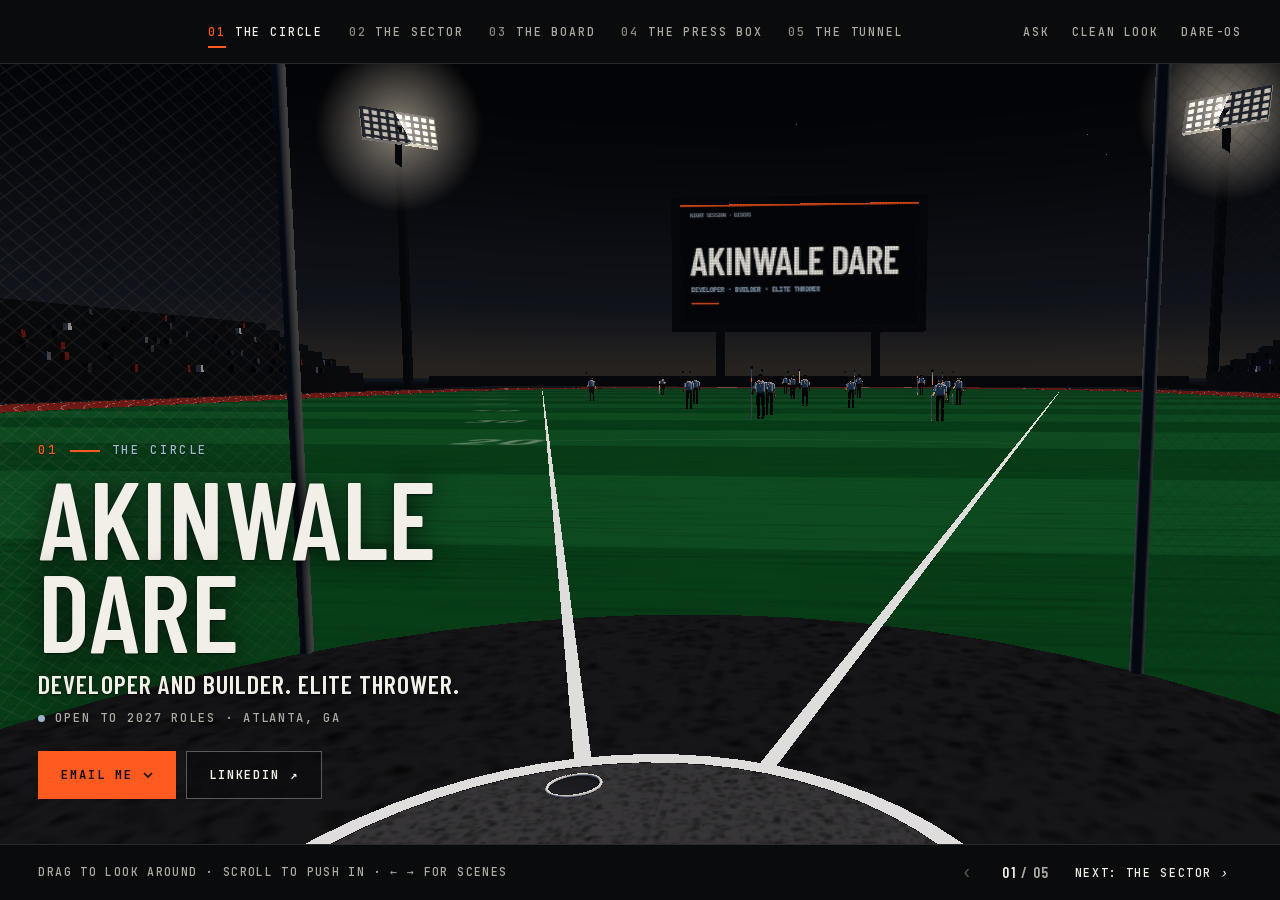
<file: index.html>
<!doctype html>
<html lang="en" data-theme="throws" data-chrome="mac" data-view="stage" data-shot="0">
<head>
<meta charset="utf-8">
<meta name="viewport" content="width=device-width, initial-scale=1, viewport-fit=cover">
<title>Akinwale Dare | Developer and Builder, Elite Thrower</title>
<meta name="description" content="Akinwale Dare: developer and builder in Atlanta, and an elite thrower (discus and hammer). Five scenes at a night meet: his work as measured marks in the sector, live numbers on the board, a short bio and how to reach him.">
<link rel="canonical" href="https://dare-os.vercel.app/">
<meta name="author" content="Akinwale Dare">
<link rel="icon" href="favicon.ico" sizes="any">
<link rel="icon" href="img/favicon-32.png" type="image/png" sizes="32x32">
<link rel="icon" href="img/logo.svg" type="image/svg+xml">
<link rel="apple-touch-icon" href="img/apple-touch-icon.png">
<meta property="og:type" content="profile">
<meta property="og:site_name" content="Akinwale Dare">
<meta property="og:title" content="Akinwale Dare | Developer and Builder, Elite Thrower">
<meta property="og:description" content="Five scenes at a night meet: every project is a measured mark in the sector, the live numbers are on the board, and the tunnel is how to reach him.">
<meta property="og:image" content="https://dare-os.vercel.app/img/og.jpg">
<meta property="og:image:alt" content="Akinwale Dare: the view from the discus circle at a night meet">
<meta property="og:url" content="https://dare-os.vercel.app/">
<meta property="profile:first_name" content="Akinwale">
<meta property="profile:last_name" content="Dare">
<meta name="twitter:card" content="summary_large_image">
<meta name="twitter:title" content="Akinwale Dare | Developer and Builder, Elite Thrower">
<meta name="twitter:description" content="Developer and builder. Elite thrower. Every project is a measured mark in the sector.">
<meta name="twitter:image" content="https://dare-os.vercel.app/img/og.jpg">
<meta name="theme-color" content="#0a0b0d">
<script type="application/ld+json">
{"@context":"https://schema.org","@type":"Person","name":"Akinwale Dare","url":"https://dare-os.vercel.app/","image":"https://dare-os.vercel.app/img/og.jpg","jobTitle":"Software Engineer","description":"Developer and builder. Elite thrower: discus and hammer.","worksFor":{"@type":"Organization","name":"Medland Engineers"},"affiliation":{"@type":"CollegeOrUniversity","name":"Life University"},"address":{"@type":"PostalAddress","addressLocality":"Atlanta","addressRegion":"GA","addressCountry":"US"},"knowsAbout":["TypeScript","React","Next.js","Node.js","Swift","Python","Three.js","Computer vision"],"sameAs":["https://www.linkedin.com/in/akinwaledare","https://github.com/Waleee7","https://worldathletics.org/athletes/united-states/joshua-dare-14939088"]}
</script>
<script>
// Before first paint: the view, the scene and the look. The view is the film (default), the
// desktop (?view=os, a ?theme= link, a #app/ deep link, or already entered this visit) or the
// plain résumé (?view=clean). A scene link (#the-board) always opens the film at that scene.
// The film and the résumé always wear Cinema; the desktop wears the visitor's saved look.
(function (d) {
  var T = { throws: 'mac', retro98: 'win', mac: 'mac', win11: 'win' }, S = ['the-circle', 'the-sector', 'the-board', 'the-press-box', 'the-tunnel'];
  var own = Object.prototype.hasOwnProperty, q = null, t = null, v = 'stage', w = null, s = S.indexOf(location.hash.slice(1));
  d.classList.add('js');
  try { q = new URLSearchParams(location.search); t = q.get('theme'); w = q.get('view'); } catch (e) { q = null; }
  if (w === 'clean' || w === 'stage') v = w;
  else if (s >= 0) v = 'stage';
  else if (w === 'os' || own.call(T, t) || /^#(app|work)\//.test(location.hash)) v = 'os';
  else { try { if (sessionStorage.getItem('jd-view') === 'os') v = 'os'; } catch (e) { /* storage blocked */ } }
  if (!own.call(T, t)) { try { t = localStorage.getItem('jd-theme'); } catch (e) { t = null; } }
  if (!own.call(T, t) || v !== 'os') t = 'throws';
  d.setAttribute('data-theme', t);
  d.setAttribute('data-chrome', T[t]);
  d.setAttribute('data-view', v);
  d.setAttribute('data-shot', String(s < 0 ? 0 : s));
})(document.documentElement);
</script>
<link rel="preload" href="fonts/barlow-condensed-600.woff2" as="font" type="font/woff2" crossorigin>
<link rel="preload" href="fonts/jetbrains-mono.woff2" as="font" type="font/woff2" crossorigin>
<link rel="preload" as="image" href="img/poster.webp" type="image/webp" fetchpriority="high" media="(min-width: 760px) and (min-aspect-ratio: 4/5)">
<link rel="preload" as="image" href="img/poster-tall.webp" type="image/webp" fetchpriority="high" media="(max-width: 759px), (max-aspect-ratio: 4/5)">
<link rel="stylesheet" href="cinema.css">
<link rel="stylesheet" href="style.css">
<script src="js/board.js" defer></script>
<script src="js/throw.js" defer></script>
<script src="js/kb.js" defer></script>
<script src="js/ask.js" defer></script>
<script src="js/wm.js" defer></script>
<script src="js/shell.js" defer></script>
<script src="js/main.js" defer></script>
<script src="js/chat.js" defer></script>
<script src="js/discus.js" defer></script>
<script src="js/term.js" defer></script>
<script src="js/live.js" defer></script>
<script src="js/news.js" defer></script>
<script src="js/scenes.js" defer></script>
</head>
<body>
<a class="skip" href="#desk">Skip to the content</a>

<!-- One icon set for every theme. The shell clones these; each theme colours and frames them. -->
<template id="ic-doc"><svg class="ic" viewBox="0 0 32 32" aria-hidden="true" focusable="false"><path class="a" d="M7 3h12l6 6v20H7z"/><path class="b" d="M19 3v6h6z"/><path class="c" d="M11 14h10M11 18h10M11 22h7"/></svg></template>
<template id="ic-news"><svg class="ic" viewBox="0 0 32 32" aria-hidden="true" focusable="false"><path class="a" d="M16 3l3.6 8.4 9.1.8-6.9 6 2.1 8.9L16 22.4l-7.9 4.7 2.1-8.9-6.9-6 9.1-.8z"/></svg></template>
<template id="ic-folder"><svg class="ic" viewBox="0 0 32 32" aria-hidden="true" focusable="false"><path class="b" d="M3 6h9l3 3h14v18H3z"/><path class="a" d="M3 12h26v15H3z"/></svg></template>
<template id="ic-discus"><svg class="ic" viewBox="0 0 32 32" aria-hidden="true" focusable="false"><path class="c" d="M12.5 19.5L28.5 6M13.6 23.4l16.4-3.6"/><circle class="a" cx="9" cy="23" r="5.5"/><circle class="d" cx="9" cy="23" r="2"/></svg></template>
<template id="ic-chat"><svg class="ic" viewBox="0 0 32 32" aria-hidden="true" focusable="false"><path class="a" d="M4 6h24v15H15l-7 6v-6H4z"/><path class="c" style="stroke-width:3.2" d="M10.5 13.5h0M16 13.5h0M21.5 13.5h0"/></svg></template>
<template id="ic-medal"><svg class="ic" viewBox="0 0 32 32" aria-hidden="true" focusable="false"><path class="b" d="M9 3h6l3 8h-6zM23 3h-6l-3 8h6z"/><circle class="a" cx="16" cy="20" r="8"/><path class="d" d="M16 15.6L17.12 18.46L20.18 18.64L17.81 20.59L18.59 23.56L16 21.9L13.41 23.56L14.19 20.59L11.82 18.64L14.88 18.46Z"/></svg></template>
<template id="ic-mail"><svg class="ic" viewBox="0 0 32 32" aria-hidden="true" focusable="false"><path class="a" d="M3 8h26v17H3z"/><path class="c" d="M3.5 8.5L16 18l12.5-9.5"/></svg></template>
<template id="ic-term"><svg class="ic" viewBox="0 0 32 32" aria-hidden="true" focusable="false"><path class="b" d="M3 5h26v22H3z"/><path class="a" d="M3 5h26v4H3z"/><path class="c" d="M8 14l4 3-4 3M14.5 21h8"/></svg></template>
<template id="ic-gear"><svg class="ic" viewBox="0 0 32 32" aria-hidden="true" focusable="false"><path class="a" d="M25.37 13.92L29.06 14.05L29.06 17.95L25.37 18.08L24.10 21.16L26.61 23.85L23.85 26.61L21.16 24.10L18.08 25.37L17.95 29.06L14.05 29.06L13.92 25.37L10.84 24.10L8.15 26.61L5.39 23.85L7.90 21.16L6.63 18.08L2.94 17.95L2.94 14.05L6.63 13.92L7.90 10.84L5.39 8.15L8.15 5.39L10.84 7.90L13.92 6.63L14.05 2.94L17.95 2.94L18.08 6.63L21.16 7.90L23.85 5.39L26.61 8.15L24.10 10.84Z"/><circle class="e" cx="16" cy="16" r="4.6"/></svg></template>
<template id="ic-bin"><svg class="ic" viewBox="0 0 32 32" aria-hidden="true" focusable="false"><path class="a" d="M8 10h16l-1.6 18H9.6z"/><path class="b" d="M5.5 7h21v3h-21zM13 4h6v3h-6z"/><path class="c" d="M13 14v10M16 14v10M19 14v10"/></svg></template>
<template id="ic-app"><svg class="ic" viewBox="0 0 32 32" aria-hidden="true" focusable="false"><path class="e" d="M3 6h26v21H3z"/><path class="a" d="M3 6h26v5H3z"/><path class="c" d="M8 16h9M8 20h13"/></svg></template>
<template id="ic-cam"><svg class="ic" viewBox="0 0 32 32" aria-hidden="true" focusable="false"><path class="c" d="M4 11V4h7M21 4h7v7M28 21v7h-7M11 28H4v-7"/><circle class="a" cx="16" cy="16" r="6.5"/><circle class="e" cx="16" cy="16" r="2.6"/></svg></template>
<template id="ic-stick"><svg class="ic" viewBox="0 0 32 32" aria-hidden="true" focusable="false"><path class="c" d="M16 11v9M16 14l-6.5 4.5M16 14l7-3.5M16 20l-5 8M16 20l5.5 8"/><circle class="a" cx="16" cy="7" r="3.8"/></svg></template>
<template id="ic-bag"><svg class="ic" viewBox="0 0 32 32" aria-hidden="true" focusable="false"><path class="a" d="M6 11h20l-1.5 17h-17z"/><path class="c" d="M11.5 14V9a4.5 4.5 0 0 1 9 0v5"/></svg></template>

<!-- Mac-style themes: the menu bar -->
<header class="menubar" aria-label="Menu bar">
  <button class="mb-logo" type="button" data-launch="readme" aria-label="About Akinwale Dare"><span data-icon="discus"></span></button>
  <b class="mb-name">Akinwale Dare</b>
  <nav class="mb-menu" aria-label="Menu">
    <button type="button" class="to-stage" data-view-go="stage"><span class="to-ring" aria-hidden="true"></span>Scenes</button>
    <button type="button" data-launch="projects">Projects</button>
    <button type="button" data-launch="circle">DISCUS DISASTER</button>
    <button type="button" data-launch="ask">Ask</button>
    <button type="button" data-launch="contact">Contact</button>
  </nav>
  <div class="mb-right">
    <button class="news-btn" type="button" data-launch="news"><span aria-hidden="true">★</span> What's New</button>
    <span class="live-pill" title="Products answering right now, probed from your browser"><span class="ldot" aria-hidden="true"></span><span><span data-count="sites">11</span>/11 live</span></span>
    <button class="mb-search" type="button" data-launch="ask" aria-label="Search: ask the portfolio"><svg viewBox="0 0 20 20" aria-hidden="true" focusable="false"><circle cx="8.5" cy="8.5" r="5.5"/><path d="M12.6 12.6L17 17"/></svg></button>
    <span class="clock" data-clock="mac"></span>
  </div>
</header>

<main class="desk" id="desk" tabindex="-1">
  <h1 class="sr desk-h">Akinwale Dare: developer and builder, elite thrower. Atlanta.</h1>

  <!-- ============ CINEMA: five scenes at a night meet. The 3D (js/cinema3d.js) plays behind the words ============ -->
  <section class="cine" id="stage" aria-label="Akinwale Dare, in five scenes">
    <div class="cine-frame">
      <picture class="cine-poster">
        <source media="(max-width: 759px), (max-aspect-ratio: 4/5)" srcset="img/poster-tall.webp" type="image/webp" width="780" height="744">
        <img src="img/poster.webp" alt="" width="1600" height="867" fetchpriority="high">
      </picture>
      <canvas class="cine-canvas" aria-hidden="true"></canvas>
    </div>

    <header class="cine-top">
      <a class="cine-mark" href="#the-circle" data-go="0">Akinwale Dare</a>
      <nav class="cine-shots" aria-label="Scenes">
        <ol>
          <li><a href="#the-circle" data-go="0" aria-current="step"><i>01</i><span class="l-long">The Circle</span><span class="l-short">Circle</span></a></li>
          <li><a href="#the-sector" data-go="1"><i>02</i><span class="l-long">The Sector</span><span class="l-short">Sector</span></a></li>
          <li><a href="#the-board" data-go="2"><i>03</i><span class="l-long">The Board</span><span class="l-short">Board</span></a></li>
          <li><a href="#the-press-box" data-go="3"><i>04</i><span class="l-long">The Press Box</span><span class="l-short">Press</span></a></li>
          <li><a href="#the-tunnel" data-go="4"><i>05</i><span class="l-long">The Tunnel</span><span class="l-short">Tunnel</span></a></li>
        </ol>
      </nav>
      <nav class="cine-quiet" aria-label="Other ways in">
        <button type="button" data-ask>Ask</button>
        <a href="?view=clean" data-view-go="clean">Clean look</a>
        <a class="cine-os" href="?view=os" data-view-go="os">DARE-OS</a>
      </nav>
    </header>

    <div class="cine-panels">
      <section class="scene" id="the-circle" data-n="0" aria-labelledby="sc-0">
        <p class="slate"><i>01</i>The Circle</p>
        <h1 class="sc-name" id="sc-0">Akinwale Dare</h1>
        <p class="sc-line">Developer and builder. Elite thrower.</p>
        <p class="sc-meta"><span class="cdot" aria-hidden="true"></span>Open to 2027 roles · Atlanta, GA</p>
        <div class="sc-cta">
          <div class="mail">
            <button class="cbtn main" type="button" aria-expanded="false" aria-controls="mail-0" data-mail-btn>Email me <svg viewBox="0 0 10 6" aria-hidden="true" focusable="false"><path d="M1 1l4 4 4-4"/></svg></button>
            <ul class="mail-menu" id="mail-0" hidden>
              <li><a href="#the-circle" data-mail="work"><b>Work</b><span>A role on your team</span></a></li>
              <li><a href="#the-circle" data-mail="contract"><b>Contract</b><span>A build for your business</span></a></li>
              <li><a href="#the-circle" data-mail="question"><b>Question</b><span>Anything else</span></a></li>
            </ul>
          </div>
          <a class="cbtn" href="https://www.linkedin.com/in/akinwaledare" target="_blank" rel="noopener">LinkedIn <span aria-hidden="true">↗</span></a>
        </div>
      </section>

      <section class="scene" id="the-sector" data-n="1" aria-labelledby="sc-1">
        <p class="slate"><i>02</i>The Sector</p>
        <h2 class="sr" id="sc-1">The work: every project is a mark in the sector, measured</h2>
        <p class="pl-cat" data-p="cat">Mark 01 of 16 · Sports tech</p>
        <p class="pl-name" data-p="name">SECTOR</p>
        <p class="pl-num"><b data-p="big">3.9</b><span data-p="unit">cm</span></p>
        <p class="pl-what" data-p="what">off on a 68 m reference throw</p>
        <p class="pl-how" data-p="how">SECTOR's accuracy harness renders a 68.14 m throw with a known answer, then measures it back from the pixels alone: 68.10 m. 58 tests pass.</p>
        <p class="pl-stamp"><span data-p="when">Re-run 15 Nov 2026</span><span class="pl-live" data-p="live" hidden></span></p>
        <div class="pl-go">
          <button class="cbtn" type="button" data-open-case>Open the case study</button>
          <span class="pl-step"><button type="button" data-step="-1" aria-label="Previous mark">‹</button><button type="button" data-step="1" aria-label="Next mark">›</button></span>
          <button class="pl-all" type="button" aria-expanded="false" aria-controls="marks" data-all-marks>All 16 marks</button>
          <ol class="marks" id="marks" data-marks aria-label="All 16 marks" hidden></ol>
        </div>
      </section>

      <section class="scene" id="the-board" data-n="2" aria-labelledby="sc-2">
        <p class="slate"><i>03</i>The Board</p>
        <h2 class="sc-h" id="sc-2">The proof</h2>
        <ol class="rows" data-rows aria-label="The board">
          <li><button type="button" data-row="0" aria-pressed="true"><span class="b-l">Live now</span><span class="b-v"><b>11/11</b></span><span class="b-w">products answering your browser</span><span class="b-s">Probed from your browser as the page loads</span></button></li>
          <li><button type="button" data-row="1" aria-pressed="false"><span class="b-l">Tests</span><span class="b-v"><b>918</b></span><span class="b-w">passing across 8 projects</span><span class="b-s">Re-run from each public repo · 15 Nov 2026</span></button></li>
          <li><button type="button" data-row="2" aria-pressed="false"><span class="b-l">Precision</span><span class="b-v"><b>3.9</b> <small>cm</small></span><span class="b-w">off on a 68 m reference throw</span><span class="b-s">SECTOR accuracy harness · 15 Nov 2026</span></button></li>
          <li><button type="button" data-row="3" aria-pressed="false"><span class="b-l">Frame time</span><span class="b-v"><b>8.3</b> <small>ms</small></span><span class="b-w">with 12 ragdolls on screen</span><span class="b-s">RAGDOLL RIOT, M3 Pro, 475 frames · 15 Nov 2026</span></button></li>
          <li><button type="button" data-row="4" aria-pressed="false"><span class="b-l">Clients</span><span class="b-v"><b>2</b> <small>live</small></span><span class="b-w">one taking cards on live Stripe</span><span class="b-s">D'extensionz · CleanBins Tuscaloosa</span></button></li>
          <li><button type="button" data-row="5" aria-pressed="false"><span class="b-l">Open source</span><span class="b-v"><b>17</b> <small>repos</small></span><span class="b-w">public on GitHub</span><span class="b-s">GitHub · snapshot 15 Nov 2026</span></button></li>
          <li><button type="button" data-row="6" aria-pressed="false"><span class="b-l">Last push</span><span class="b-v"><b>15</b> <small>Nov</small></span><span class="b-w">peach-dash</span><span class="b-s">GitHub · snapshot 15 Nov 2026</span></button></li>
        </ol>
        <p class="b-cap"><span data-cap-what>products answering your browser</span><span data-cap-src>Probed from your browser as the page loads</span></p>
      </section>

      <section class="scene" id="the-press-box" data-n="3" aria-labelledby="sc-3">
        <p class="slate"><i>04</i>The Press Box</p>
        <h2 class="sc-h" id="sc-3">About</h2>
        <p class="sc-body">Akinwale Dare is a developer and builder in Atlanta. He is a software engineer at Medland Engineers (remote, since December 2025) and ships his own products: computer vision that measures a throw from one phone video, two live client builds, browser games and developer tools. 918 tests pass across eight of them.</p>
        <p class="sc-body">He is also an elite thrower: discus and hammer at Life University, and a conference champion in discus.</p>
        <dl class="facts">
          <div><dt>Degree</dt><dd>B.S. Computer Information Systems, Life University, March 2027</dd></div>
          <div><dt>Honors</dt><dd>President's List, Winter 2026 · Conference champion, discus</dd></div>
          <div><dt>Certified</dt><dd>CompTIA A+, November 2024</dd></div>
          <div><dt>Stack</dt><dd>TypeScript · React and Next.js · Node · Swift · Python · Three.js</dd></div>
        </dl>
        <p class="sc-more"><a href="https://worldathletics.org/athletes/united-states/joshua-dare-14939088" target="_blank" rel="noopener">His results on World Athletics <span aria-hidden="true">↗</span></a></p>
      </section>

      <section class="scene" id="the-tunnel" data-n="4" aria-labelledby="sc-4">
        <p class="slate"><i>05</i>The Tunnel</p>
        <h2 class="sc-h" id="sc-4">Get in touch</h2>
        <p class="sc-body">Open to software engineering roles for 2027, after graduating in March, and taking client builds now. Email reaches him directly: <a data-email data-email-text href="#the-tunnel">his email address</a>.</p>
        <div class="sc-cta">
          <div class="mail">
            <button class="cbtn main" type="button" aria-expanded="false" aria-controls="mail-4" data-mail-btn>Email <svg viewBox="0 0 10 6" aria-hidden="true" focusable="false"><path d="M1 1l4 4 4-4"/></svg></button>
            <ul class="mail-menu" id="mail-4" hidden>
              <li><a href="#the-tunnel" data-mail="work"><b>Work</b><span>A role on your team</span></a></li>
              <li><a href="#the-tunnel" data-mail="contract"><b>Contract</b><span>A build for your business</span></a></li>
              <li><a href="#the-tunnel" data-mail="question"><b>Question</b><span>Anything else</span></a></li>
            </ul>
          </div>
          <a class="cbtn" href="https://www.linkedin.com/in/akinwaledare" target="_blank" rel="noopener">LinkedIn <span aria-hidden="true">↗</span></a>
          <a class="cbtn" href="https://github.com/Waleee7" target="_blank" rel="noopener">GitHub <span aria-hidden="true">↗</span></a>
          <a class="cbtn" href="?view=clean" data-view-go="clean">Résumé</a>
        </div>
      </section>
    </div>

    <footer class="cine-foot">
      <p class="cine-hint"><span class="h-desk">Drag to look around · Scroll to push in · ← → for scenes</span><span class="h-touch">Drag to look around · Swipe for scenes</span></p>
      <div class="cine-step">
        <button type="button" data-prev aria-label="Previous scene">‹</button>
        <p class="cine-count" aria-hidden="true"><b data-count-now>01</b> / 05</p>
        <button type="button" data-next>Next: <span>The Sector</span> <i aria-hidden="true">›</i></button>
      </div>
    </footer>
    <p class="sr" role="status" data-say></p>
  </section>
  <!-- ============ CLEAN LOOK: a plain, printable one-page résumé (?view=clean) ============ -->
  <article class="clean" id="clean" aria-labelledby="cl-h">
    <header class="cl-head">
      <div>
        <h2 class="cl-name" id="cl-h">Akinwale Dare</h2>
        <p class="cl-role">Software Engineer · Builder · Elite Thrower (discus, hammer) · Atlanta, GA</p>
      </div>
      <ul class="cl-contact">
        <li><a data-email data-email-text href="#clean">Email</a></li>
        <li><a href="https://www.linkedin.com/in/akinwaledare">linkedin.com/in/akinwaledare</a></li>
        <li><a href="https://github.com/Waleee7">github.com/Waleee7</a></li>
        <li><a href="https://dare-os.vercel.app">dare-os.vercel.app</a></li>
      </ul>
    </header>
    <p class="cl-sum">Developer and builder who ships things you can open, and proves them with tests and measurements. Open to software engineering roles for 2027, after graduating in March, and taking client builds now.</p>
    <section class="cl-sec" aria-labelledby="cl-exp">
      <h3 id="cl-exp">Experience</h3>
      <div class="cl-row"><p><b>Software Engineer</b>, Medland Engineers (remote)</p><p class="cl-when">Dec 2025 – present</p></div>
      <div class="cl-row"><p><b>Front-end Developer</b>, DailyIFA</p></div>
      <div class="cl-row"><p><b>Client builds</b>: D'extensionz, a storefront taking real cards on live Stripe, and CleanBins Tuscaloosa. Both live.</p></div>
    </section>
    <section class="cl-sec" aria-labelledby="cl-work">
      <h3 id="cl-work">Selected work <small>Counts re-run 15 Nov 2026 unless dated</small></h3>
      <table class="cl-t">
        <thead><tr><th scope="col">Project</th><th scope="col">What it is</th><th scope="col">Measured</th></tr></thead>
        <tbody>
          <tr><th scope="row">SECTOR</th><td>Measures a throw's release speed, angle and height from one phone video, in the browser</td><td>3.9 cm off on a 68 m reference throw · 58 tests</td></tr>
          <tr><th scope="row">DARE Desk</th><td>Rules-based options decision engine, paper-first</td><td>129 tests</td></tr>
          <tr><th scope="row">TELLS</th><td>In-browser scam checker that marks the words that give a message away</td><td>95.2% precision, 83.3% recall on a 45-message holdout · 228 tests</td></tr>
          <tr><th scope="row">Hushprint</th><td>Shows what a file leaks (GPS, authors) and strips it in the browser</td><td>117 tests · 10 file types · 0 uploads</td></tr>
          <tr><th scope="row">DARE CHECK</th><td>Free website safety grade for small businesses</td><td>115 tests · 14 checks · 0 dependencies</td></tr>
          <tr><th scope="row">RAGDOLL RIOT</th><td>Browser brawler with Verlet ragdolls and no engine</td><td>8.3 ms frames with 12 ragdolls · 369 browser checks</td></tr>
          <tr><th scope="row">PEACH DASH</th><td>3D endless runner through Atlanta in Three.js</td><td>51 tests · a 6,000 m autopilot run</td></tr>
          <tr><th scope="row">Options Lab</th><td>Free options course with a pricing engine</td><td>113 tests · 1,720 browser checks (5 Nov)</td></tr>
          <tr><th scope="row">ThrowingTracker</th><td>Offline-first training log for throwers</td><td>107 tests</td></tr>
          <tr><th scope="row">trackside</th><td>Track and field measurement from one camera, in Python</td><td>Error bar on every number</td></tr>
          <tr><th scope="row">echo</th><td>MCP server that gives AI assistants a lasting memory</td><td>5 MCP tools · MIT</td></tr>
          <tr><th scope="row">GROUND STOP</th><td>Airport sim on the live FAA feed</td><td>In progress</td></tr>
        </tbody>
      </table>
    </section>
    <div class="cl-two">
      <section class="cl-sec" aria-labelledby="cl-edu">
        <h3 id="cl-edu">Education</h3>
        <p><b>B.S. Computer Information Systems</b>, Life University, March 2027</p>
        <p>President's List, Winter 2026 · CompTIA A+, Nov 2024</p>
      </section>
      <section class="cl-sec" aria-labelledby="cl-ath">
        <h3 id="cl-ath">Athletics</h3>
        <p>Elite thrower at Life University: discus and hammer. Conference champion in discus.</p>
        <p>Discus 51.92 m (1.5 kg, 2021) · 48.06 m (1.75 kg, 2022) · 45.30 m (2 kg, 2023)</p>
      </section>
    </div>
    <section class="cl-sec" aria-labelledby="cl-stack">
      <h3 id="cl-stack">Stack</h3>
      <p>TypeScript · React and Next.js · Node · Tailwind · Swift and SwiftUI · Python (OpenCV, NumPy, SciPy) · Three.js · Vitest · Playwright · Vercel</p>
    </section>
    <footer class="cl-foot">
      <p>Test counts were re-run on 15 Nov 2026 from each project's public repo. Live sites are probed from your browser on the main page.</p>
      <p class="cl-act"><button type="button" data-print>Print or save as PDF</button><a href="?view=stage" data-view-go="stage">Back to the scenes</a><a href="?view=os" data-view-go="os">Open DARE-OS</a></p>
    </footer>
  </article>

  <div class="wall" aria-hidden="true">
    <!-- Throws Night: the throwing sector, chalked on the desktop -->
    <svg class="wall-sector" viewBox="0 0 1000 620" preserveAspectRatio="xMaxYMax slice">
      <g fill="none" stroke="rgba(238,241,246,.11)" stroke-width="1.2">
        <circle cx="120" cy="560" r="16" stroke="rgba(255,90,31,.7)" stroke-width="2"/>
        <path d="M120 560 L980 30"/><path d="M120 560 L995 300"/>
        <path d="M332 429 A 250 250 0 0 1 359 487"/><path d="M459 351 A 400 400 0 0 1 503 444"/>
        <path d="M587 272 A 550 550 0 0 1 648 401"/><path d="M714 194 A 700 700 0 0 1 792 357"/><path d="M842 115 A 850 850 0 0 1 937 314"/>
      </g>
      <g fill="rgba(238,241,246,.2)" font-family="JetBrains Mono, monospace" font-size="12" letter-spacing="2">
        <text x="300" y="420">20M</text><text x="428" y="342">30M</text><text x="556" y="263">40M</text><text x="684" y="186">50M</text><text x="812" y="107">60M</text>
      </g>
    </svg>
    <!-- Windows 11: a bloom of soft blue petals -->
    <svg class="wall-bloom" viewBox="0 0 1600 1000" preserveAspectRatio="xMidYMid slice">
      <defs>
        <radialGradient id="bl-bg" cx="50%" cy="62%" r="75%"><stop offset="0" stop-color="#2f7de1"/><stop offset=".45" stop-color="#0d3f9e"/><stop offset="1" stop-color="#061a4a"/></radialGradient>
        <linearGradient id="bl-p" x1="0" y1="0" x2="0" y2="1"><stop offset="0" stop-color="#bfe3ff"/><stop offset=".55" stop-color="#4aa3ff"/><stop offset="1" stop-color="#1757d6"/></linearGradient>
        <filter id="bl-soft"><feGaussianBlur stdDeviation="6"/></filter>
      </defs>
      <rect width="1600" height="1000" fill="url(#bl-bg)"/>
      <g transform="translate(800 640)" filter="url(#bl-soft)" opacity=".9">
        <path d="M0 0 C -120 -160 -90 -360 0 -470 C 90 -360 120 -160 0 0Z" fill="url(#bl-p)" transform="rotate(-62)" opacity=".55"/>
        <path d="M0 0 C -120 -160 -90 -360 0 -470 C 90 -360 120 -160 0 0Z" fill="url(#bl-p)" transform="rotate(-31)" opacity=".7"/>
        <path d="M0 0 C -130 -170 -100 -390 0 -520 C 100 -390 130 -170 0 0Z" fill="url(#bl-p)" opacity=".85"/>
        <path d="M0 0 C -120 -160 -90 -360 0 -470 C 90 -360 120 -160 0 0Z" fill="url(#bl-p)" transform="rotate(31)" opacity=".7"/>
        <path d="M0 0 C -120 -160 -90 -360 0 -470 C 90 -360 120 -160 0 0Z" fill="url(#bl-p)" transform="rotate(62)" opacity=".55"/>
      </g>
    </svg>
  </div>

  <nav class="icons" aria-label="Desktop" data-launchers="desktop"></nav>

  <!-- Phones: a home screen instead of a desktop -->
  <div class="home">
    <div class="sbar"><span class="clock" data-clock="phone"></span><span class="live-pill"><span class="ldot" aria-hidden="true"></span><span><span data-count="sites">11</span>/11 live</span></span></div>
    <section class="widget" aria-label="Akinwale Dare at a glance">
      <p class="w-kick">DEVELOPER · BUILDER · ELITE THROWER</p>
      <p class="w-name">Akinwale Dare</p>
      <p class="w-line">Software engineer, Medland Engineers. Elite thrower: discus and hammer, Life University.</p>
      <p class="w-line">B.S. Computer Information Systems, March 2027.</p>
      <p class="w-stats"><span><b data-count="sites">11</b> live</span><span><b>918</b> tests</span><span><b>2</b> clients</span></p>
      <form class="w-ask" data-nudge>
        <label class="sr" for="w-q">Ask Akinwale a question</label>
        <input id="w-q" name="q" maxlength="240" autocomplete="off" placeholder="Ask me anything…" enterkeyhint="send">
        <button type="submit">Ask</button>
      </form>
    </section>
    <nav class="grid" aria-label="Home screen" data-launchers="grid"></nav>
    <section class="hfeed" aria-labelledby="hf-h">
      <header><h2 id="hf-h">Shipped this week</h2><span data-feed-stamp>Snapshot · 15 Nov</span></header>
      <ol class="f-list" data-feed>
        <li><time datetime="2026-11-15T20:00:13Z">15 Nov</time><a href="https://github.com/Waleee7/peach-dash/commit/3645750" target="_blank" rel="noopener">peach-dash</a><span>Lighter on phones</span></li>
        <li><time datetime="2026-11-07T19:22:18Z">7 Nov</time><a href="https://github.com/Waleee7/ragdoll-riot" target="_blank" rel="noopener">ragdoll-riot</a><span>Pushed to main</span></li>
        <li><time datetime="2026-11-06T16:13:28Z">6 Nov</time><a href="https://github.com/Waleee7/GlobalLingo" target="_blank" rel="noopener">GlobalLingo</a><span>Pushed to main</span></li>
      </ol>
      <button class="hf-stage" type="button" data-view-go="stage"><span class="to-ring" aria-hidden="true"></span>Back to the scenes</button>
    </section>
    <nav class="pdock" aria-label="Home dock" data-launchers="pdock"></nav>
  </div>

  <!-- ============ README ============ -->
  <section class="win" id="w-readme" data-app="readme" data-icon="doc" data-size="700x640" data-pos="left" role="dialog" aria-labelledby="t-readme">
    <header class="wt"><h2 class="wt-t" id="t-readme">README</h2></header>
    <div class="wb readme">
      <div class="doc">
        <p class="kick">DEVELOPER · BUILDER · ELITE THROWER · ATLANTA</p>
        <p class="name">Akinwale Dare</p>
        <p class="motto">If it isn't measured, it didn't count.</p>
        <ul class="ident">
          <li><b>B.S. Computer Information Systems</b>, Life University, March 2027</li>
          <li><b>Software Engineer</b>, Medland Engineers (remote), since Dec 2025</li>
          <li><b>Elite thrower</b>: discus and hammer, conference champion in discus</li>
          <li><b><span data-count="sites">11</span> products live</b>, 2 client builds and 918 passing tests</li>
          <li><b>CompTIA A+</b> certified · President's List, Winter 2026</li>
        </ul>
        <div class="cta">
          <button class="btn main" type="button" data-ask>Ask me</button>
          <button class="btn" type="button" data-launch="projects">See projects</button>
          <button class="btn" type="button" data-launch="circle">Take a throw</button>
          <a class="btn" data-email href="#w-contact">Email me</a>
        </div>
      </div>
      <section class="score" data-scorecard aria-labelledby="score-h">
        <header><h3 id="score-h">Scorecard</h3><span data-stamp>UPDATED 15·11·26</span></header>
        <dl>
          <div data-live="sites" title="Each product's live URL, probed from your browser when this page loaded"><dt><span class="dot" aria-hidden="true"></span>LIVE</dt><dd><b>11</b><span data-v> products answering</span></dd></div>
          <div title="Re-run 15 Nov 2026 from each public repo: SECTOR 58 · ThrowingTracker 107 · DARE Desk 129 · PEACH DASH 51 · TELLS 228 · Hushprint 117 · Options Lab 113 · DARE CHECK 115"><dt>TESTED</dt><dd><b>918</b> passing · 8 projects</dd></div>
          <div title="SECTOR's accuracy harness: a rendered 68.14 m throw, measured back from the pixels as 68.10 m. Re-run 15 Nov 2026"><dt>PRECISE</dt><dd><b>3.9 cm</b> off on a 68 m throw</dd></div>
          <div title="475 frames at 1440×900 and 2× pixel ratio, headless Chrome on an M3 Pro. Re-measured 15 Nov 2026"><dt>FAST</dt><dd><b>8.3 ms</b> frames · 12 ragdolls</dd></div>
          <div title="D'extensionz and CleanBins Tuscaloosa"><dt>CLIENTS</dt><dd><b>2</b> live · 1 on live Stripe</dd></div>
          <div data-live="repos" title="Public repos on github.com/Waleee7, from the GitHub API"><dt><span class="dot" aria-hidden="true"></span>OPEN SOURCE</dt><dd><b>17</b> <span data-v>public repos</span></dd></div>
          <div data-live="push" title="Latest public push, from the GitHub API"><dt><span class="dot" aria-hidden="true"></span>LAST PUSH</dt><dd><b>15 Nov</b> <span data-v>· peach-dash</span></dd></div>
        </dl>
        <p class="how">Green dot: fetched live in your browser. Hover a row to see how it's counted.</p>
      </section>
      <p class="status"><span>Open to 2027 roles · taking client builds</span><span data-pagestats>Every mark on this page was measured</span></p>
    </div>
  </section>

  <!-- ============ PROJECTS ============ -->
  <section class="win" id="w-projects" data-app="projects" data-icon="folder" data-size="940x640" role="dialog" aria-labelledby="t-projects">
    <header class="wt"><h2 class="wt-t" id="t-projects">Projects</h2></header>
    <div class="wb explorer">
      <div class="ex-bar"><span class="ex-label" aria-hidden="true">Address</span><span class="ex-addr" data-addr>C:\Akinwale\Projects</span><span class="ex-count">16 projects</span></div>
      <div class="ex-main">
        <nav class="ex-side" aria-label="Project groups">
          <a href="#g-sports">Sports tech</a><a href="#g-clients">Client builds</a><a href="#g-games">Games &amp; media</a><a href="#g-tools">AI &amp; dev tools</a><a href="#g-learn">Learning apps</a>
        </nav>
        <div class="ex-list" tabindex="0" aria-label="Projects">
          <section class="ex-group" id="g-sports" aria-labelledby="gh-sports">
            <h3 id="gh-sports">Sports tech</h3>
            <ul>
              <li><button type="button" class="ex-item" data-project="sector"><span class="thumb"><img src="img/sector.jpg" alt="" loading="lazy" width="1200" height="750"></span><span class="ex-name">SECTOR</span><span class="ex-tag">01 · Computer vision</span></button></li>
              <li><button type="button" class="ex-item" data-project="trackside"><span class="thumb th-diagram" aria-hidden="true"><svg viewBox="0 0 160 100"><path d="M8 88H152" stroke="#9aa3b5" fill="none"/><path d="M22 74 Q 74 4 140 88" fill="none" stroke="#ff5a1f" stroke-width="3" stroke-dasharray="6 5"/><circle cx="22" cy="74" r="4" fill="#eef1f6"/></svg></span><span class="ex-name">trackside</span><span class="ex-tag">08 · Measurement, Python</span></button></li>
              <li><button type="button" class="ex-item" data-project="throwingtracker"><span class="thumb"><img src="img/throwingtracker.jpg" alt="" loading="lazy" width="1200" height="750"></span><span class="ex-name">ThrowingTracker</span><span class="ex-tag">Training log · 107 tests</span></button></li>
            </ul>
          </section>
          <section class="ex-group" id="g-clients" aria-labelledby="gh-clients">
            <h3 id="gh-clients">Client builds</h3>
            <ul>
              <li><button type="button" class="ex-item" data-project="dextensionz"><span class="thumb"><img src="img/dextensionz.jpg" alt="" loading="lazy" width="1200" height="750"></span><span class="ex-name">D'extensionz</span><span class="ex-tag">02 · Live Stripe storefront</span></button></li>
              <li><button type="button" class="ex-item" data-project="cleanbins"><span class="thumb"><img src="img/cleanbins.jpg" alt="" loading="lazy" width="1200" height="750"></span><span class="ex-name">CleanBins Tuscaloosa</span><span class="ex-tag">Client site · live</span></button></li>
            </ul>
          </section>
          <section class="ex-group" id="g-games" aria-labelledby="gh-games">
            <h3 id="gh-games">Games &amp; media</h3>
            <ul>
              <li><button type="button" class="ex-item" data-project="peachdash"><span class="thumb"><img src="img/peachdash.jpg" alt="" loading="lazy" width="1200" height="750"></span><span class="ex-name">PEACH DASH</span><span class="ex-tag">Phone update · 3D Atlanta runner</span></button></li>
              <li><button type="button" class="ex-item" data-project="ragdoll"><span class="thumb"><img src="img/ragdoll.jpg" alt="" loading="lazy" width="1200" height="750"></span><span class="ex-name">RAGDOLL RIOT</span><span class="ex-tag">03 · Browser game</span></button></li>
              <li><button type="button" class="ex-item" data-project="blox"><span class="thumb"><img src="img/blox.jpg" alt="" loading="lazy" width="1080" height="1920"></span><span class="ex-name">BLOX LIFE</span><span class="ex-tag">Shipping soon · 3D video engine</span></button></li>
              <li><button type="button" class="ex-item" data-project="groundstop"><span class="thumb th-gs" aria-hidden="true"><svg viewBox="0 0 160 100"><rect width="160" height="100" fill="#05070b"/><path d="M14 78 L146 52" stroke="rgba(238,241,246,.28)" stroke-width="14"/><path d="M14 78 L146 52" stroke="#eef1f6" stroke-width="1.4" stroke-dasharray="7 6"/><circle cx="96" cy="34" r="16" fill="none" stroke="#ff5a1f" stroke-width="1.6" stroke-dasharray="4 4"/><path d="M90 34h12M96 28v12" stroke="#ff5a1f" stroke-width="1.6"/></svg></span><span class="ex-name">GROUND STOP</span><span class="ex-tag">In progress · FAA-fed sim</span></button></li>
              <li><button type="button" class="ex-item" data-project="infinite"><span class="thumb th-race" aria-hidden="true"><svg viewBox="0 0 160 100"><rect width="160" height="100" fill="#05070b"/><path d="M10 90 C 70 90, 80 20, 152 16" fill="none" stroke="rgba(238,241,246,.3)" stroke-width="12"/><path d="M10 90 C 70 90, 80 20, 152 16" fill="none" stroke="#ff5a1f" stroke-width="2" stroke-dasharray="8 7"/></svg></span><span class="ex-name">Infinite Edition</span><span class="ex-tag">Racing game · in progress</span></button></li>
            </ul>
          </section>
          <section class="ex-group" id="g-tools" aria-labelledby="gh-tools">
            <h3 id="gh-tools">AI &amp; dev tools</h3>
            <ul>
              <li><button type="button" class="ex-item" data-project="tells"><span class="thumb"><img src="img/tells.jpg" alt="" loading="lazy" width="1200" height="750"></span><span class="ex-name">TELLS</span><span class="ex-tag">New · scam checker</span></button></li>
              <li><button type="button" class="ex-item" data-project="hushprint"><span class="thumb"><img src="img/hushprint.jpg" alt="" loading="lazy" width="1200" height="750"></span><span class="ex-name">Hushprint</span><span class="ex-tag">New · file privacy tool</span></button></li>
              <li><button type="button" class="ex-item" data-project="darecheck"><span class="thumb"><img src="img/darecheck.jpg" alt="" loading="lazy" width="1200" height="750"></span><span class="ex-name">DARE CHECK</span><span class="ex-tag">Live · website safety grade</span></button></li>
              <li><button type="button" class="ex-item" data-project="echo"><span class="thumb"><img src="img/echo.jpg" alt="" loading="lazy" width="1200" height="750"></span><span class="ex-name">echo</span><span class="ex-tag">04 · MCP memory server</span></button></li>
              <li><button type="button" class="ex-item" data-project="daredesk"><span class="thumb th-term" aria-hidden="true"><span>$ vitest run<br>✓ 106 passed</span></span><span class="ex-name">DARE Desk</span><span class="ex-tag">06 · Tested options engine</span></button></li>
              <li><button type="button" class="ex-item" data-project="notch"><span class="thumb"><img src="img/notch.jpg" alt="" loading="lazy" width="1200" height="480"></span><span class="ex-name">Claude Notch</span><span class="ex-tag">07 · macOS dev tool</span></button></li>
              <li><button type="button" class="ex-item" data-project="sandy"><span class="thumb"><img src="img/sandy.jpg" alt="" loading="lazy" width="1200" height="750"></span><span class="ex-name">Sandy</span><span class="ex-tag">Hackathon · team build</span></button></li>
            </ul>
          </section>
          <section class="ex-group" id="g-learn" aria-labelledby="gh-learn">
            <h3 id="gh-learn">Learning apps</h3>
            <ul>
              <li><button type="button" class="ex-item" data-project="lingo"><span class="thumb"><img src="img/globallingo.jpg" alt="" loading="lazy" width="1200" height="750"></span><span class="ex-name">GlobalLingo</span><span class="ex-tag">3D translation app</span></button></li>
              <li><button type="button" class="ex-item" data-project="course"><span class="thumb"><img src="img/course.jpg" alt="" loading="lazy" width="1200" height="750"></span><span class="ex-name">Options Lab</span><span class="ex-tag">Honest options course · live</span></button></li>
            </ul>
          </section>
        </div>
      </div>
      <p class="status"><span>16 projects · 8 on the main board</span><span>Open one for the full write-up</span></p>
    </div>
  </section>

  <!-- ============ WHAT'S NEW ============ -->
  <section class="win" id="w-news" data-app="news" data-icon="news" data-size="560x560" data-min="320x360" role="dialog" aria-labelledby="t-news">
    <header class="wt"><h2 class="wt-t" id="t-news">What's New</h2></header>
    <div class="wb news">
      <p class="news-kick">Recent ships. Open one to see it.</p>
      <ol class="news-list">
        <li><time datetime="2026-11-15">15 NOV</time><button type="button" data-project="peachdash"><b>PEACH DASH got lighter on phones</b><span>Half-size building atlases and phone-sized skies, with no allocations in the frame loop.</span></button></li>
        <li><time datetime="2026-11-07">7 NOV</time><button type="button" data-project="ragdoll"><b>RAGDOLL RIOT got big</b><span>Three locations, an endless mode that crashes through them, a slide and a GIANT power-up.</span></button></li>
        <li><time datetime="2026-11-05">5 NOV</time><button type="button" data-project="peachdash"><b>PEACH DASH got a neon city</b><span>Every box building replaced with illustrated Atlanta art.</span></button></li>
        <li><time datetime="2026-11-05">5 NOV</time><button type="button" data-project="course"><b>Options Lab passed 1,720 browser checks</b><span>On the live site in three browsers, and a DARE CHECK grade of A 96.</span></button></li>
        <li><time datetime="2026-11-05">5 NOV</time><button type="button" data-project="darecheck"><b>DARE CHECK went live</b><span>A free safety grade for small-business websites, with the source public.</span></button></li>
        <li><time datetime="2026-11-05">5 NOV</time><button type="button" data-launch="circle"><b>DISCUS DISASTER got its art pass</b><span>Illustrated crowds, props and scenery in the stadium.</span></button></li>
      </ol>
    </div>
  </section>

  <!-- ============ DISCUS DISASTER (app id: circle) ============ -->
  <section class="win" id="w-circle" data-app="circle" data-icon="discus" data-size="1100x700" data-min="420x420" data-pos="center" role="dialog" aria-labelledby="t-circle">
    <header class="wt"><h2 class="wt-t" id="t-circle">DISCUS DISASTER</h2></header>
    <div class="wb dd-app">
      <div class="dd-frame">
        <iframe title="DISCUS DISASTER, a 3D discus game" data-src="https://discus-disaster.vercel.app/?from=dare-os" allow="fullscreen; gamepad; autoplay" loading="lazy" referrerpolicy="no-referrer"></iframe>
        <p class="dd-wait" aria-hidden="true">LOADING THE STADIUM…</p>
      </div>
      <p class="dd-bar"><span class="ship ship-soon">CINEMATIC UPGRADE IN PROGRESS · SAME LINK</span><span>3D discus throw with real aerodynamics. Hold to spin, let go in the green.</span><a href="https://discus-disaster.vercel.app" target="_blank" rel="noopener">OPEN FULL SCREEN ↗</a></p>
    </div>
  </section>

  <!-- ============ ASK AKINWALE ============ -->
  <section class="win" id="w-ask" data-app="ask" data-icon="chat" data-size="460x660" data-min="320x380" data-pos="right" role="dialog" aria-labelledby="t-ask">
    <header class="wt"><h2 class="wt-t" id="t-ask">Ask Akinwale</h2></header>
    <div class="wb chat" id="chat">
      <div class="chat-head"><span class="label">ASK THE PORTFOLIO</span><span class="stamp">NO GUESSING · RUNS IN YOUR BROWSER</span></div>
      <div class="chat-thread" role="log" aria-live="polite" aria-label="Conversation" tabindex="0"></div>
      <div class="chat-chips" role="group" aria-label="Suggested questions"></div>
      <form class="chat-form" autocomplete="off">
        <label class="sr" for="chat-in">Ask a question</label>
        <input id="chat-in" name="q" maxlength="240" placeholder="Ask about a project, the stack, the throws…" enterkeyhint="send">
        <button type="submit">Send</button>
      </form>
      <p class="chat-note">Answers come from Akinwale's fact file and are matched to your question inside this tab. Nothing you type leaves your browser. Type <kbd>/help</kbd> for commands.</p>
    </div>
  </section>

  <!-- ============ ATHLETE ============ -->
  <section class="win" id="w-athlete" data-app="athlete" data-icon="medal" data-size="760x620" role="dialog" aria-labelledby="t-athlete">
    <header class="wt"><h2 class="wt-t" id="t-athlete">Athlete</h2></header>
    <div class="wb athlete">
      <div class="ath-text">
        <p class="kick">THE ATHLETE</p>
        <h3 class="big">Discus. Hammer.</h3>
        <p>I'm a college thrower at Life University. A throw only counts if it lands inside the sector and someone measures it. I hold my software to the same rule: it's live, it's tested, or it isn't on this page.</p>
        <p>Training and shipping both reward the same thing: small, measured improvements, every day.</p>
      </div>
      <div class="onfile">
        <table class="marks-t">
          <caption>Marks on file</caption>
          <thead><tr><th scope="col">Mark</th><th scope="col">Event</th><th scope="col">Implement</th><th scope="col">Where</th><th scope="col">Year</th></tr></thead>
          <tbody>
            <tr><td><b>51.92 m</b></td><td>Discus</td><td>1.5 kg</td><td>Marietta</td><td>2021</td></tr>
            <tr><td><b>48.06 m</b></td><td>Discus</td><td>1.75 kg</td><td>Hayward Field, Eugene</td><td>2022</td></tr>
            <tr><td><b>45.30 m</b></td><td>Discus</td><td>2 kg</td><td>Atlanta</td><td>2023</td></tr>
            <tr><td><b>16.31 m</b></td><td>Shot put</td><td>6 kg</td><td>Hayward Field, Eugene</td><td>2022</td></tr>
          </tbody>
        </table>
        <a class="wa" href="https://worldathletics.org/athletes/united-states/joshua-dare-14939088" target="_blank" rel="noopener">Every result: World Athletics ↗</a>
      </div>
      <ul class="facts">
        <li><span>EVENTS</span><span>Discus · Hammer</span></li>
        <li><span>SCHOOL</span><span>Life University, Marietta, GA</span></li>
        <li><span>DEGREE</span><span>B.S. Computer Information Systems, March 2027</span></li>
        <li><span>EXPERIENCE</span><span>Software Engineer, Medland Engineers (remote, Dec 2025–now) · Front-end developer, DailyIFA</span></li>
        <li><span>HONORS</span><span>Conference champion, discus · President's List, Winter 2026</span></li>
        <li><span>CERTIFIED</span><span>CompTIA A+ (Nov 2024)</span></li>
        <li><span>HACKATHON</span><span>SF Anthropic Hackathon, May 2026</span></li>
        <li><span>BASE</span><span>Atlanta, GA</span></li>
        <li><span>STACK</span><span>TypeScript · React/Next.js · Swift · Python · Three.js</span></li>
      </ul>
    </div>
  </section>

  <!-- ============ CONTACT ============ -->
  <section class="win" id="w-contact" data-app="contact" data-icon="mail" data-size="600x440" role="dialog" aria-labelledby="t-contact">
    <header class="wt"><h2 class="wt-t" id="t-contact">Contact</h2></header>
    <div class="wb contact">
      <p class="kick">OPEN TO 2027 ROLES · TAKING CLIENT BUILDS</p>
      <h3 class="big">Let's put something on the board.</h3>
      <div class="row">
        <a class="btn main" data-email href="#w-contact">Email me</a>
        <button class="btn" type="button" data-ask>Ask the portfolio</button>
        <a class="btn" href="https://github.com/Waleee7" target="_blank" rel="noopener">GitHub ↗</a>
        <a class="btn" href="https://www.linkedin.com/in/akinwaledare" target="_blank" rel="noopener">LinkedIn ↗</a>
      </div>
      <p class="note">One-page résumé: the <a href="?view=clean" data-view-go="clean">Clean look</a>, printable. Based in Atlanta, GA.</p>
    </div>
  </section>

  <!-- ============ TERMINAL ============ -->
  <section class="win" id="w-terminal" data-app="terminal" data-icon="term" data-size="720x460" data-min="340x240" role="dialog" aria-labelledby="t-terminal">
    <header class="wt"><h2 class="wt-t" id="t-terminal">Terminal</h2></header>
    <div class="wb term-app" id="term">
      <div class="t-out" role="log" aria-live="polite" aria-label="Terminal output" tabindex="0"></div>
      <form class="t-line" autocomplete="off">
        <span class="t-ps" data-ps aria-hidden="true">C:\AKINWALE&gt;</span>
        <label class="sr" for="t-in">Terminal command</label>
        <input id="t-in" maxlength="240" spellcheck="false" autocapitalize="off" autocomplete="off" enterkeyhint="go">
      </form>
    </div>
  </section>

  <!-- ============ SETTINGS ============ -->
  <section class="win" id="w-settings" data-app="settings" data-icon="gear" data-size="680x600" data-pos="center" role="dialog" aria-labelledby="t-settings">
    <header class="wt"><h2 class="wt-t" id="t-settings">Settings</h2></header>
    <div class="wb settings">
      <fieldset class="themes">
        <legend>Theme</legend>
        <label class="th-card" data-pick="throws"><input type="radio" name="theme" value="throws"><span class="mini" aria-hidden="true"><i class="m-win"><i class="m-tb"></i></i><i class="m-bar"></i></span><span class="th-name">Cinema</span><span class="th-sub">Near-black, Laser orange, Floodlight steel. The default</span></label>
        <label class="th-card" data-pick="retro98"><input type="radio" name="theme" value="retro98"><span class="mini" aria-hidden="true"><i class="m-win"><i class="m-tb"></i></i><i class="m-bar"></i></span><span class="th-name">Retro 98</span><span class="th-sub">Teal desktop, gray bevels, Start menu</span></label>
        <label class="th-card" data-pick="mac"><input type="radio" name="theme" value="mac"><span class="mini" aria-hidden="true"><i class="m-win"><i class="m-tb"></i></i><i class="m-bar"></i></span><span class="th-name">Mac Light</span><span class="th-sub">Glass windows, dock, system font</span></label>
        <label class="th-card" data-pick="win11"><input type="radio" name="theme" value="win11"><span class="mini" aria-hidden="true"><i class="m-win"><i class="m-tb"></i></i><i class="m-bar"></i></span><span class="th-name">Windows 11</span><span class="th-sub">Centered taskbar, search, frosted windows</span></label>
      </fieldset>
      <section class="about-site" aria-labelledby="about-h">
        <h3 id="about-h">About this desktop</h3>
        <p>Plain HTML, CSS and JavaScript: no framework and no build step. The film is three.js, loaded only after the page is up. Your theme stays in this browser. Add <code>?theme=mac</code> to a link to share a look.</p>
        <p class="stats" data-pagestats>Every mark on this page was measured</p>
      </section>
    </div>
  </section>

  <!-- ============ RECYCLE BIN ============ -->
  <section class="win" id="w-bin" data-app="bin" data-icon="bin" data-size="540x360" role="dialog" aria-labelledby="t-bin">
    <header class="wt"><h2 class="wt-t" id="t-bin">Recycle Bin</h2></header>
    <div class="wb bin">
      <p>Old portfolios. Retired, not deleted: both still work.</p>
      <ul class="files">
        <li><a href="v1.html"><span class="f-ic" data-icon="doc"></span><span class="f-name">portfolio-v1.html</span><span class="f-sub">The first throws portfolio</span></a></li>
        <li><a href="v2/"><span class="f-ic" data-icon="folder"></span><span class="f-name">portfolio-v2</span><span class="f-sub">The scrolling version with the chat drawer</span></a></li>
      </ul>
    </div>
  </section>

  <!-- ============ PROJECT WINDOWS: the eight attempts ============ -->
  <section class="win proj" id="w-p-sector" data-app="p-sector" data-icon="cam" data-size="980x660" role="dialog" aria-labelledby="t-p-sector">
    <header class="wt"><h2 class="wt-t" id="t-p-sector">SECTOR</h2></header>
    <div class="wb case">
      <div class="case-text">
        <p class="lab">ATTEMPT 01 · FAIR <i>· SPORTS TECH · COMPUTER VISION</i></p>
        <p class="case-name" aria-hidden="true">SECTOR</p>
        <p class="what">Point a phone at the ring, click four points on the rim, and SECTOR recovers a throw's release speed, angle and height and its official distance. All of it runs in the browser. Nothing is uploaded.</p>
        <div class="release"><h3>The release</h3><p>The demo footage and your own video go through the same <code>analyze()</code>. No demo-only code path can drift from the real one, which is the only reason the error numbers mean anything.</p></div>
        <div class="marks"><div><b>3.9 cm</b><span>OFF ON A 68 M THROW</span></div><div><b>58</b><span>TESTS PASSING</span></div><div><b>3</b><span>RUNTIME DEPENDENCIES</span></div></div>
        <p class="note">Validated against rendered footage with known answers. Surveyed real throws are next.</p>
        <div class="go"><a class="btn main" href="https://sector-ochre.vercel.app" target="_blank" rel="noopener">Run the tracker ↗</a><a class="btn" href="https://github.com/Waleee7/sector" target="_blank" rel="noopener">Source ↗</a><span class="stack">NEXT.JS 16 · TYPESCRIPT · WEB WORKERS · RANSAC · RK4</span></div>
      </div>
      <figure class="shot" data-embed="sector" data-src="https://sector-ochre.vercel.app" data-title="SECTOR, running live">
        <img src="img/sector.jpg" alt="SECTOR tracking a reconstruction of Mykolas Alekna's 75.56 m discus world record" loading="lazy" width="1200" height="750">
        <button type="button" class="play-here" data-embed-btn>▶ RUN IT HERE</button>
      </figure>
    </div>
  </section>

  <section class="win proj" id="w-p-dextensionz" data-app="p-dextensionz" data-icon="bag" data-size="980x620" role="dialog" aria-labelledby="t-p-dextensionz">
    <header class="wt"><h2 class="wt-t" id="t-p-dextensionz">D'extensionz</h2></header>
    <div class="wb case">
      <div class="case-text">
        <p class="lab">ATTEMPT 02 · FAIR <i>· CLIENT BUILD</i></p>
        <p class="case-name" aria-hidden="true">D'extensionz</p>
        <p class="what">A luxury hair brand's storefront, built for a paying client, taking real cards.</p>
        <div class="release"><h3>The release</h3><p>Stripe Checkout in live mode, so card data never touches my code.</p></div>
        <div class="marks"><div><b>LIVE</b><span>STRIPE LIVE MODE</span></div><div><b>1</b><span>PAYING CLIENT</span></div><div><b>0</b><span>CARD NUMBERS ON MY SERVER</span></div></div>
        <div class="go"><span class="ship ship-client">CLIENT BUILD · LIVE · PRIVATE REPO</span><a class="btn main" href="https://dextensionz-site.vercel.app" target="_blank" rel="noopener">See it live ↗</a><span class="stack">NEXT.JS 16 · REACT 19 · TAILWIND 4 · GSAP · STRIPE</span></div>
      </div>
      <figure class="shot"><img src="img/dextensionz.jpg" alt="The D'extensionz storefront homepage" loading="lazy" width="1200" height="750"></figure>
    </div>
  </section>

  <section class="win proj" id="w-p-ragdoll" data-app="p-ragdoll" data-icon="stick" data-size="980x660" role="dialog" aria-labelledby="t-p-ragdoll">
    <header class="wt"><h2 class="wt-t" id="t-p-ragdoll">RAGDOLL RIOT</h2></header>
    <div class="wb case">
      <div class="case-text">
        <p class="lab">ATTEMPT 03 · FAIR <i>· BROWSER GAME</i></p>
        <p class="case-name" aria-hidden="true">Ragdoll Riot</p>
        <p class="what">A stickman ragdoll brawler with three locations, an endless mode that crashes through them, a slide, a GIANT power-up and a boss for each stage. Runs on any phone, and right here.</p>
        <div class="release"><h3>The release</h3><p>One rig, two modes: fighters are posed with two-bone IK, and a hit hands the same eleven points to a Verlet integrator, so launching a body is just "stop posing it". No engine, no dependencies, and 369 headless checks run with real keys and real touches.</p></div>
        <div class="marks"><div><b>8.3 ms</b><span>AVG FRAME</span></div><div><b>12</b><span>RAGDOLLS ON SCREEN</span></div><div><b>369</b><span>BROWSER CHECKS</span></div></div>
        <div class="go"><a class="btn main" href="https://ragdoll-riot.vercel.app" target="_blank" rel="noopener">Play full screen ↗</a><a class="btn" href="https://github.com/Waleee7/ragdoll-riot" target="_blank" rel="noopener">Source ↗</a><span class="stack">CANVAS · WEB AUDIO · PLAYWRIGHT</span></div>
      </div>
      <figure class="shot" data-embed="ragdoll" data-src="https://ragdoll-riot.vercel.app" data-title="RAGDOLL RIOT, playable">
        <img src="img/ragdoll.jpg" alt="RAGDOLL RIOT mid-fight in The Pit, a kick landing between burning braziers and hooded statues" loading="lazy" width="1200" height="750">
        <button type="button" class="play-here" data-embed-btn>▶ PLAY IT HERE</button>
      </figure>
    </div>
  </section>

  <section class="win proj" id="w-p-echo" data-app="p-echo" data-icon="app" data-size="980x620" role="dialog" aria-labelledby="t-p-echo">
    <header class="wt"><h2 class="wt-t" id="t-p-echo">echo</h2></header>
    <div class="wb case">
      <div class="case-text">
        <p class="lab">ATTEMPT 04 · FAIR <i>· AI TOOLING · MCP SERVER</i></p>
        <p class="case-name" aria-hidden="true">echo</p>
        <p class="what">An open-source MCP server that gives AI assistants a memory that lasts between sessions, with a 3D brain dashboard of everything it remembers.</p>
        <div class="release"><h3>The release</h3><p>Every memory is a plain JSON file with its provenance and a freshness score that halves every 30 days. No database to host or migrate, and you can read exactly what your AI knows in a text editor.</p></div>
        <div class="marks"><div><b>5</b><span>MCP TOOLS</span></div><div><b>7</b><span>BRAIN REGIONS</span></div><div><b>MIT</b><span>OPEN SOURCE</span></div></div>
        <div class="go"><a class="btn main" href="https://echo-ruby-omega.vercel.app" target="_blank" rel="noopener">See the demo ↗</a><a class="btn" href="https://github.com/Waleee7/echo" target="_blank" rel="noopener">Source ↗</a><span class="stack">TYPESCRIPT · NEXT.JS 15 · REACT THREE FIBER · MCP</span></div>
      </div>
      <figure class="shot"><img src="img/echo.jpg" alt="The echo dashboard: a 3D memory brain waiting for its first memory" loading="lazy" width="1200" height="750"></figure>
    </div>
  </section>

  <section class="win proj" id="w-p-blox" data-app="p-blox" data-icon="app" data-size="900x680" role="dialog" aria-labelledby="t-p-blox">
    <header class="wt"><h2 class="wt-t" id="t-p-blox">BLOX LIFE</h2></header>
    <div class="wb case">
      <div class="case-text">
        <p class="lab">ATTEMPT 05 · FAIR <i>· MEDIA ENGINE</i></p>
        <p class="case-name" aria-hidden="true">Blox Life</p>
        <p class="what">A 3D engine that turns written skits into vertical videos: blocky characters, voices, beats and captions.</p>
        <div class="release"><h3>The release</h3><p>Every frame is a pure function of time, so frames render in any order. Headless Chrome draws them on the laptop's GPU through Metal, about ten times faster than software rendering.</p></div>
        <div class="marks"><div><b>50 s</b><span>FOR 10 VIDEOS</span></div><div><b>1080×1920</b><span>EVERY FRAME</span></div><div><b>−14</b><span>LUFS, PLATFORM LOUDNESS</span></div></div>
        <div class="go"><span class="ship ship-soon">SHIPPING SOON · REPO GOING PUBLIC</span><span class="stack">THREE.JS · WEB AUDIO · PLAYWRIGHT · FFMPEG</span></div>
      </div>
      <figure class="shot phone">
        <video src="media/blox-noob-pro.mp4" poster="img/blox.jpg" muted loop playsinline preload="none" aria-label="A BLOX LIFE skit: the noob wins the sword fight" width="1080" height="1920"></video>
        <button type="button" class="sound" data-sound aria-pressed="false">SOUND OFF</button>
      </figure>
    </div>
  </section>

  <section class="win proj" id="w-p-daredesk" data-app="p-daredesk" data-icon="term" data-size="940x600" role="dialog" aria-labelledby="t-p-daredesk">
    <header class="wt"><h2 class="wt-t" id="t-p-daredesk">DARE Desk</h2></header>
    <div class="wb case">
      <div class="case-text">
        <p class="lab">ATTEMPT 06 · FAIR <i>· TRADING ENGINE</i></p>
        <p class="case-name" aria-hidden="true">DARE Desk</p>
        <p class="what">A rules-based options decision engine with an active scanner. Paper-first: it trades on paper until the rules prove out, because wrong numbers cost money.</p>
        <div class="release"><h3>The release</h3><p>Zod schemas at every edge and a Vitest suite for the rules. Credentials stay out of the repo.</p></div>
        <div class="marks"><div><b>129</b><span>TESTS PASSING</span></div><div><b>15</b><span>TEST FILES</span></div><div><b>8.9 s</b><span>FULL SUITE</span></div></div>
        <div class="go"><a class="btn main" href="https://github.com/Waleee7/dare-desk" target="_blank" rel="noopener">Read the source ↗</a><span class="stack">TYPESCRIPT · ZOD · VITEST</span></div>
      </div>
      <figure class="shot"><pre class="term"><span class="dim">$ npx vitest run</span>

 <span class="ok">✓</span> 15 test files

 Test Files  <span class="ok">15 passed</span> (15)
      Tests  <span class="ok">129 passed</span> (129)
   Duration  8.91s

<span class="dim">run 15 Nov 2026, fresh clone</span></pre></figure>
    </div>
  </section>

  <section class="win proj" id="w-p-peachdash" data-app="p-peachdash" data-icon="stick" data-size="980x660" role="dialog" aria-labelledby="t-p-peachdash">
    <header class="wt"><h2 class="wt-t" id="t-p-peachdash">PEACH DASH</h2></header>
    <div class="wb case">
      <div class="case-text">
        <p class="lab">NEW · FAIR <i>· BROWSER GAME</i></p>
        <p class="case-name" aria-hidden="true">PEACH DASH</p>
        <p class="what">A 3D endless runner through Atlanta that runs in the browser: dodge, jump and slide past the Capitol dome and down the BeltLine, with a goose flock on your heels.</p>
        <p class="note">Phone update, 15 Nov 2026 (commit 3645750): building atlases at half the size and phone-sized skies, so phones hold far less in GPU memory, and no allocations inside the frame loop.</p>
        <div class="release"><h3>The release</h3><p>Game logic is plain TypeScript with no renderer, so it runs under test. An autopilot has to survive 6,000 m on several seeds to prove the obstacle patterns are fair. The neon city is art he directed and cut into flat cards, and every sound is generated in code.</p></div>
        <div class="marks"><div><b>51</b><span>TESTS</span></div><div><b>7</b><span>PICKUPS</span></div><div><b>6</b><span>RUNNERS</span></div></div>
        <div class="go"><a class="btn main" href="https://peach-dash.vercel.app" target="_blank" rel="noopener">Play it ↗</a><a class="btn" href="https://github.com/Waleee7/peach-dash" target="_blank" rel="noopener">Source ↗</a><span class="stack">TYPESCRIPT · THREE.JS · WEB AUDIO</span></div>
      </div>
      <figure class="shot"><img src="img/peachdash.jpg" alt="PEACH DASH: a runner on a neon Atlanta street, with a goose flock on their heels" loading="lazy" width="1200" height="750"></figure>
    </div>
  </section>
  <section class="win proj" id="w-p-tells" data-app="p-tells" data-icon="app" data-size="980x660" role="dialog" aria-labelledby="t-p-tells">
    <header class="wt"><h2 class="wt-t" id="t-p-tells">TELLS</h2></header>
    <div class="wb case">
      <div class="case-text">
        <p class="lab">NEW · FAIR <i>· SECURITY TOOL</i></p>
        <p class="case-name" aria-hidden="true">TELLS</p>
        <p class="what">Paste a suspicious text, email or job offer and TELLS shows exactly why it looks like a scam, marks the words that give it away, and says what to do next. Nothing leaves the browser.</p>
        <div class="release"><h3>The release</h3><p>A rule engine, not a model, so every flag can point to its evidence. A content security policy blocks all network traffic, and the regexes are fuzzed for slowdowns. Accuracy comes from 45 hand-written messages kept out until the rules were frozen, and the misses are published.</p></div>
        <div class="marks"><div><b>228</b><span>TESTS</span></div><div><b>95.2%</b><span>PRECISION, HOLDOUT</span></div><div><b>83.3%</b><span>RECALL, HOLDOUT</span></div></div>
        <div class="go"><a class="btn main" href="https://github.com/Waleee7/TELLS" target="_blank" rel="noopener">Read the source ↗</a><span class="stack">TYPESCRIPT · CSP · TRUSTED TYPES</span></div>
      </div>
      <figure class="shot"><img src="img/tells.jpg" alt="TELLS call sheet stamping a fake delivery text as likely a scam" loading="lazy" width="1200" height="750"></figure>
    </div>
  </section>
  <section class="win proj" id="w-p-hushprint" data-app="p-hushprint" data-icon="app" data-size="980x660" role="dialog" aria-labelledby="t-p-hushprint">
    <header class="wt"><h2 class="wt-t" id="t-p-hushprint">Hushprint</h2></header>
    <div class="wb case">
      <div class="case-text">
        <p class="lab">NEW · FAIR <i>· PRIVACY TOOL</i></p>
        <p class="case-name" aria-hidden="true">Hushprint</p>
        <p class="what">Drop in a photo, PDF, Office file or video and Hushprint shows what it leaks, like the GPS spot where it was taken, then strips it in the browser. Files never leave the device.</p>
        <div class="release"><h3>The release</h3><p>Hand-written parsers with bounded allocations, fuzzed against hostile files. Each clean copy is re-parsed to prove the metadata is gone, a checksum confirms photos lost no quality, and a copy that fails that check is never saved.</p></div>
        <div class="marks"><div><b>117</b><span>TESTS</span></div><div><b>10</b><span>FILE TYPES</span></div><div><b>0</b><span>UPLOADS</span></div></div>
        <div class="go"><a class="btn main" href="https://github.com/Waleee7/hushprint" target="_blank" rel="noopener">Read the source ↗</a><span class="stack">TYPESCRIPT · REACT · CSP</span></div>
      </div>
      <figure class="shot"><img src="img/hushprint.jpg" alt="Hushprint light table with a photo’s GPS location circled in red" loading="lazy" width="1200" height="750"></figure>
    </div>
  </section>
  <section class="win proj" id="w-p-notch" data-app="p-notch" data-icon="app" data-size="940x600" role="dialog" aria-labelledby="t-p-notch">
    <header class="wt"><h2 class="wt-t" id="t-p-notch">Claude Notch</h2></header>
    <div class="wb case">
      <div class="case-text">
        <p class="lab">ATTEMPT 07 · FAIR <i>· macOS DEV TOOL</i></p>
        <p class="case-name" aria-hidden="true">Claude Notch</p>
        <p class="what">A Dynamic Island for AI coding sessions: a pixel Claude lives in the MacBook notch and drops down when a task finishes or needs you.</p>
        <div class="release"><h3>The release</h3><p>Native Swift with SwiftUI on an AppKit panel, fed by the coding agent's own hooks. A usage bar reads the local transcripts to estimate the 5-hour window. Everything stays on the Mac.</p></div>
        <div class="marks"><div><b>MIT</b><span>OPEN SOURCE</span></div><div><b>0</b><span>SERVERS</span></div><div><b>3</b><span>SESSION STATES</span></div></div>
        <div class="go"><a class="btn main" href="https://github.com/Waleee7/claude-notch" target="_blank" rel="noopener">Read the source ↗</a><span class="stack">SWIFT · SWIFTUI · APPKIT</span></div>
      </div>
      <figure class="shot"><img src="img/notch.jpg" alt="Claude Notch showing three coding sessions in the notch" loading="lazy" width="1200" height="480"></figure>
    </div>
  </section>

  <section class="win proj" id="w-p-trackside" data-app="p-trackside" data-icon="cam" data-size="940x620" role="dialog" aria-labelledby="t-p-trackside">
    <header class="wt"><h2 class="wt-t" id="t-p-trackside">trackside</h2></header>
    <div class="wb case">
      <div class="case-text">
        <p class="lab">ATTEMPT 08 · FAIR <i>· MEASUREMENT · PYTHON</i></p>
        <p class="case-name" aria-hidden="true">trackside</p>
        <p class="what">Track and field measurement from one ordinary camera: sprint finish timing, and the flight of a thrown implement.</p>
        <div class="release"><h3>The release</h3><p>Every number comes back with its uncertainty. A mark without an error bar isn't a measurement.</p></div>
        <div class="marks"><div><b>0.58 ms</b><span>WORST FINISH-TIMING ERROR</span></div><div><b>29×</b><span>FINER THAN THE FRAME RATE</span></div><div><b>±σ</b><span>ON EVERY NUMBER</span></div></div>
        <p class="note">Measured on synthetic scenes with known answers, with sub-pixel motion, motion blur and sensor noise.</p>
        <div class="go"><a class="btn main" href="https://github.com/Waleee7/trackside" target="_blank" rel="noopener">Read the source ↗</a><span class="stack">PYTHON · OPENCV · NUMPY · SCIPY</span></div>
      </div>
      <figure class="shot diagram">
        <svg viewBox="0 0 560 340" role="img" aria-label="Diagram: an implement's flight path with release speed, angle and height marked">
          <g fill="none" stroke="rgba(238,241,246,.25)"><path d="M20 300 H540"/></g>
          <path d="M70 250 Q 260 20 500 300" fill="none" stroke="#ff5a1f" stroke-width="3" stroke-dasharray="7 6"/>
          <circle cx="70" cy="250" r="7" fill="#eef1f6"/>
          <path d="M70 250 L150 170" stroke="#eef1f6" stroke-width="2"/><path d="M70 250 H160" stroke="rgba(238,241,246,.4)"/>
          <path d="M70 300 V250" stroke="rgba(238,241,246,.4)" stroke-dasharray="3 4"/>
          <g fill="#eef1f6" font-family="JetBrains Mono, monospace" font-size="13">
            <text x="160" y="160">release speed ± σ</text><text x="168" y="238">angle ± σ</text><text x="80" y="290">height ± σ</text>
            <text x="350" y="330">predicted distance ± σ</text>
          </g>
        </svg>
      </figure>
    </div>
  </section>

  <!-- ============ PROJECT WINDOWS: also shipped ============ -->
  <section class="win proj small" id="w-p-darecheck" data-app="p-darecheck" data-icon="app" data-size="900x600" role="dialog" aria-labelledby="t-p-darecheck">
    <header class="wt"><h2 class="wt-t" id="t-p-darecheck">DARE CHECK</h2></header>
    <div class="wb case">
      <div class="case-text">
        <p class="lab">NEW · BUILT OCT 2026 <i>· LIVE</i></p>
        <p class="case-name" aria-hidden="true">DARE CHECK</p>
        <p class="what">A free 10-second safety grade for small-business websites. Fourteen checks (HTTPS, security headers, cookies and the records that stop email spoofing), each explained in plain English, with copy-paste fixes written for the host the site actually runs on.</p>
        <div class="release"><h3>The release</h3><p>It fetches whatever address a stranger types, so it's built like a security product first. Every resolved address is checked again at connect time, so it can't be aimed at a private network, and a server that drips one byte at a time can't hold a scan open.</p></div>
        <div class="marks"><div><b>14</b><span>CHECKS, GRADED A–F</span></div><div><b>115</b><span>TESTS PASSING</span></div><div><b>0</b><span>DEPENDENCIES</span></div></div>
        <p class="note">Real scans: github.com A (99), wordpress.org B (88), neverssl.com F (19).</p>
        <div class="go"><a class="btn main" href="https://dare-check.vercel.app" target="_blank" rel="noopener">Grade a site ↗</a><a class="btn" href="https://github.com/Waleee7/dare-check" target="_blank" rel="noopener">Source ↗</a><span class="stack">NODE · VANILLA JS · VERCEL FUNCTIONS</span></div>
      </div>
      <figure class="shot"><img src="img/darecheck.jpg" alt="DARE CHECK home page asking: Is your website safe?" loading="lazy" width="1200" height="750"></figure>
    </div>
  </section>
  <section class="win proj small" id="w-p-cleanbins" data-app="p-cleanbins" data-icon="app" data-size="860x540" role="dialog" aria-labelledby="t-p-cleanbins">
    <header class="wt"><h2 class="wt-t" id="t-p-cleanbins">CleanBins Tuscaloosa</h2></header>
    <div class="wb case">
      <div class="case-text">
        <p class="lab">CLIENT BUILD · LIVE</p>
        <p class="case-name" aria-hidden="true">CleanBins</p>
        <p class="what">Site for a trash-bin cleaning service, approved by the owner and live.</p>
        <div class="go"><span class="ship ship-client">CLIENT BUILD · LIVE · PRIVATE REPO</span><a class="btn main" href="https://cleanbins-tuscaloosa.vercel.app" target="_blank" rel="noopener">Visit ↗</a></div>
      </div>
      <figure class="shot"><img src="img/cleanbins.jpg" alt="CleanBins Tuscaloosa homepage" loading="lazy" width="1200" height="750"></figure>
    </div>
  </section>

  <section class="win proj small" id="w-p-throwingtracker" data-app="p-throwingtracker" data-icon="app" data-size="860x540" role="dialog" aria-labelledby="t-p-throwingtracker">
    <header class="wt"><h2 class="wt-t" id="t-p-throwingtracker">ThrowingTracker</h2></header>
    <div class="wb case">
      <div class="case-text">
        <p class="lab">SPORTS TECH · LIVE</p>
        <p class="case-name" aria-hidden="true">ThrowingTracker</p>
        <p class="what">Offline-first training log for throwers: marks, Meet Day mode, landing-zone scatter and frame-by-frame video review. 107 tests.</p>
        <div class="go"><a class="btn main" href="https://throwing-tracker.vercel.app" target="_blank" rel="noopener">Visit ↗</a><a class="btn" href="https://github.com/Waleee7/ThrowingTracker" target="_blank" rel="noopener">Source ↗</a></div>
      </div>
      <figure class="shot"><img src="img/throwingtracker.jpg" alt="ThrowingTracker start screen" loading="lazy" width="1200" height="750"></figure>
    </div>
  </section>

  <section class="win proj small" id="w-p-sandy" data-app="p-sandy" data-icon="app" data-size="860x540" role="dialog" aria-labelledby="t-p-sandy">
    <header class="wt"><h2 class="wt-t" id="t-p-sandy">Sandy</h2></header>
    <div class="wb case">
      <div class="case-text">
        <p class="lab">HACKATHON · TEAM BUILD</p>
        <p class="case-name" aria-hidden="true">Sandy</p>
        <p class="what">SF Anthropic Hackathon, May 2026, with James Olusoga. Claude reads a guest's history across a hotel chain and briefs staff the moment they walk in.</p>
        <div class="go"><a class="btn main" href="https://chain-recall.vercel.app" target="_blank" rel="noopener">Demo ↗</a><a class="btn" href="https://github.com/Waleee7/chain-recall" target="_blank" rel="noopener">Source ↗</a></div>
      </div>
      <figure class="shot"><img src="img/sandy.jpg" alt="Sandy's title card: I am Sandy, the institutional memory of Rosewood" loading="lazy" width="1200" height="750"></figure>
    </div>
  </section>

  <section class="win proj small" id="w-p-lingo" data-app="p-lingo" data-icon="app" data-size="860x540" role="dialog" aria-labelledby="t-p-lingo">
    <header class="wt"><h2 class="wt-t" id="t-p-lingo">GlobalLingo</h2></header>
    <div class="wb case">
      <div class="case-text">
        <p class="lab">3D · TRANSLATION</p>
        <p class="case-name" aria-hidden="true">GlobalLingo</p>
        <p class="what">Translation app with an interactive Three.js globe: click a country to pick its language. Streaks, rewards and haptics on mobile.</p>
        <div class="go"><a class="btn main" href="https://global-lingo.vercel.app" target="_blank" rel="noopener">Visit ↗</a><a class="btn" href="https://github.com/Waleee7/GlobalLingo" target="_blank" rel="noopener">Source ↗</a></div>
      </div>
      <figure class="shot"><img src="img/globallingo.jpg" alt="GlobalLingo start screen" loading="lazy" width="1200" height="750"></figure>
    </div>
  </section>

  <section class="win proj small" id="w-p-course" data-app="p-course" data-icon="app" data-size="860x540" role="dialog" aria-labelledby="t-p-course">
    <header class="wt"><h2 class="wt-t" id="t-p-course">Options Lab</h2></header>
    <div class="wb case">
      <div class="case-text">
        <p class="lab">EDTECH · LIVE</p>
        <p class="case-name" aria-hidden="true">Options Lab</p>
        <p class="what">A free options course that opens with the truth: most people who trade options lose money. Sixteen short modules, ten payoff charts you can drag and break, and a challenge mode scored by the pricing engine. No sign-up.</p>
        <div class="marks"><div><b>1,720</b><span>BROWSER CHECKS</span></div><div><b>113</b><span>UNIT TESTS</span></div><div><b>16</b><span>MODULES</span></div></div>
        <div class="go"><a class="btn main" href="https://optionstradingcourse.vercel.app" target="_blank" rel="noopener">Visit ↗</a><a class="btn" href="https://github.com/Waleee7/options-trading-course" target="_blank" rel="noopener">Source ↗</a></div>
      </div>
      <figure class="shot"><img src="img/course.jpg" alt="Options Lab home page: most people lose money trading options" loading="lazy" width="1200" height="750"></figure>
    </div>
  </section>

  <section class="win proj small" id="w-p-groundstop" data-app="p-groundstop" data-icon="app" data-size="820x500" role="dialog" aria-labelledby="t-p-groundstop">
    <header class="wt"><h2 class="wt-t" id="t-p-groundstop">GROUND STOP</h2></header>
    <div class="wb case">
      <div class="case-text">
        <p class="lab">GAME · IN PROGRESS</p>
        <p class="case-name" aria-hidden="true">GROUND STOP</p>
        <p class="what">A real-life travel sim: you're flying out today, and the live FAA status feed decides how your day goes. Real ground stops, delay programs and the reasons behind them, with a real past event to replay when the skies are quiet.</p>
        <div class="go"><span class="ship ship-wip">IN PROGRESS · NO PUBLIC LINK YET</span></div>
      </div>
      <figure class="shot"><svg class="ph" viewBox="0 0 320 180" aria-hidden="true"><rect width="320" height="180" fill="#05070b"/><path d="M24 150 L296 96" stroke="rgba(238,241,246,.25)" stroke-width="24"/><path d="M24 150 L296 96" stroke="#eef1f6" stroke-width="2" stroke-dasharray="12 10"/><circle cx="200" cy="58" r="30" fill="none" stroke="#ff5a1f" stroke-width="2" stroke-dasharray="6 6"/><path d="M188 58h24M200 46v24" stroke="#ff5a1f" stroke-width="2"/></svg></figure>
    </div>
  </section>
  <section class="win proj small" id="w-p-infinite" data-app="p-infinite" data-icon="app" data-size="820x500" role="dialog" aria-labelledby="t-p-infinite">
    <header class="wt"><h2 class="wt-t" id="t-p-infinite">Infinite Edition</h2></header>
    <div class="wb case">
      <div class="case-text">
        <p class="lab">GAME · IN PROGRESS</p>
        <p class="case-name" aria-hidden="true">Infinite Edition</p>
        <p class="what">An arcade racing game with drift physics, built in Three.js. Private while the assets get cleared.</p><div class="go"><span class="ship ship-wip">IN PROGRESS · PRIVATE REPO</span></div>
      </div>
      <figure class="shot"><svg class="ph" viewBox="0 0 320 180" aria-hidden="true"><rect width="320" height="180" fill="#05070b"/><path d="M20 160 C 120 160, 140 40, 300 30" fill="none" stroke="rgba(238,241,246,.3)" stroke-width="18"/><path d="M20 160 C 120 160, 140 40, 300 30" fill="none" stroke="#ff5a1f" stroke-width="2" stroke-dasharray="10 9"/><path d="M60 150 C 130 150, 150 70, 230 52" fill="none" stroke="rgba(255,90,31,.35)" stroke-width="4"/></svg></figure>
    </div>
  </section>
</main>

<!-- Windows-style themes: the taskbar -->
<footer class="taskbar" aria-label="Taskbar">
  <div class="tb-mid">
    <button class="start-btn" type="button" aria-expanded="false" aria-controls="startmenu"><span data-icon="discus"></span><b>Start</b></button>
    <form class="tb-search" role="search" data-search>
      <label class="sr" for="tb-q">Search: ask the portfolio</label>
      <svg viewBox="0 0 20 20" aria-hidden="true" focusable="false"><circle cx="8.5" cy="8.5" r="5.5"/><path d="M12.6 12.6L17 17"/></svg>
      <input id="tb-q" name="q" placeholder="Search" maxlength="240" autocomplete="off" enterkeyhint="search">
    </form>
    <div class="tasks" role="group" aria-label="Open windows"></div>
  </div>
  <div class="tray">
    <button class="to-stage" type="button" data-view-go="stage"><span class="to-ring" aria-hidden="true"></span>Scenes</button>
    <button class="news-btn" type="button" data-launch="news"><span aria-hidden="true">★</span> What's New</button>
    <span class="live-pill" title="Products answering right now, probed from your browser"><span class="ldot" aria-hidden="true"></span><span><span data-count="sites">11</span>/11 live</span></span>
    <span class="clock" data-clock="win"></span>
  </div>
</footer>

<div class="startmenu" id="startmenu" hidden>
  <div class="sm-side" aria-hidden="true"><span><b>Akinwale</b>Dare<i>98</i></span></div>
  <div class="sm-main">
    <form class="sm-search" role="search" data-search>
      <label class="sr" for="sm-q">Search: ask the portfolio</label>
      <input id="sm-q" name="q" placeholder="Ask anything about Akinwale's work" maxlength="240" autocomplete="off" enterkeyhint="search">
    </form>
    <p class="sm-h">Pinned</p>
    <ul class="sm-apps" data-launchers="start"></ul>
    <p class="sm-h sm-rec-h">Recommended</p>
    <ul class="sm-rec">
      <li><button type="button" data-project="sector"><span data-icon="cam"></span><span><b>SECTOR</b><small>Throw analytics from one camera</small></span></button></li>
      <li><button type="button" data-project="ragdoll"><span data-icon="stick"></span><span><b>RAGDOLL RIOT</b><small>Playable right here</small></span></button></li>
      <li><button type="button" data-project="dextensionz"><span data-icon="bag"></span><span><b>D'extensionz</b><small>Client storefront on live Stripe</small></span></button></li>
    </ul>
    <div class="sm-foot"><span class="sm-av" aria-hidden="true">AD</span><span>Akinwale Dare</span></div>
  </div>
</div>

<!-- The chatbot says hello: a tray balloon in the Windows themes, a notification in the Mac ones -->
<aside class="nudge" id="nudge" aria-labelledby="nudge-t" hidden>
  <button class="nudge-x" type="button" aria-label="Dismiss the Ask Akinwale greeting">×</button>
  <p class="nudge-t" id="nudge-t"><span data-icon="chat"></span><b>Ask Akinwale is online</b></p>
  <p class="nudge-b">Ask about my projects, my throws or hiring. Every answer shows its source.</p>
  <form class="nudge-f" data-nudge>
    <label class="sr" for="nudge-q">Ask Akinwale a question</label>
    <input id="nudge-q" name="q" maxlength="240" autocomplete="off" placeholder="What's your best project?" enterkeyhint="send">
    <button type="submit">Ask</button>
  </form>
  <div class="nudge-c">
    <button type="button" data-q="What's your best project?">Best project</button>
    <button type="button" data-q="Why should we hire you?">Why hire Akinwale</button>
    <button type="button" data-q="What are your marks?">Throws</button>
  </div>
</aside>

<!-- Mac-style themes: the dock -->
<nav class="dock" aria-label="Dock">
  <div class="dock-apps" data-launchers="dock"></div>
  <div class="dock-min" role="group" aria-label="Minimized windows"></div>
</nav>
</body>
</html>
</file>
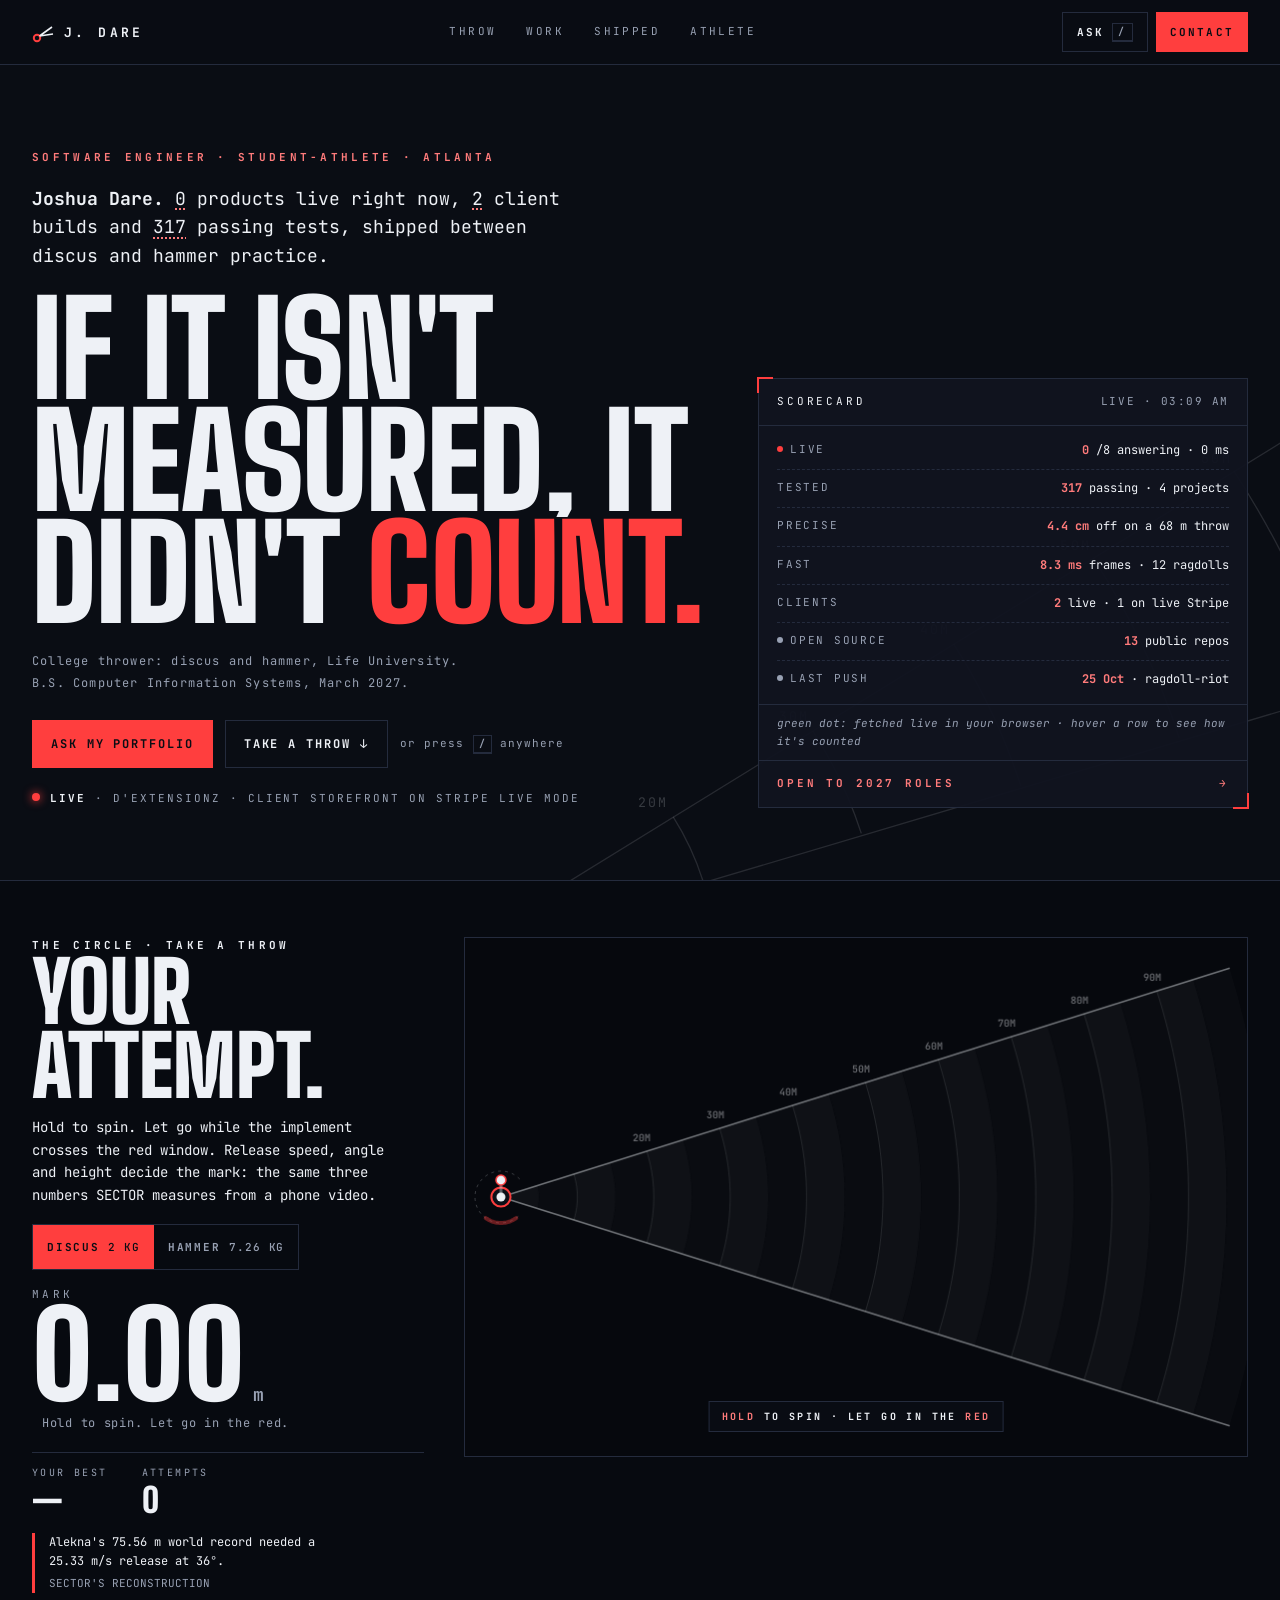
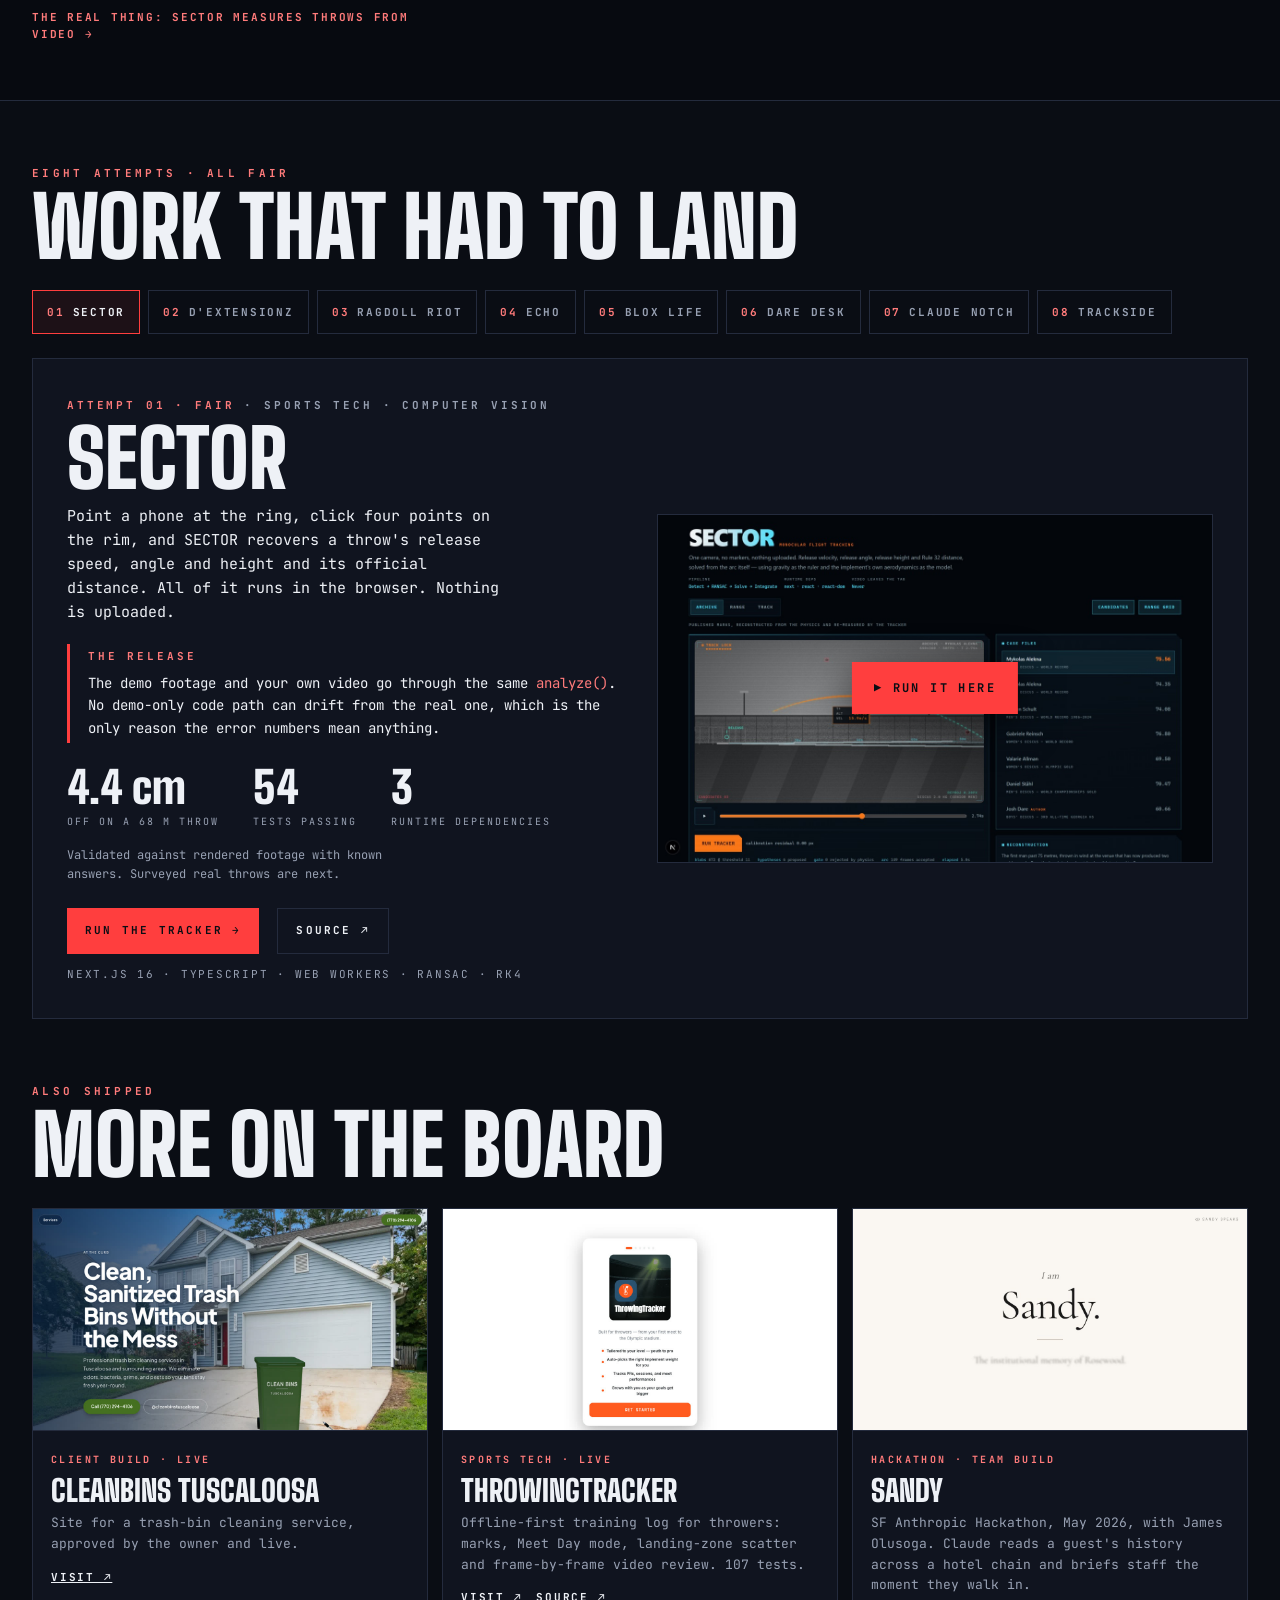
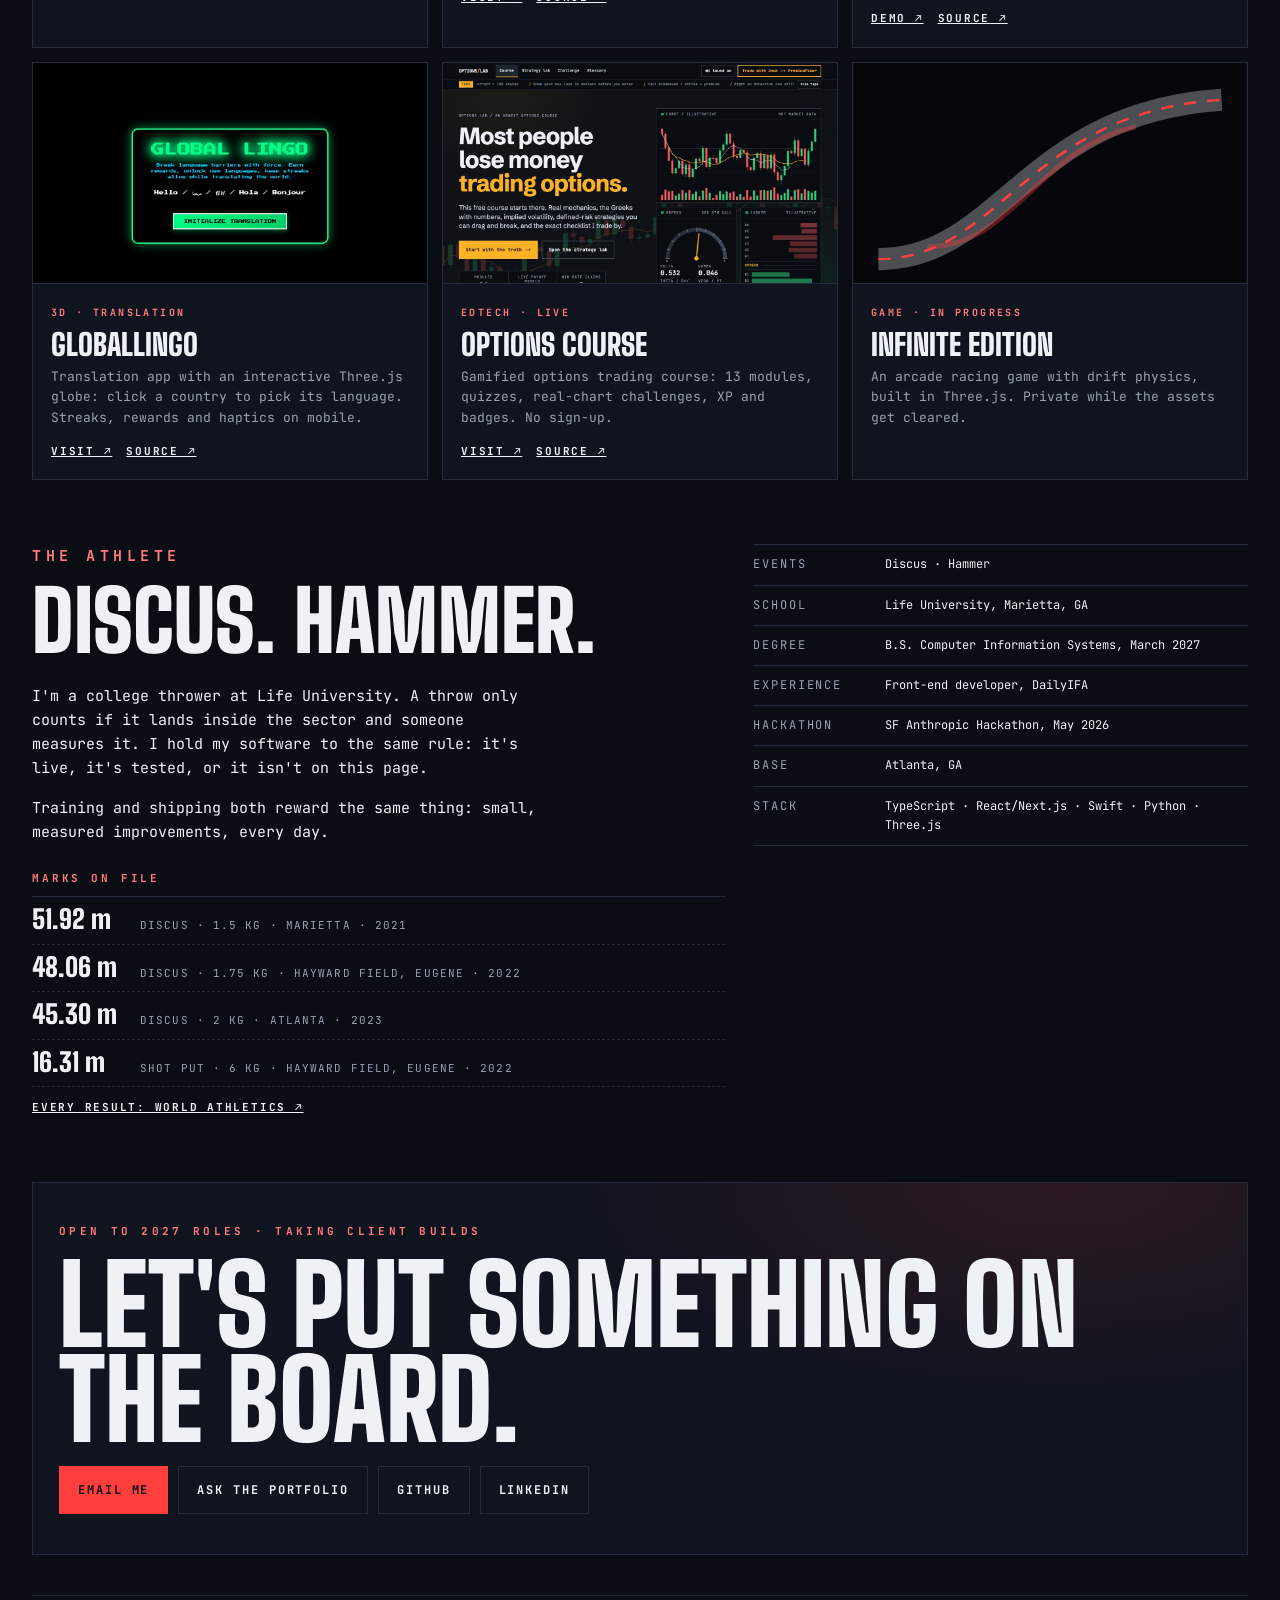
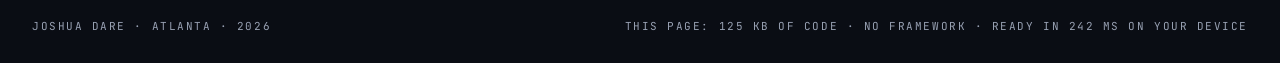
<file: v2/index.html>
<!doctype html>
<html lang="en">
<head>
<meta charset="utf-8">
<meta name="viewport" content="width=device-width, initial-scale=1, viewport-fit=cover">
<title>Joshua Dare | Software Engineer, Student-Athlete</title>
<meta name="description" content="Joshua Dare: software engineer and college thrower (discus, hammer) in Atlanta. A computer-vision app that measures throws from a phone, live client builds, a browser game, an MCP server and a GPU video engine, with every number measured.">
<meta name="robots" content="noindex">
<meta name="theme-color" content="#0a0d14">
<link rel="preconnect" href="https://fonts.googleapis.com">
<link rel="preconnect" href="https://fonts.gstatic.com" crossorigin>
<link rel="stylesheet" href="https://fonts.googleapis.com/css2?family=Big+Shoulders+Display:wght@700;800;900&family=JetBrains+Mono:wght@400;500;700&display=swap">
<link rel="stylesheet" href="style.css">
<script src="js/kb.js" defer></script>
<script src="js/ask.js" defer></script>
<script src="js/main.js" defer></script>
<script src="js/chat.js" defer></script>
<script src="js/throw.js" defer></script>
<script src="js/live.js" defer></script>
</head>
<body>
<a class="skip" href="#work">Skip to the work</a>

<nav class="nav" aria-label="Main">
  <div class="wrap">
    <a class="logo" href="#top">
      <svg width="22" height="22" viewBox="0 0 22 22" aria-hidden="true"><circle cx="5" cy="17" r="3.2" fill="none" stroke="#ff3e3e" stroke-width="2"/><path d="M7.5 15 L20 6 M7.5 15 L21 13" stroke="#eef1f6" stroke-width="1.6"/></svg>
      J. DARE
    </a>
    <ul><li><a href="#throw">THROW</a></li><li><a href="#work">WORK</a></li><li><a href="#also">SHIPPED</a></li><li><a href="#athlete">ATHLETE</a></li></ul>
    <div class="nav-r">
      <button class="ask-btn" type="button" data-ask>ASK <kbd>/</kbd></button>
      <a class="contact-btn" href="#contact">CONTACT</a>
    </div>
  </div>
</nav>

<header class="hero" id="top">
  <!-- the throwing sector: circle, the 34.92° sector lines and distance arcs -->
  <svg class="sector" viewBox="0 0 1000 620" aria-hidden="true">
    <g fill="none" stroke="rgba(238,241,246,.14)" stroke-width="1.2">
      <circle cx="120" cy="560" r="16" stroke="rgba(255,62,62,.7)" stroke-width="2"/>
      <path d="M120 560 L980 30"/><path d="M120 560 L995 300"/>
      <path d="M332 429 A 250 250 0 0 1 359 487" /><path d="M459 351 A 400 400 0 0 1 503 444"/>
      <path d="M587 272 A 550 550 0 0 1 648 401"/><path d="M714 194 A 700 700 0 0 1 792 357"/><path d="M842 115 A 850 850 0 0 1 937 314"/>
    </g>
    <g fill="rgba(238,241,246,.22)" font-family="JetBrains Mono, monospace" font-size="12" letter-spacing="2">
      <text x="300" y="420">20M</text><text x="428" y="342">30M</text><text x="556" y="263">40M</text><text x="684" y="186">50M</text><text x="812" y="107">60M</text>
    </g>
  </svg>
  <div class="wrap">
    <div class="hero-text">
      <p class="tagline">SOFTWARE ENGINEER · STUDENT-ATHLETE · ATLANTA</p>
      <p class="intro"><b>Joshua Dare.</b> <span class="u" data-count="sites">8</span> products live right now, <span class="u">2</span> client builds and <span class="u">317</span> passing tests, shipped between discus and hammer practice.</p>
      <h1 aria-label="If it isn't measured, it didn't count."><span class="ln"><span>If it isn't </span></span><span class="ln"><span>measured, it </span></span><span class="ln"><span>didn't <em>count.</em></span></span></h1>
      <p class="small">College thrower: discus and hammer, Life University.<br>B.S. Computer Information Systems, March 2027.</p>
      <div class="cta">
        <button class="btn main" type="button" data-ask>ASK MY PORTFOLIO</button>
        <a class="btn" href="#throw">TAKE A THROW ↓</a>
        <span class="hint">or press <kbd>/</kbd> anywhere</span>
      </div>
      <p class="ticker"><b>LIVE</b> · D'EXTENSIONZ · CLIENT STOREFRONT ON STRIPE LIVE MODE</p>
    </div>
    <aside class="card" aria-label="Scorecard">
      <header><span>SCORECARD</span><span data-stamp>MEASURED 25·10·26</span></header>
      <dl>
        <div data-live="sites" title="Each product's live URL, probed from your browser when this page loaded"><dt><span class="dot" aria-hidden="true"></span>LIVE</dt><dd><b>8</b> <span data-v>products answering</span></dd></div>
        <div title="SECTOR 54 · ThrowingTracker 107 · DARE Desk 106 · RAGDOLL RIOT 50 headless checks, all run 25 Oct 2026"><dt>TESTED</dt><dd><b>317</b> passing · 4 projects</dd></div>
        <div title="SECTOR's accuracy harness: a rendered 68.14 m throw, measured back from the pixels"><dt>PRECISE</dt><dd><b>4.4 cm</b> off on a 68 m throw</dd></div>
        <div title="480 frames at 1440×900 and 2× pixel ratio, headless Chrome on an M3 Pro"><dt>FAST</dt><dd><b>8.3 ms</b> frames · 12 ragdolls</dd></div>
        <div title="D'extensionz and CleanBins Tuscaloosa"><dt>CLIENTS</dt><dd><b>2</b> live · 1 on live Stripe</dd></div>
        <div data-live="repos" title="Public repos on github.com/Waleee7, from the GitHub API"><dt><span class="dot" aria-hidden="true"></span>OPEN SOURCE</dt><dd><b>13</b> <span data-v>public repos</span></dd></div>
        <div data-live="push" title="Latest public push, from the GitHub API"><dt><span class="dot" aria-hidden="true"></span>LAST PUSH</dt><dd><b>25 Oct</b> <span data-v>· ragdoll-riot</span></dd></div>
      </dl>
      <p class="how">green dot: fetched live in your browser · hover a row to see how it's counted</p>
      <a class="roles" href="#contact"><span>OPEN TO 2027 ROLES</span><span>→</span></a>
    </aside>
  </div>
</header>

<main>
  <section class="circle" id="throw" aria-labelledby="throw-h">
    <div class="wrap">
      <div class="c-head">
        <p class="kick">THE CIRCLE · TAKE A THROW</p>
        <h2 id="throw-h">Your attempt.</h2>
        <p>Hold to spin. Let go while the implement crosses the red window. Release speed, angle and height decide the mark: the same three numbers SECTOR measures from a phone video.</p>
      </div>
      <div class="field">
        <canvas aria-hidden="true"></canvas>
        <button type="button" class="hold" aria-describedby="throw-help"><span class="sr">Hold to spin, release to throw</span></button>
        <p class="f-prompt" aria-hidden="true"><b>HOLD</b> TO SPIN · LET GO IN THE <b>RED</b></p>
      </div>
      <div class="hud">
        <div class="imp" role="group" aria-label="Implement">
          <button type="button" data-impl="discus" aria-pressed="true">DISCUS <span>2 KG</span></button>
          <button type="button" data-impl="hammer" aria-pressed="false">HAMMER <span>7.26 KG</span></button>
        </div>
        <div class="readout" aria-hidden="true">
          <span class="r-label" data-r="label">MARK</span>
          <div class="r-num"><b data-r="num">0.00</b><span data-r="unit">m</span></div>
          <p class="r-line"><span class="verdict" data-r="verdict"></span><span data-r="rel">Hold to spin. Let go in the red.</span></p>
        </div>
        <dl class="r-stats">
          <div><dt>YOUR BEST</dt><dd data-r="best">—</dd></div>
          <div><dt>ATTEMPTS</dt><dd data-r="tries">0</dd></div>
        </dl>
        <p class="r-ref" data-r="ref">Alekna's 75.56 m world record needed a 25.33 m/s release at 36°.<cite>SECTOR'S RECONSTRUCTION</cite></p>
        <a class="r-link" href="#work" data-open="sector">THE REAL THING: SECTOR MEASURES THROWS FROM VIDEO →</a>
      </div>
      <p class="sr" id="throw-help">Press and hold, or hold Space, to spin. Let go while the implement passes the red window to land inside the sector.</p>
      <p class="sr" aria-live="polite" data-r="live"></p>
    </div>
  </section>

  <div class="wrap">
    <section class="sec" id="work" aria-labelledby="work-h">
      <p class="kick">EIGHT ATTEMPTS · ALL FAIR</p>
      <h2 id="work-h">Work that had to land</h2>
      <div class="tabs" role="tablist" aria-label="Projects">
        <button role="tab" aria-selected="true" aria-controls="a-sector" id="t-sector" data-id="sector"><b>01</b>SECTOR</button>
        <button role="tab" aria-selected="false" aria-controls="a-dextensionz" id="t-dextensionz" data-id="dextensionz"><b>02</b>D'EXTENSIONZ</button>
        <button role="tab" aria-selected="false" aria-controls="a-ragdoll" id="t-ragdoll" data-id="ragdoll"><b>03</b>RAGDOLL RIOT</button>
        <button role="tab" aria-selected="false" aria-controls="a-echo" id="t-echo" data-id="echo"><b>04</b>ECHO</button>
        <button role="tab" aria-selected="false" aria-controls="a-blox" id="t-blox" data-id="blox"><b>05</b>BLOX LIFE</button>
        <button role="tab" aria-selected="false" aria-controls="a-daredesk" id="t-daredesk" data-id="daredesk"><b>06</b>DARE DESK</button>
        <button role="tab" aria-selected="false" aria-controls="a-notch" id="t-notch" data-id="notch"><b>07</b>CLAUDE NOTCH</button>
        <button role="tab" aria-selected="false" aria-controls="a-trackside" id="t-trackside" data-id="trackside"><b>08</b>TRACKSIDE</button>
      </div>

      <div class="attempt on" id="a-sector" role="tabpanel" aria-labelledby="t-sector">
        <div>
          <span class="lab">ATTEMPT 01 · FAIR <i>· SPORTS TECH · COMPUTER VISION</i></span>
          <h3>SECTOR</h3>
          <p class="what">Point a phone at the ring, click four points on the rim, and SECTOR recovers a throw's release speed, angle and height and its official distance. All of it runs in the browser. Nothing is uploaded.</p>
          <div class="release"><span>THE RELEASE</span><p>The demo footage and your own video go through the same <code>analyze()</code>. No demo-only code path can drift from the real one, which is the only reason the error numbers mean anything.</p></div>
          <div class="marks"><div><b>4.4 cm</b><span>OFF ON A 68 M THROW</span></div><div><b>54</b><span>TESTS PASSING</span></div><div><b>3</b><span>RUNTIME DEPENDENCIES</span></div></div>
          <p class="note">Validated against rendered footage with known answers. Surveyed real throws are next.</p>
          <div class="go"><a href="https://sector-ochre.vercel.app" target="_blank" rel="noopener">RUN THE TRACKER →</a><a class="ghost" href="https://github.com/Waleee7/sector" target="_blank" rel="noopener">SOURCE ↗</a><span>NEXT.JS 16 · TYPESCRIPT · WEB WORKERS · RANSAC · RK4</span></div>
        </div>
        <figure class="shot" data-embed="sector" data-src="https://sector-ochre.vercel.app" data-title="SECTOR, running live">
          <img src="../img/sector.jpg" alt="SECTOR tracking a reconstruction of Mykolas Alekna's 75.56 m discus world record" loading="lazy" width="1200" height="750">
          <button type="button" class="play-here" data-embed-btn>▶ RUN IT HERE</button>
        </figure>
      </div>

      <div class="attempt" id="a-dextensionz" role="tabpanel" aria-labelledby="t-dextensionz">
        <div>
          <span class="lab">ATTEMPT 02 · FAIR <i>· CLIENT BUILD</i></span>
          <h3>D'extensionz</h3>
          <p class="what">A luxury hair brand's storefront, built for a paying client, taking real cards.</p>
          <div class="release"><span>THE RELEASE</span><p>Stripe Checkout in live mode, so card data never touches my code.</p></div>
          <div class="marks"><div><b>LIVE</b><span>STRIPE LIVE MODE</span></div><div><b>1</b><span>PAYING CLIENT</span></div><div><b>0</b><span>CARD NUMBERS ON MY SERVER</span></div></div>
          <div class="go"><a href="https://dextensionz-site.vercel.app" target="_blank" rel="noopener">SEE IT LIVE →</a><span>NEXT.JS 16 · REACT 19 · TAILWIND 4 · GSAP · STRIPE</span></div>
        </div>
        <figure class="shot"><img src="../img/dextensionz.jpg" alt="The D'extensionz storefront homepage" loading="lazy" width="1200" height="750"></figure>
      </div>

      <div class="attempt" id="a-ragdoll" role="tabpanel" aria-labelledby="t-ragdoll">
        <div>
          <span class="lab">ATTEMPT 03 · FAIR <i>· BROWSER GAME</i></span>
          <h3>Ragdoll Riot</h3>
          <p class="what">A stickman ragdoll brawler with boss waves, shield guys, electric ropes and a super meter. Runs on any phone, and right here.</p>
          <div class="release"><span>THE RELEASE</span><p>One rig, two modes: fighters are posed with two-bone IK, and a hit hands the same eleven points to a Verlet integrator, so launching a body is just "stop posing it". No engine, no dependencies, and 50 headless checks gate every deploy.</p></div>
          <div class="marks"><div><b>8.3 ms</b><span>AVG FRAME</span></div><div><b>12</b><span>RAGDOLLS ON SCREEN</span></div><div><b>50</b><span>BROWSER CHECKS</span></div></div>
          <div class="go"><a href="https://ragdoll-riot.vercel.app" target="_blank" rel="noopener">PLAY FULL SCREEN →</a><a class="ghost" href="https://github.com/Waleee7/ragdoll-riot" target="_blank" rel="noopener">SOURCE ↗</a><span>CANVAS · WEB AUDIO · PLAYWRIGHT</span></div>
        </div>
        <figure class="shot" data-embed="ragdoll" data-src="https://ragdoll-riot.vercel.app" data-title="RAGDOLL RIOT, playable">
          <img src="../img/ragdoll.jpg" alt="RAGDOLL RIOT mid-fight, with the live ropes and a tip" loading="lazy" width="1200" height="750">
          <button type="button" class="play-here" data-embed-btn>▶ PLAY IT HERE</button>
        </figure>
      </div>

      <div class="attempt" id="a-echo" role="tabpanel" aria-labelledby="t-echo">
        <div>
          <span class="lab">ATTEMPT 04 · FAIR <i>· AI TOOLING · MCP SERVER</i></span>
          <h3>echo</h3>
          <p class="what">An open-source MCP server that gives AI assistants a memory that lasts between sessions, with a 3D brain dashboard of everything it remembers.</p>
          <div class="release"><span>THE RELEASE</span><p>Every memory is a plain JSON file with its provenance and a freshness score that halves every 30 days. No database to host or migrate, and you can read exactly what your AI knows in a text editor.</p></div>
          <div class="marks"><div><b>5</b><span>MCP TOOLS</span></div><div><b>7</b><span>BRAIN REGIONS</span></div><div><b>MIT</b><span>OPEN SOURCE</span></div></div>
          <div class="go"><a href="https://echo-ruby-omega.vercel.app" target="_blank" rel="noopener">SEE THE DEMO →</a><a class="ghost" href="https://github.com/Waleee7/echo" target="_blank" rel="noopener">SOURCE ↗</a><span>TYPESCRIPT · NEXT.JS 15 · REACT THREE FIBER · MCP</span></div>
        </div>
        <figure class="shot"><img src="../img/echo.jpg" alt="The echo dashboard: a 3D memory brain waiting for its first memory" loading="lazy" width="1200" height="750"></figure>
      </div>

      <div class="attempt" id="a-blox" role="tabpanel" aria-labelledby="t-blox">
        <div>
          <span class="lab">ATTEMPT 05 · FAIR <i>· MEDIA ENGINE</i></span>
          <h3>Blox Life</h3>
          <p class="what">A 3D engine that turns written skits into vertical videos: blocky characters, voices, beats and captions.</p>
          <div class="release"><span>THE RELEASE</span><p>Every frame is a pure function of time, so frames render in any order. Headless Chrome draws them on the laptop's GPU through Metal, about ten times faster than software rendering.</p></div>
          <div class="marks"><div><b>50 s</b><span>FOR 10 VIDEOS</span></div><div><b>1080×1920</b><span>EVERY FRAME</span></div><div><b>−14</b><span>LUFS, PLATFORM LOUDNESS</span></div></div>
          <div class="go"><span>THREE.JS · WEB AUDIO · PLAYWRIGHT · FFMPEG</span></div>
        </div>
        <figure class="shot phone">
          <video src="../media/blox-noob-pro.mp4" poster="../img/blox.jpg" muted loop playsinline preload="none" aria-label="A BLOX LIFE skit: the noob wins the sword fight" width="1080" height="1920"></video>
          <button type="button" class="sound" data-sound aria-pressed="false">SOUND OFF</button>
        </figure>
      </div>

      <div class="attempt" id="a-daredesk" role="tabpanel" aria-labelledby="t-daredesk">
        <div>
          <span class="lab">ATTEMPT 06 · FAIR <i>· TRADING ENGINE</i></span>
          <h3>DARE Desk</h3>
          <p class="what">A rules-based options decision engine with an active scanner. Paper-first: it trades on paper until the rules prove out, because wrong numbers cost money.</p>
          <div class="release"><span>THE RELEASE</span><p>Zod schemas at every edge and a Vitest suite for the rules. Credentials stay out of the repo.</p></div>
          <div class="marks"><div><b>106</b><span>TESTS PASSING</span></div><div><b>12</b><span>TEST FILES</span></div><div><b>8.0 s</b><span>FULL SUITE</span></div></div>
          <div class="go"><a href="https://github.com/Waleee7/dare-desk" target="_blank" rel="noopener">READ THE SOURCE →</a><span>TYPESCRIPT · ZOD · VITEST</span></div>
        </div>
        <figure class="shot"><pre class="term"><span class="dim">$ npx vitest run</span>

 <span class="ok">✓</span> 12 test files

 Test Files  <span class="ok">12 passed</span> (12)
      Tests  <span class="ok">106 passed</span> (106)
   Duration  7.97s

<span class="dim">run 25 Oct 2026</span></pre></figure>
      </div>

      <div class="attempt" id="a-notch" role="tabpanel" aria-labelledby="t-notch">
        <div>
          <span class="lab">ATTEMPT 07 · FAIR <i>· macOS DEV TOOL</i></span>
          <h3>Claude Notch</h3>
          <p class="what">A Dynamic Island for AI coding sessions: a pixel Claude lives in the MacBook notch and drops down when a task finishes or needs you.</p>
          <div class="release"><span>THE RELEASE</span><p>Native Swift with SwiftUI on an AppKit panel, fed by the coding agent's own hooks. Everything stays on the Mac.</p></div>
          <div class="marks"><div><b>MIT</b><span>OPEN SOURCE</span></div><div><b>0</b><span>SERVERS</span></div><div><b>3</b><span>SESSION STATES</span></div></div>
          <div class="go"><a href="https://github.com/Waleee7/claude-notch" target="_blank" rel="noopener">READ THE SOURCE →</a><span>SWIFT · SWIFTUI · APPKIT</span></div>
        </div>
        <figure class="shot"><img src="../img/notch.jpg" alt="Claude Notch showing three coding sessions in the notch" loading="lazy" width="1200" height="750"></figure>
      </div>

      <div class="attempt" id="a-trackside" role="tabpanel" aria-labelledby="t-trackside">
        <div>
          <span class="lab">ATTEMPT 08 · FAIR <i>· MEASUREMENT · PYTHON</i></span>
          <h3>trackside</h3>
          <p class="what">Track and field measurement from one ordinary camera: sprint finish timing, and the flight of a thrown implement.</p>
          <div class="release"><span>THE RELEASE</span><p>Every number comes back with its uncertainty. A mark without an error bar isn't a measurement.</p></div>
          <div class="marks"><div><b>0.58 ms</b><span>WORST FINISH-TIMING ERROR</span></div><div><b>29×</b><span>FINER THAN THE FRAME RATE</span></div><div><b>±σ</b><span>ON EVERY NUMBER</span></div></div>
          <p class="note">Measured on synthetic scenes with known answers, with sub-pixel motion, motion blur and sensor noise.</p>
          <div class="go"><a href="https://github.com/Waleee7/trackside" target="_blank" rel="noopener">READ THE SOURCE →</a><span>PYTHON · OPENCV · NUMPY · SCIPY</span></div>
        </div>
        <figure class="shot diagram">
          <svg viewBox="0 0 560 340" role="img" aria-label="Diagram: an implement's flight path with release speed, angle and height marked">
            <g fill="none" stroke="rgba(238,241,246,.25)"><path d="M20 300 H540"/></g>
            <path d="M70 250 Q 260 20 500 300" fill="none" stroke="#ff3e3e" stroke-width="3" stroke-dasharray="7 6"/>
            <circle cx="70" cy="250" r="7" fill="#eef1f6"/>
            <path d="M70 250 L150 170" stroke="#eef1f6" stroke-width="2"/><path d="M70 250 H160" stroke="rgba(238,241,246,.4)"/>
            <path d="M70 300 V250" stroke="rgba(238,241,246,.4)" stroke-dasharray="3 4"/>
            <g fill="#eef1f6" font-family="JetBrains Mono, monospace" font-size="13">
              <text x="160" y="160">release speed ± σ</text><text x="168" y="238">angle ± σ</text><text x="80" y="290">height ± σ</text>
              <text x="350" y="330">predicted distance ± σ</text>
            </g>
          </svg>
        </figure>
      </div>
    </section>

    <section class="sec" id="also" aria-labelledby="also-h">
      <p class="kick">ALSO SHIPPED</p>
      <h2 id="also-h">More on the board</h2>
      <div class="also">
        <article><img src="../img/cleanbins.jpg" alt="CleanBins Tuscaloosa homepage" loading="lazy" width="1200" height="750"><div class="body"><span class="tag">CLIENT BUILD · LIVE</span><h3>CleanBins Tuscaloosa</h3><p>Site for a trash-bin cleaning service, approved by the owner and live.</p><a href="https://cleanbins-tuscaloosa.vercel.app" target="_blank" rel="noopener">VISIT ↗</a></div></article>
        <article><img src="../img/throwingtracker.jpg" alt="ThrowingTracker start screen" loading="lazy" width="1200" height="750"><div class="body"><span class="tag">SPORTS TECH · LIVE</span><h3>ThrowingTracker</h3><p>Offline-first training log for throwers: marks, Meet Day mode, landing-zone scatter and frame-by-frame video review. 107 tests.</p><a href="https://throwing-tracker.vercel.app" target="_blank" rel="noopener">VISIT ↗</a><a href="https://github.com/Waleee7/ThrowingTracker" target="_blank" rel="noopener">SOURCE ↗</a></div></article>
        <article><img src="../img/sandy.jpg" alt="Sandy's title card: I am Sandy, the institutional memory of Rosewood" loading="lazy" width="1200" height="750"><div class="body"><span class="tag">HACKATHON · TEAM BUILD</span><h3>Sandy</h3><p>SF Anthropic Hackathon, May 2026, with James Olusoga. Claude reads a guest's history across a hotel chain and briefs staff the moment they walk in.</p><a href="https://chain-recall.vercel.app" target="_blank" rel="noopener">DEMO ↗</a><a href="https://github.com/Waleee7/chain-recall" target="_blank" rel="noopener">SOURCE ↗</a></div></article>
        <article><img src="../img/globallingo.jpg" alt="GlobalLingo start screen" loading="lazy" width="1200" height="750"><div class="body"><span class="tag">3D · TRANSLATION</span><h3>GlobalLingo</h3><p>Translation app with an interactive Three.js globe: click a country to pick its language. Streaks, rewards and haptics on mobile.</p><a href="https://global-lingo.vercel.app" target="_blank" rel="noopener">VISIT ↗</a><a href="https://github.com/Waleee7/GlobalLingo" target="_blank" rel="noopener">SOURCE ↗</a></div></article>
        <article><img src="../img/course.jpg" alt="The options course's module map" loading="lazy" width="1200" height="750"><div class="body"><span class="tag">EDTECH · LIVE</span><h3>Options Course</h3><p>Gamified options trading course: 13 modules, quizzes, real-chart challenges, XP and badges. No sign-up.</p><a href="https://optionstradingcourse.vercel.app" target="_blank" rel="noopener">VISIT ↗</a><a href="https://github.com/Waleee7/options-trading-course" target="_blank" rel="noopener">SOURCE ↗</a></div></article>
        <article><svg class="ph" viewBox="0 0 320 180" aria-hidden="true"><rect width="320" height="180" fill="#05070b"/><path d="M20 160 C 120 160, 140 40, 300 30" fill="none" stroke="rgba(238,241,246,.3)" stroke-width="18"/><path d="M20 160 C 120 160, 140 40, 300 30" fill="none" stroke="#ff3e3e" stroke-width="2" stroke-dasharray="10 9"/><path d="M60 150 C 130 150, 150 70, 230 52" fill="none" stroke="rgba(255,62,62,.35)" stroke-width="4"/></svg><div class="body"><span class="tag">GAME · IN PROGRESS</span><h3>Infinite Edition</h3><p>An arcade racing game with drift physics, built in Three.js. Private while the assets get cleared.</p></div></article>
      </div>
    </section>

    <section class="sec athlete" id="athlete" aria-labelledby="ath-h">
      <div>
        <p class="kick">THE ATHLETE</p>
        <h2 id="ath-h">Discus. Hammer.</h2>
        <p>I'm a college thrower at Life University. A throw only counts if it lands inside the sector and someone measures it. I hold my software to the same rule: it's live, it's tested, or it isn't on this page.</p>
        <p>Training and shipping both reward the same thing: small, measured improvements, every day.</p>
        <div class="onfile">
          <h3>MARKS ON FILE</h3>
          <ol>
            <li><b>51.92 m</b><span>DISCUS · 1.5 KG · MARIETTA · 2021</span></li>
            <li><b>48.06 m</b><span>DISCUS · 1.75 KG · HAYWARD FIELD, EUGENE · 2022</span></li>
            <li><b>45.30 m</b><span>DISCUS · 2 KG · ATLANTA · 2023</span></li>
            <li><b>16.31 m</b><span>SHOT PUT · 6 KG · HAYWARD FIELD, EUGENE · 2022</span></li>
          </ol>
          <a href="https://worldathletics.org/athletes/united-states/joshua-dare-14939088" target="_blank" rel="noopener">EVERY RESULT: WORLD ATHLETICS ↗</a>
        </div>
      </div>
      <ul class="facts">
        <li><span>EVENTS</span><span>Discus · Hammer</span></li>
        <li><span>SCHOOL</span><span>Life University, Marietta, GA</span></li>
        <li><span>DEGREE</span><span>B.S. Computer Information Systems, March 2027</span></li>
        <li><span>EXPERIENCE</span><span>Front-end developer, DailyIFA</span></li>
        <li><span>HACKATHON</span><span>SF Anthropic Hackathon, May 2026</span></li>
        <li><span>BASE</span><span>Atlanta, GA</span></li>
        <li><span>STACK</span><span>TypeScript · React/Next.js · Swift · Python · Three.js</span></li>
      </ul>
    </section>

    <section class="contact" id="contact" aria-labelledby="c-h">
      <p class="kick" style="margin:0">OPEN TO 2027 ROLES · TAKING CLIENT BUILDS</p>
      <h2 id="c-h">Let's put something on the board.</h2>
      <div class="row">
        <a class="btn main" data-email href="#contact">EMAIL ME</a>
        <button class="btn" type="button" data-ask>ASK THE PORTFOLIO</button>
        <a class="btn" href="https://github.com/Waleee7" target="_blank" rel="noopener">GITHUB</a>
        <a class="btn" href="https://www.linkedin.com/in/akinwaledare" target="_blank" rel="noopener">LINKEDIN</a>
      </div>
    </section>

    <footer class="foot"><span>JOSHUA DARE · ATLANTA · 2026</span><span data-pagestats>EVERY MARK ON THIS PAGE WAS MEASURED</span></footer>
  </div>
</main>

<div class="scrim" data-chat-close></div>
<aside class="chat" id="chat" aria-label="Ask the portfolio" inert>
  <div class="chat-head">
    <div><span class="label">ASK THE PORTFOLIO</span><span class="stamp">NO GUESSING · RUNS IN YOUR BROWSER</span></div>
    <button type="button" class="chat-x" data-chat-close aria-label="Close the chat">✕</button>
  </div>
  <div class="chat-thread" role="log" aria-live="polite" aria-label="Conversation"></div>
  <div class="chat-chips" aria-label="Suggested questions"></div>
  <form class="chat-form" autocomplete="off">
    <label class="sr" for="chat-in">Ask a question</label>
    <input id="chat-in" name="q" maxlength="240" placeholder="Ask about a project, the stack, the throws…" enterkeyhint="send">
    <button type="submit">SEND</button>
  </form>
  <p class="chat-note">Answers come from Josh's fact file and are matched to your question inside this tab. Nothing you type leaves your browser. Type <kbd>/help</kbd> for commands.</p>
</aside>
</body>
</html>
</file>
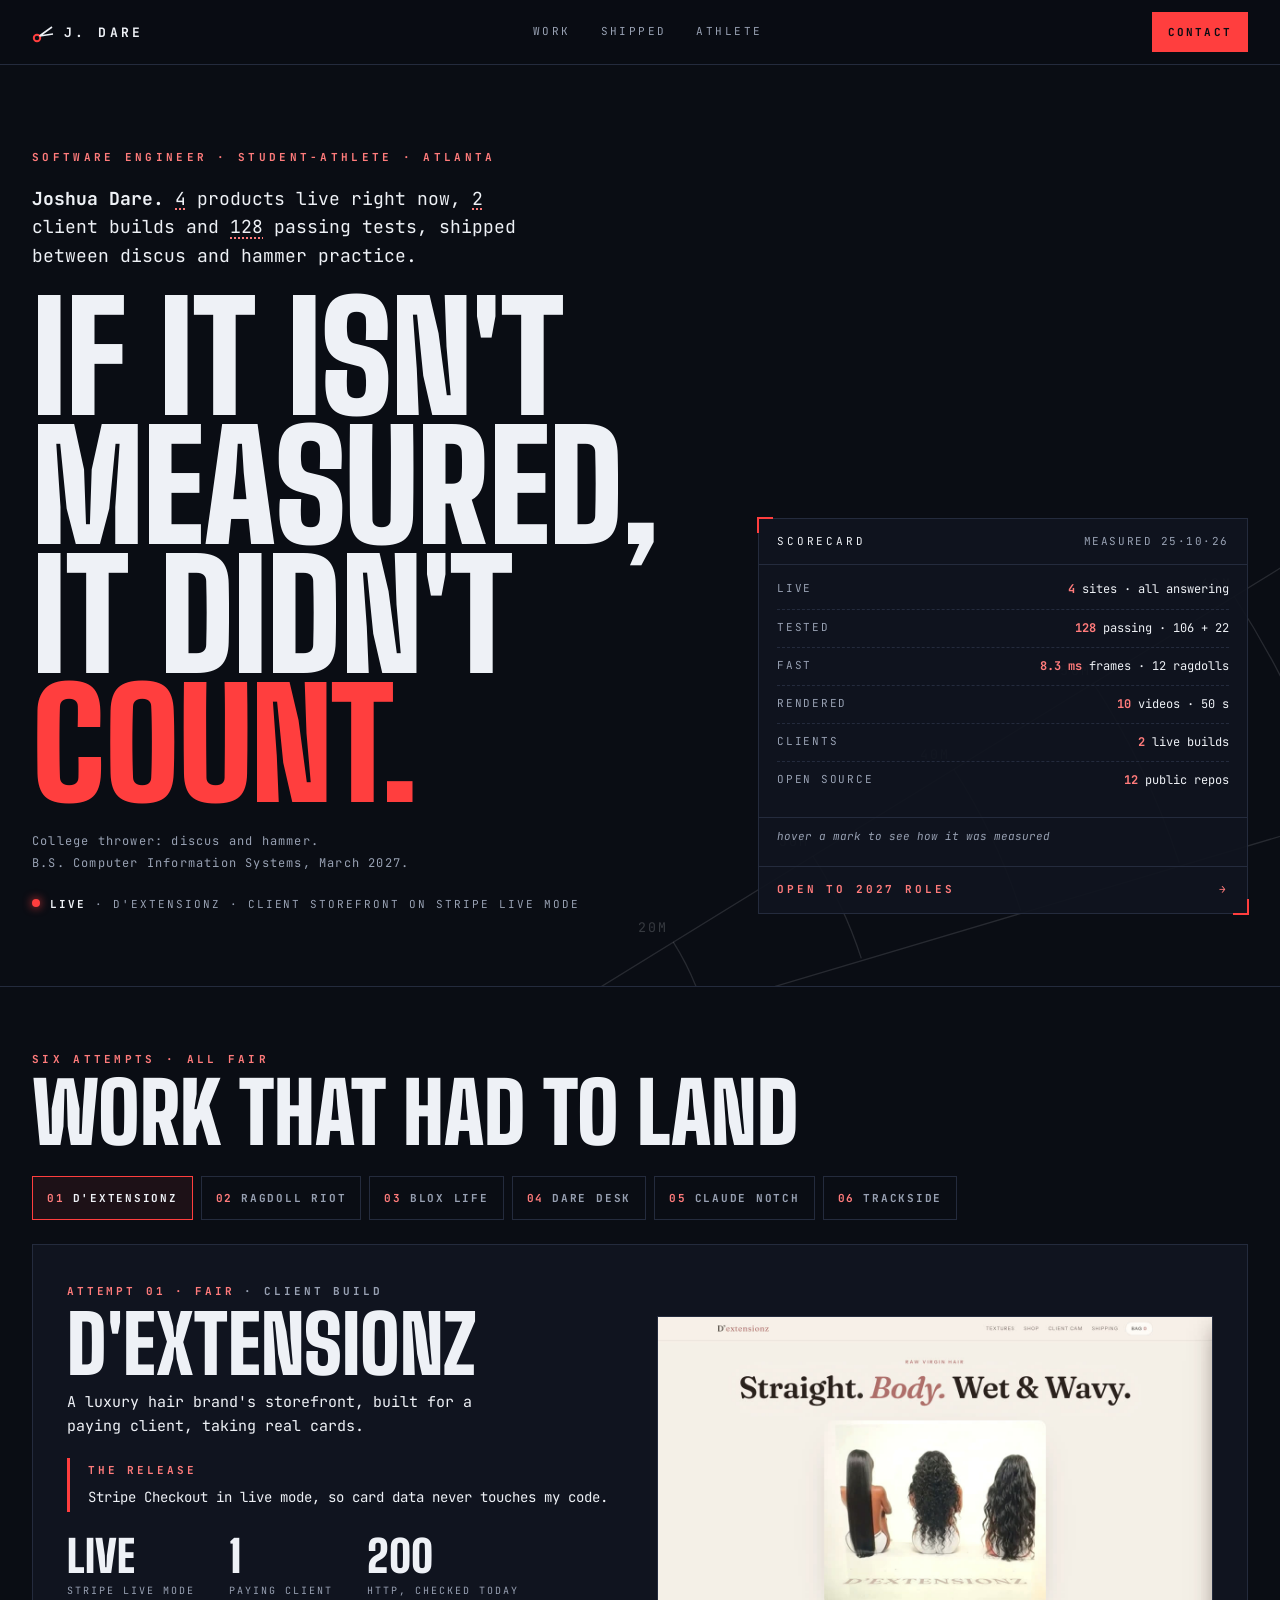
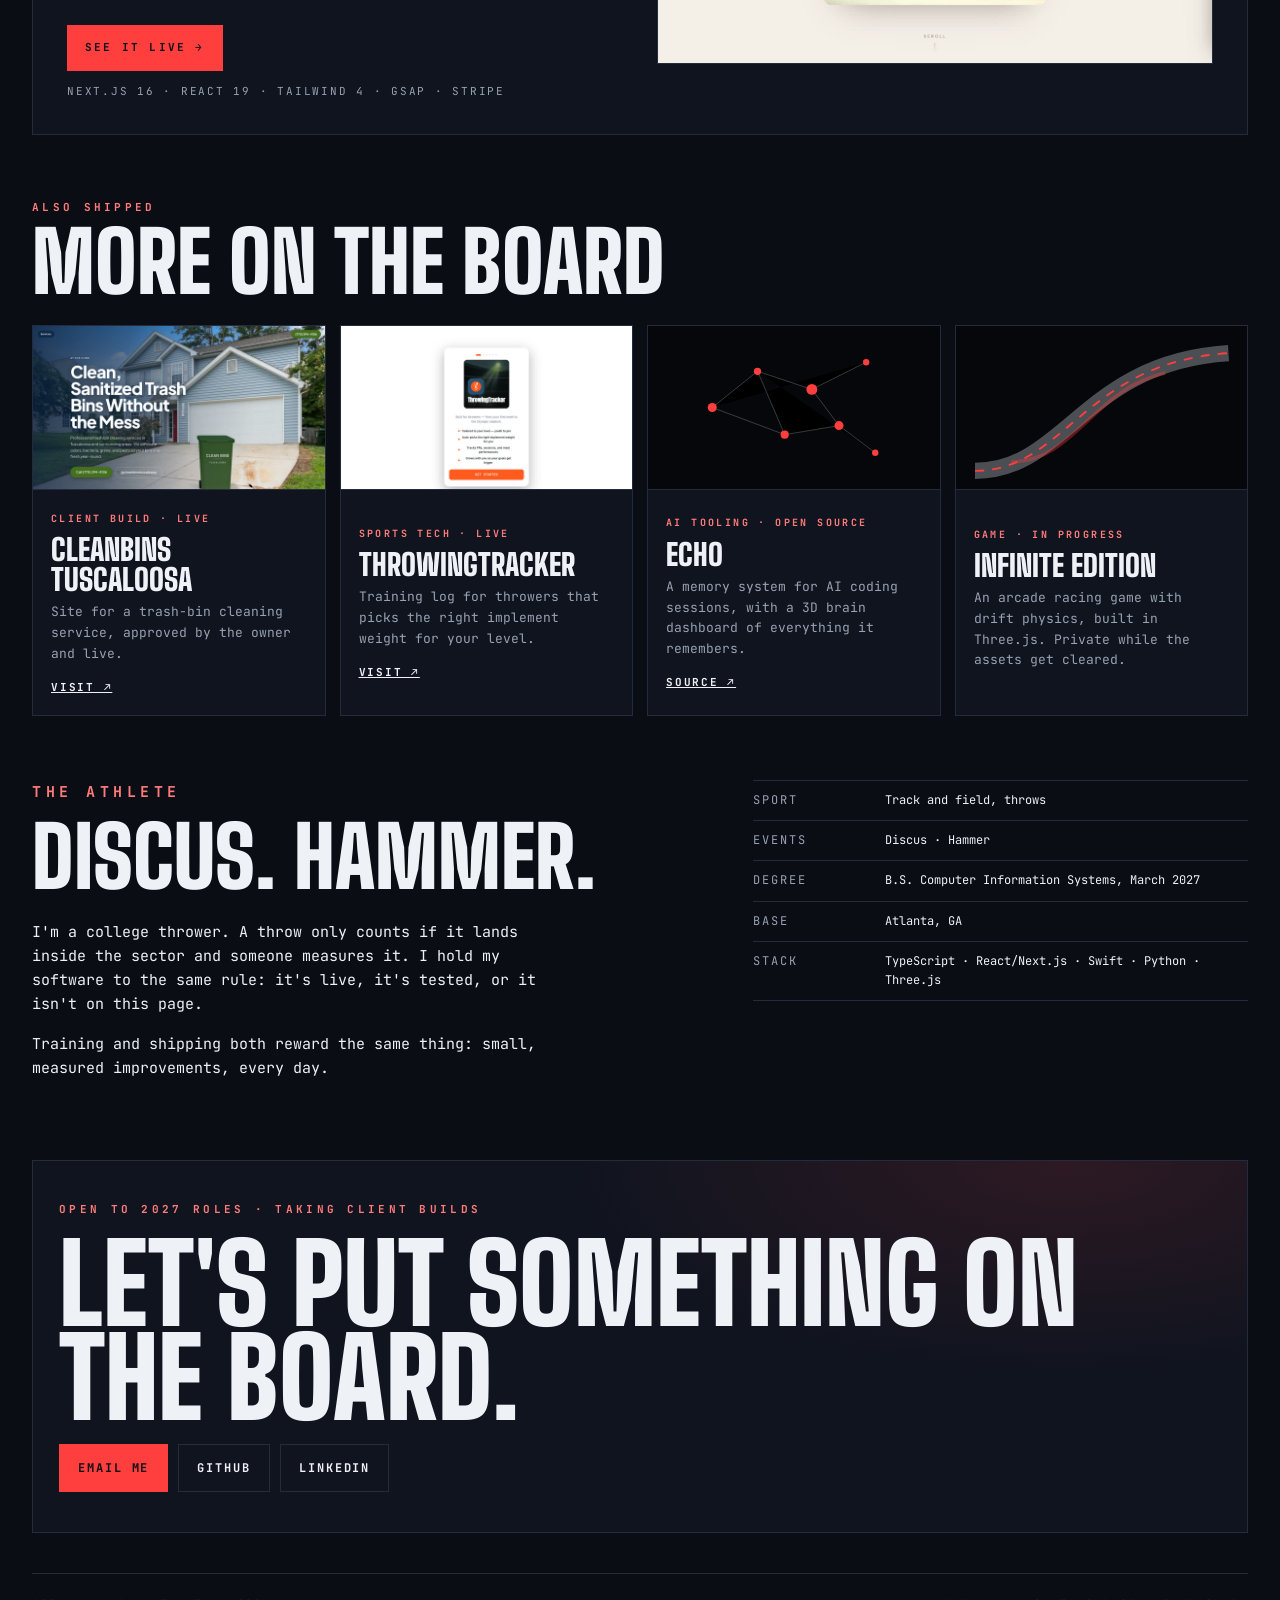
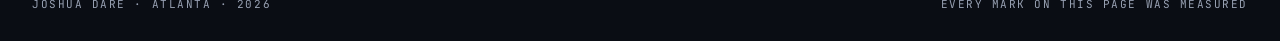
<file: v1.html>
<!doctype html>
<html lang="en">
<head>
<meta charset="utf-8">
<meta name="viewport" content="width=device-width, initial-scale=1, viewport-fit=cover">
<title>Joshua Dare | Software Engineer, Student-Athlete</title>
<meta name="description" content="Joshua Dare: software engineer and college thrower (discus, hammer) in Atlanta. Live client storefronts, a browser game, a GPU video engine, a trading engine and dev tools, with the numbers measured.">
<meta name="robots" content="noindex">
<link rel="preconnect" href="https://fonts.googleapis.com">
<link rel="preconnect" href="https://fonts.gstatic.com" crossorigin>
<link rel="stylesheet" href="https://fonts.googleapis.com/css2?family=Big+Shoulders+Display:wght@700;800;900&family=JetBrains+Mono:wght@400;500;700&display=swap">
<style>
:root {
  --bg: #0a0d14; --bg2: #10141f; --bg3: #151a28; --line: #242b3d; --fg: #eef1f6; --dim: #98a1b3;
  --accent: #ff3e3e; --accent-ink: #ff7b7b; --chalk: rgba(238,241,246,.16);
  --display: "Big Shoulders Display", "Arial Narrow", Impact, sans-serif;
  --mono: "JetBrains Mono", "SF Mono", ui-monospace, Menlo, monospace;
}
* { box-sizing: border-box; }
html { background: var(--bg); color-scheme: dark; scroll-behavior: smooth; }
body { margin: 0; color: var(--fg); font: 14px/1.6 var(--mono); }
a { color: inherit; }
:focus-visible { outline: 2px solid var(--accent-ink); outline-offset: 3px; }
.wrap { max-width: 1280px; margin: 0 auto; padding: 0 max(16px, env(safe-area-inset-left)); }
.u { text-decoration: underline dotted var(--accent-ink); text-underline-offset: 4px; }

/* nav */
.nav { position: sticky; top: 0; z-index: 10; background: rgba(10,13,20,.86); backdrop-filter: blur(8px); -webkit-backdrop-filter: blur(8px); border-bottom: 1px solid var(--line); }
.nav .wrap { display: flex; align-items: center; justify-content: space-between; gap: 14px; min-height: 64px; }
.logo { display: inline-flex; align-items: center; gap: 10px; text-decoration: none; font: 700 13px var(--mono); letter-spacing: .26em; }
.nav ul { display: none; margin: 0; padding: 0; list-style: none; gap: 30px; font-size: 11px; letter-spacing: .22em; }
.nav ul a { text-decoration: none; color: var(--dim); transition: color 100ms ease-out; }
.nav ul a:hover { color: var(--fg); }
.contact-btn { display: inline-flex; align-items: center; min-height: 40px; padding: 0 16px; background: var(--accent); color: var(--bg); font: 700 11px var(--mono); letter-spacing: .2em; text-decoration: none; transition: all 100ms ease-out; }
.contact-btn:hover { background: var(--fg); }

/* hero */
.hero { position: relative; overflow: hidden; border-bottom: 1px solid var(--line); }
.sector { position: absolute; inset: auto -10% -18% auto; width: min(1100px, 140vw); opacity: .9; pointer-events: none; }
.hero .wrap { position: relative; display: grid; gap: 34px; padding-top: 54px; padding-bottom: 54px; }
.tagline { margin: 0; font-size: 11px; letter-spacing: .3em; color: var(--accent-ink); font-weight: 700; }
.intro { margin: 18px 0 0; max-width: 46ch; font-size: clamp(15px, 2vw, 18px); line-height: 1.6; }
.intro b { font-weight: 700; }
h1 { margin: 22px 0 0; font: 900 clamp(64px, 12.5vw, 150px)/.86 var(--display); text-transform: uppercase; letter-spacing: -.005em; }
h1 em { font-style: normal; color: var(--accent); }
.small { margin: 22px 0 0; color: var(--dim); font-size: 12px; letter-spacing: .1em; line-height: 1.8; }
.ticker { margin: 22px 0 0; font-size: 11px; letter-spacing: .18em; color: var(--dim); }
.ticker b { color: var(--fg); }
.ticker::before { content: ""; display: inline-block; width: 8px; height: 8px; border-radius: 50%; background: var(--accent); margin-right: 10px; box-shadow: 0 0 10px var(--accent); vertical-align: 1px; }

/* scorecard */
.card { position: relative; align-self: end; background: rgba(16,20,31,.92); border: 1px solid var(--line); }
.card::before, .card::after { content: ""; position: absolute; width: 14px; height: 14px; border: 2px solid var(--accent); }
.card::before { top: -2px; left: -2px; border-right: 0; border-bottom: 0; }
.card::after { bottom: -2px; right: -2px; border-left: 0; border-top: 0; }
.card header { display: flex; justify-content: space-between; padding: 14px 18px; border-bottom: 1px solid var(--line); font-size: 11px; letter-spacing: .26em; }
.card header span:last-child { color: var(--dim); letter-spacing: .14em; }
.card dl { margin: 0; padding: 6px 18px; }
.card dl div { display: grid; grid-template-columns: 110px 1fr; gap: 10px; padding: 9px 0; border-bottom: 1px dashed var(--line); font-size: 12px; }
.card dl div:last-child { border-bottom: 0; }
.card dt { color: var(--dim); letter-spacing: .16em; font-size: 11px; }
.card dd { margin: 0; text-align: right; }
.card dd b { color: var(--accent-ink); }
.card .how { padding: 10px 18px; border-top: 1px solid var(--line); font-size: 11px; color: var(--dim); font-style: italic; }
.card .roles { display: flex; justify-content: space-between; padding: 14px 18px; border-top: 1px solid var(--line); font-size: 11px; letter-spacing: .26em; text-decoration: none; color: var(--accent-ink); font-weight: 700; transition: background 100ms ease-out; }
.card .roles:hover { background: rgba(255,62,62,.08); }

/* sections */
.sec { padding: 64px 0 0; }
.kick { margin: 0 0 8px; font-size: 11px; letter-spacing: .3em; color: var(--accent-ink); font-weight: 700; }
.sec h2 { margin: 0 0 26px; font: 900 clamp(44px, 7vw, 84px)/.88 var(--display); text-transform: uppercase; }

/* attempts (case studies) */
.tabs { display: flex; gap: 8px; overflow-x: auto; padding-bottom: 6px; margin-bottom: 18px; scrollbar-width: thin; }
.tabs button { flex: 0 0 auto; min-height: 44px; padding: 0 14px; background: transparent; border: 1px solid var(--line); color: var(--dim); font: 700 11px var(--mono); letter-spacing: .16em; cursor: pointer; transition: all 100ms ease-out; }
.tabs button:hover { color: var(--fg); border-color: var(--dim); }
.tabs button[aria-selected="true"] { color: var(--fg); border-color: var(--accent); background: rgba(255,62,62,.08); }
.tabs button b { color: var(--accent-ink); margin-right: 8px; }
.attempt { display: grid; gap: 26px; padding: 26px; background: var(--bg2); border: 1px solid var(--line); }
.js .attempt:not(.on) { display: none; }
.attempt .lab { font-size: 11px; letter-spacing: .26em; color: var(--accent-ink); font-weight: 700; }
.attempt .lab i { font-style: normal; color: var(--dim); }
.attempt h3 { margin: 8px 0 12px; font: 900 clamp(48px, 7vw, 80px)/.86 var(--display); text-transform: uppercase; }
.attempt .what { margin: 0; font-size: 15px; max-width: 46ch; }
.release { margin: 20px 0 0; padding: 4px 0 4px 18px; border-left: 3px solid var(--accent); }
.release span { display: block; font-size: 11px; letter-spacing: .26em; color: var(--accent-ink); font-weight: 700; margin-bottom: 6px; }
.release p { margin: 0; color: var(--fg); }
.marks { display: flex; flex-wrap: wrap; gap: 18px 34px; margin: 22px 0 0; }
.marks div b { display: block; font: 900 44px/1 var(--display); }
.marks div span { font-size: 10px; letter-spacing: .2em; color: var(--dim); }
.go { display: flex; flex-wrap: wrap; align-items: center; gap: 12px 18px; margin-top: 24px; font-size: 11px; letter-spacing: .16em; color: var(--dim); }
.go a { display: inline-flex; align-items: center; min-height: 46px; padding: 0 18px; background: var(--accent); color: var(--bg); text-decoration: none; font-weight: 700; letter-spacing: .2em; transition: all 100ms ease-out; }
.go a:hover { background: var(--fg); }
.shot { align-self: center; border: 1px solid var(--line); background: #05070b; overflow: hidden; }
.shot img { display: block; width: 100%; height: auto; }
.shot.phone { width: min(320px, 70%); justify-self: center; border-radius: 26px; border: 6px solid #1c2232; }
.term { padding: 18px; font-size: 13px; line-height: 1.8; color: #cfd6e4; background: #05070b; }
.term .ok { color: #7dffa1; }
.term .dim { color: #6b7488; }
.diagram { padding: 18px; background: #05070b; }

/* also shipped */
.also { display: grid; gap: 14px; }
.also article { background: var(--bg2); border: 1px solid var(--line); display: grid; transition: border-color 100ms ease-out; }
.also article:hover { border-color: var(--accent); }
.also img, .also .ph { width: 100%; height: auto; aspect-ratio: 16 / 9; object-fit: cover; object-position: top; display: block; border-bottom: 1px solid var(--line); }
.also .ph { background: #05070b; }
.also .body { padding: 16px 18px 18px; }
.also .tag { font-size: 10px; letter-spacing: .24em; color: var(--accent-ink); font-weight: 700; }
.also h4 { margin: 6px 0 8px; font: 900 30px/1 var(--display); text-transform: uppercase; }
.also p { margin: 0 0 10px; color: var(--dim); font-size: 13px; }
.also a { font-size: 11px; letter-spacing: .16em; font-weight: 700; }

/* athlete */
.athlete { display: grid; gap: 28px; }
.athlete p { margin: 0 0 16px; font-size: 15px; max-width: 56ch; }
.facts { margin: 0; padding: 0; list-style: none; border-top: 1px solid var(--line); }
.facts li { display: grid; grid-template-columns: 120px 1fr; gap: 12px; padding: 10px 0; border-bottom: 1px solid var(--line); font-size: 12px; }
.facts li span:first-child { color: var(--dim); letter-spacing: .16em; }

/* contact */
.contact { margin: 64px 0 0; padding: 40px 26px; border: 1px solid var(--line); background: radial-gradient(700px 300px at 85% 0%, rgba(255,62,62,.12), transparent 70%), var(--bg2); display: grid; gap: 18px; }
.contact h2 { margin: 0; font: 900 clamp(48px, 9vw, 110px)/.86 var(--display); text-transform: uppercase; }
.contact .row { display: flex; flex-wrap: wrap; gap: 10px; }
.btn { display: inline-flex; align-items: center; min-height: 48px; padding: 0 18px; border: 1px solid var(--line); text-decoration: none; font: 700 12px var(--mono); letter-spacing: .16em; transition: all 100ms ease-out; }
.btn.main { background: var(--accent); border-color: var(--accent); color: var(--bg); }
.btn:hover { border-color: var(--fg); }
.btn.main:hover { background: var(--fg); border-color: var(--fg); }
.foot { display: flex; flex-wrap: wrap; justify-content: space-between; gap: 6px 24px; padding: 22px 0 max(28px, env(safe-area-inset-bottom)); margin-top: 40px; border-top: 1px solid var(--line); font-size: 11px; letter-spacing: .14em; color: var(--dim); }

@media (min-width: 760px) {
  .nav ul { display: flex; }
  .also { grid-template-columns: repeat(2, 1fr); }
  .athlete { grid-template-columns: 7fr 5fr; align-items: start; }
}
@media (min-width: 1000px) {
  .wrap { padding: 0 32px; }
  .hero .wrap { grid-template-columns: 7fr 5fr; column-gap: 40px; padding-top: 84px; padding-bottom: 72px; }
  .attempt { grid-template-columns: 6fr 6fr; column-gap: 34px; padding: 34px; }
  .also { grid-template-columns: repeat(4, 1fr); }
}
@media (prefers-reduced-motion: reduce) { html { scroll-behavior: auto; } * { transition-duration: .01ms !important; } }
</style>
</head>
<body>
<nav class="nav" aria-label="Main">
  <div class="wrap">
    <a class="logo" href="#top">
      <svg width="22" height="22" viewBox="0 0 22 22" aria-hidden="true"><circle cx="5" cy="17" r="3.2" fill="none" stroke="#ff3e3e" stroke-width="2"/><path d="M7.5 15 L20 6 M7.5 15 L21 13" stroke="#eef1f6" stroke-width="1.6"/></svg>
      J. DARE
    </a>
    <ul><li><a href="#work">WORK</a></li><li><a href="#also">SHIPPED</a></li><li><a href="#athlete">ATHLETE</a></li></ul>
    <a class="contact-btn" href="#contact">CONTACT</a>
  </div>
</nav>

<header class="hero" id="top">
  <!-- the throwing sector: circle, the 34.92° sector lines and distance arcs -->
  <svg class="sector" viewBox="0 0 1000 620" aria-hidden="true">
    <g fill="none" stroke="rgba(238,241,246,.14)" stroke-width="1.2">
      <circle cx="120" cy="560" r="16" stroke="rgba(255,62,62,.7)" stroke-width="2"/>
      <path d="M120 560 L980 30"/><path d="M120 560 L995 300"/>
      <path d="M332 429 A 250 250 0 0 1 359 487" /><path d="M459 351 A 400 400 0 0 1 503 444"/>
      <path d="M587 272 A 550 550 0 0 1 648 401"/><path d="M714 194 A 700 700 0 0 1 792 357"/><path d="M842 115 A 850 850 0 0 1 937 314"/>
    </g>
    <g fill="rgba(238,241,246,.22)" font-family="JetBrains Mono, monospace" font-size="12" letter-spacing="2">
      <text x="300" y="420">20M</text><text x="428" y="342">30M</text><text x="556" y="263">40M</text><text x="684" y="186">50M</text><text x="812" y="107">60M</text>
    </g>
  </svg>
  <div class="wrap">
    <div>
      <p class="tagline">SOFTWARE ENGINEER · STUDENT-ATHLETE · ATLANTA</p>
      <p class="intro"><b>Joshua Dare.</b> <span class="u">4</span> products live right now, <span class="u">2</span> client builds and <span class="u">128</span> passing tests, shipped between discus and hammer practice.</p>
      <h1>If it isn't measured, it didn't <em>count.</em></h1>
      <p class="small">College thrower: discus and hammer.<br>B.S. Computer Information Systems, March 2027.</p>
      <p class="ticker"><b>LIVE</b> · D'EXTENSIONZ · CLIENT STOREFRONT ON STRIPE LIVE MODE</p>
    </div>
    <aside class="card" aria-label="Scorecard">
      <header><span>SCORECARD</span><span>MEASURED 25·10·26</span></header>
      <dl>
        <div title="HTTP 200 from each live URL"><dt>LIVE</dt><dd><b>4</b> sites · all answering</dd></div>
        <div title="DARE Desk Vitest suite plus the RAGDOLL RIOT headless checks"><dt>TESTED</dt><dd><b>128</b> passing · 106 + 22</dd></div>
        <div title="480 frames, 1440×900 at 2× pixel ratio"><dt>FAST</dt><dd><b>8.3 ms</b> frames · 12 ragdolls</dd></div>
        <div title="Ten 16-second 1080×1920 videos on an M3 Pro GPU"><dt>RENDERED</dt><dd><b>10</b> videos · 50 s</dd></div>
        <div title="D'extensionz and CleanBins Tuscaloosa"><dt>CLIENTS</dt><dd><b>2</b> live builds</dd></div>
        <div title="GitHub API"><dt>OPEN SOURCE</dt><dd><b>12</b> public repos</dd></div>
      </dl>
      <p class="how">hover a mark to see how it was measured</p>
      <a class="roles" href="#contact"><span>OPEN TO 2027 ROLES</span><span>→</span></a>
    </aside>
  </div>
</header>

<main class="wrap">
  <section class="sec" id="work" aria-labelledby="work-h">
    <p class="kick">SIX ATTEMPTS · ALL FAIR</p>
    <h2 id="work-h">Work that had to land</h2>
    <div class="tabs" role="tablist" aria-label="Projects">
      <button role="tab" aria-selected="true" aria-controls="a1" id="t1"><b>01</b>D'EXTENSIONZ</button>
      <button role="tab" aria-selected="false" aria-controls="a2" id="t2"><b>02</b>RAGDOLL RIOT</button>
      <button role="tab" aria-selected="false" aria-controls="a3" id="t3"><b>03</b>BLOX LIFE</button>
      <button role="tab" aria-selected="false" aria-controls="a4" id="t4"><b>04</b>DARE DESK</button>
      <button role="tab" aria-selected="false" aria-controls="a5" id="t5"><b>05</b>CLAUDE NOTCH</button>
      <button role="tab" aria-selected="false" aria-controls="a6" id="t6"><b>06</b>TRACKSIDE</button>
    </div>

    <article class="attempt on" id="a1" role="tabpanel" aria-labelledby="t1">
      <div>
        <span class="lab">ATTEMPT 01 · FAIR <i>· CLIENT BUILD</i></span>
        <h3>D'extensionz</h3>
        <p class="what">A luxury hair brand's storefront, built for a paying client, taking real cards.</p>
        <div class="release"><span>THE RELEASE</span><p>Stripe Checkout in live mode, so card data never touches my code.</p></div>
        <div class="marks"><div><b>LIVE</b><span>STRIPE LIVE MODE</span></div><div><b>1</b><span>PAYING CLIENT</span></div><div><b>200</b><span>HTTP, CHECKED TODAY</span></div></div>
        <div class="go"><a href="https://dextensionz-site.vercel.app">SEE IT LIVE →</a><span>NEXT.JS 16 · REACT 19 · TAILWIND 4 · GSAP · STRIPE</span></div>
      </div>
      <figure class="shot" style="margin:0"><img src="img/dextensionz.jpg" alt="The D'extensionz storefront homepage" loading="lazy" width="1200" height="750"></figure>
    </article>

    <article class="attempt" id="a2" role="tabpanel" aria-labelledby="t2">
      <div>
        <span class="lab">ATTEMPT 02 · FAIR <i>· BROWSER GAME</i></span>
        <h3>Ragdoll Riot</h3>
        <p class="what">A stickman ragdoll brawler with boss waves, shield guys, electric ropes and a super meter. Runs on any phone.</p>
        <div class="release"><span>THE RELEASE</span><p>Verlet ragdolls on a fixed 60 Hz step and a background painted once per resize. No engine, no dependencies, and a 22-check headless test gates every deploy.</p></div>
        <div class="marks"><div><b>8.3 ms</b><span>AVG FRAME</span></div><div><b>12</b><span>RAGDOLLS ON SCREEN</span></div><div><b>0</b><span>DEPENDENCIES</span></div></div>
        <div class="go"><a href="https://ragdoll-riot.vercel.app">PLAY IT →</a><span>CANVAS · WEB AUDIO · PLAYWRIGHT</span></div>
      </div>
      <figure class="shot" style="margin:0"><img src="img/ragdoll.jpg" alt="RAGDOLL RIOT mid-fight, with the live ropes and a tip" loading="lazy" width="1200" height="750"></figure>
    </article>

    <article class="attempt" id="a3" role="tabpanel" aria-labelledby="t3">
      <div>
        <span class="lab">ATTEMPT 03 · FAIR <i>· MEDIA ENGINE</i></span>
        <h3>Blox Life</h3>
        <p class="what">A 3D engine that turns written skits into vertical videos: blocky characters, voices, beats and captions.</p>
        <div class="release"><span>THE RELEASE</span><p>Every frame is a pure function of time, so frames render in any order. Headless Chrome draws them on the laptop's GPU through Metal, about ten times faster than software rendering.</p></div>
        <div class="marks"><div><b>50 s</b><span>FOR 10 VIDEOS</span></div><div><b>1080×1920</b><span>EVERY FRAME</span></div><div><b>−14</b><span>LUFS, PLATFORM LOUDNESS</span></div></div>
        <div class="go"><span>THREE.JS · WEB AUDIO · PLAYWRIGHT · FFMPEG</span></div>
      </div>
      <figure class="shot phone" style="margin:0"><img src="img/blox.jpg" alt="A frame from a BLOX LIFE skit: the noob wins the sword fight" loading="lazy" width="1080" height="1920"></figure>
    </article>

    <article class="attempt" id="a4" role="tabpanel" aria-labelledby="t4">
      <div>
        <span class="lab">ATTEMPT 04 · FAIR <i>· TRADING ENGINE</i></span>
        <h3>DARE Desk</h3>
        <p class="what">A rules-based options trading engine. Wrong numbers cost money, so the rules are tested before they run.</p>
        <div class="release"><span>THE RELEASE</span><p>Zod schemas at every edge and a Vitest suite for the rules. Credentials stay out of the repo.</p></div>
        <div class="marks"><div><b>106</b><span>TESTS PASSING</span></div><div><b>12</b><span>TEST FILES</span></div><div><b>7.6 s</b><span>FULL SUITE</span></div></div>
        <div class="go"><a href="https://github.com/Waleee7/dare-desk">READ THE SOURCE →</a><span>TYPESCRIPT · ZOD · VITEST</span></div>
      </div>
      <figure class="shot" style="margin:0"><pre class="term"><span class="dim">$ npx vitest run</span>

 <span class="ok">✓</span> 12 test files

 Test Files  <span class="ok">12 passed</span> (12)
      Tests  <span class="ok">106 passed</span> (106)
   Duration  7.63s</pre></figure>
    </article>

    <article class="attempt" id="a5" role="tabpanel" aria-labelledby="t5">
      <div>
        <span class="lab">ATTEMPT 05 · FAIR <i>· macOS DEV TOOL</i></span>
        <h3>Claude Notch</h3>
        <p class="what">Live status for every AI coding session, right in the MacBook notch: who needs you, who's working, who's done.</p>
        <div class="release"><span>THE RELEASE</span><p>Native Swift with SwiftUI on an AppKit panel, fed by the coding agent's own hooks. Everything stays on the Mac.</p></div>
        <div class="marks"><div><b>MIT</b><span>OPEN SOURCE</span></div><div><b>0</b><span>SERVERS</span></div><div><b>3</b><span>SESSION STATES</span></div></div>
        <div class="go"><a href="https://github.com/Waleee7/claude-notch">READ THE SOURCE →</a><span>SWIFT · SWIFTUI · APPKIT</span></div>
      </div>
      <figure class="shot" style="margin:0"><img src="img/notch.jpg" alt="Claude Notch showing three coding sessions in the notch" loading="lazy" width="1200" height="750"></figure>
    </article>

    <article class="attempt" id="a6" role="tabpanel" aria-labelledby="t6">
      <div>
        <span class="lab">ATTEMPT 06 · FAIR <i>· SPORTS TECH</i></span>
        <h3>trackside</h3>
        <p class="what">Track and field measurement from a single camera: sprint finishes and the flight of a thrown implement.</p>
        <div class="release"><span>THE RELEASE</span><p>Every number comes back with its uncertainty. A mark without an error bar isn't a measurement.</p></div>
        <div class="marks"><div><b>1</b><span>CAMERA</span></div><div><b>2</b><span>PIPELINES: FINISH + FLIGHT</span></div><div><b>±</b><span>ON EVERY NUMBER</span></div></div>
        <div class="go"><a href="https://github.com/Waleee7/trackside">READ THE SOURCE →</a><span>PYTHON · OPENCV · NUMPY · SCIPY</span></div>
      </div>
      <figure class="shot diagram" style="margin:0">
        <svg viewBox="0 0 560 340" role="img" aria-label="Diagram: an implement's flight path with release speed, angle and height marked">
          <g fill="none" stroke="rgba(238,241,246,.25)"><path d="M20 300 H540"/></g>
          <path d="M70 250 Q 260 20 500 300" fill="none" stroke="#ff3e3e" stroke-width="3" stroke-dasharray="7 6"/>
          <circle cx="70" cy="250" r="7" fill="#eef1f6"/>
          <path d="M70 250 L150 170" stroke="#eef1f6" stroke-width="2"/><path d="M70 250 H160" stroke="rgba(238,241,246,.4)"/>
          <path d="M70 300 V250" stroke="rgba(238,241,246,.4)" stroke-dasharray="3 4"/>
          <g fill="#eef1f6" font-family="JetBrains Mono, monospace" font-size="13">
            <text x="160" y="160">release speed ± σ</text><text x="168" y="238">angle ± σ</text><text x="80" y="290">height ± σ</text>
            <text x="350" y="330">predicted distance ± σ</text>
          </g>
        </svg>
      </figure>
    </article>
  </section>

  <section class="sec" id="also" aria-labelledby="also-h">
    <p class="kick">ALSO SHIPPED</p>
    <h2 id="also-h">More on the board</h2>
    <div class="also">
      <article><img src="img/cleanbins.jpg" alt="CleanBins Tuscaloosa homepage" loading="lazy" width="1200" height="750"><div class="body"><span class="tag">CLIENT BUILD · LIVE</span><h4>CleanBins Tuscaloosa</h4><p>Site for a trash-bin cleaning service, approved by the owner and live.</p><a href="https://cleanbins-tuscaloosa.vercel.app">VISIT ↗</a></div></article>
      <article><img src="img/throwingtracker.jpg" alt="ThrowingTracker start screen" loading="lazy" width="1200" height="750"><div class="body"><span class="tag">SPORTS TECH · LIVE</span><h4>ThrowingTracker</h4><p>Training log for throwers that picks the right implement weight for your level.</p><a href="https://throwing-tracker.vercel.app">VISIT ↗</a></div></article>
      <article><svg class="ph" viewBox="0 0 320 180" aria-hidden="true"><g stroke="rgba(238,241,246,.25)" stroke-width="1"><path d="M70 90 L120 50 L180 70 L240 40 M120 50 L150 120 L210 110 L250 140 M70 90 L150 120 M180 70 L210 110"/></g><g fill="#ff3e3e"><circle cx="70" cy="90" r="5"/><circle cx="120" cy="50" r="4"/><circle cx="180" cy="70" r="6"/><circle cx="240" cy="40" r="3.5"/><circle cx="150" cy="120" r="4.5"/><circle cx="210" cy="110" r="5"/><circle cx="250" cy="140" r="3.5"/></g></svg><div class="body"><span class="tag">AI TOOLING · OPEN SOURCE</span><h4>echo</h4><p>A memory system for AI coding sessions, with a 3D brain dashboard of everything it remembers.</p><a href="https://github.com/Waleee7/echo">SOURCE ↗</a></div></article>
      <article><svg class="ph" viewBox="0 0 320 180" aria-hidden="true"><path d="M20 160 C 120 160, 140 40, 300 30" fill="none" stroke="rgba(238,241,246,.3)" stroke-width="18"/><path d="M20 160 C 120 160, 140 40, 300 30" fill="none" stroke="#ff3e3e" stroke-width="2" stroke-dasharray="10 9"/><path d="M60 150 C 130 150, 150 70, 230 52" fill="none" stroke="rgba(255,62,62,.35)" stroke-width="4"/></svg><div class="body"><span class="tag">GAME · IN PROGRESS</span><h4>Infinite Edition</h4><p>An arcade racing game with drift physics, built in Three.js. Private while the assets get cleared.</p></div></article>
    </div>
  </section>

  <section class="sec athlete" id="athlete" aria-labelledby="ath-h">
    <div>
      <p class="kick">THE ATHLETE</p>
      <h2 id="ath-h">Discus. Hammer.</h2>
      <p>I'm a college thrower. A throw only counts if it lands inside the sector and someone measures it. I hold my software to the same rule: it's live, it's tested, or it isn't on this page.</p>
      <p>Training and shipping both reward the same thing: small, measured improvements, every day.</p>
    </div>
    <ul class="facts">
      <li><span>SPORT</span><span>Track and field, throws</span></li>
      <li><span>EVENTS</span><span>Discus · Hammer</span></li>
      <li><span>DEGREE</span><span>B.S. Computer Information Systems, March 2027</span></li>
      <li><span>BASE</span><span>Atlanta, GA</span></li>
      <li><span>STACK</span><span>TypeScript · React/Next.js · Swift · Python · Three.js</span></li>
    </ul>
  </section>

  <section class="contact" id="contact" aria-labelledby="c-h">
    <p class="kick" style="margin:0">OPEN TO 2027 ROLES · TAKING CLIENT BUILDS</p>
    <h2 id="c-h">Let's put something on the board.</h2>
    <div class="row">
      <a class="btn main" href="mailto:jdare354@gmail.com">EMAIL ME</a>
      <a class="btn" href="https://github.com/Waleee7">GITHUB</a>
      <a class="btn" href="https://www.linkedin.com/in/akinwaledare">LINKEDIN</a>
    </div>
  </section>

  <footer class="foot"><span>JOSHUA DARE · ATLANTA · 2026</span><span>EVERY MARK ON THIS PAGE WAS MEASURED</span></footer>
</main>

<script>
// tabs: all six attempts are in the HTML (readable without JS); JS shows one at a time
document.documentElement.classList.add('js');
const tabs = [...document.querySelectorAll('[role="tab"]')];
const show = (tab) => {
  tabs.forEach((t) => { const on = t === tab; t.setAttribute('aria-selected', on); document.getElementById(t.getAttribute('aria-controls')).classList.toggle('on', on); t.tabIndex = on ? 0 : -1; });
};
tabs.forEach((t, i) => {
  t.addEventListener('click', () => show(t));
  t.addEventListener('keydown', (e) => {
    const d = e.key === 'ArrowRight' ? 1 : e.key === 'ArrowLeft' ? -1 : 0;
    if (d) { e.preventDefault(); const n = tabs[(i + d + tabs.length) % tabs.length]; show(n); n.focus(); }
  });
});
show(tabs[0]);
</script>
</body>
</html>
</file>
<file: cinema.css>
/* ==========================================================================
   CINEMA (v5): Akinwale Dare's portfolio as five scenes at a night meet.
   Design rules: a near-black base, one standout colour (Laser orange) for
   what acts or measures, one quiet secondary (Floodlight steel) for live data
   and stamps. One display face (Barlow Condensed), one text face (JetBrains
   Mono). Square corners, hairlines, no shadows, no gradients, no glass.
   The signature: the measuring line, a short orange rule that ends in a number.
   Three views share this page (data-view on <html>): "stage" = the film,
   "os" = the DARE-OS desktop (style.css), "clean" = a plain résumé.
   ========================================================================== */
@font-face { font-family: "Barlow Condensed"; src: url(fonts/barlow-condensed-600.woff2) format("woff2"); font-weight: 600; font-style: normal; font-display: swap; }
@font-face { font-family: "JetBrains Mono"; src: url(fonts/jetbrains-mono.woff2) format("woff2"); font-weight: 100 800; font-style: normal; font-display: swap; }
:root {
  --c-bg: #0a0b0d; --c-bg2: #111317; --c-line: #262a31; --c-fg: #f2efe8; --c-fg2: #aeaba3; --c-main: #ff5a1f; --c-main-hi: #ff7a45; --c-alt: #9fb8d0;
  --f-disp: "Barlow Condensed", "Arial Narrow", sans-serif;
  --f-text: "JetBrains Mono", ui-monospace, Menlo, monospace;
  --ease: cubic-bezier(.2, .7, .1, 1);
  --top: 64px; --bot: 56px; --gut: clamp(16px, 3vw, 44px);
}

/* ---------------- views ---------------- */
.cine, .clean { display: none; }
.js[data-view="clean"] .clean { display: block; }
.js[data-view="stage"] .desk-h,
.js[data-view="stage"] .desk > :not(.cine):not(.win), .js[data-view="clean"] .desk > :not(.clean):not(.desk-h),
.js[data-view="stage"] .menubar, .js[data-view="stage"] .taskbar, .js[data-view="stage"] .dock, .js[data-view="stage"] .startmenu, .js[data-view="stage"] .nudge,
.js[data-view="clean"] .menubar, .js[data-view="clean"] .taskbar, .js[data-view="clean"] .dock, .js[data-view="clean"] .startmenu, .js[data-view="clean"] .nudge { display: none !important; }
.js[data-view="stage"], .js[data-view="stage"] body { background: var(--c-bg); }
.js[data-view="stage"] .desk { top: 0; bottom: 0; }
.js[data-view="clean"], .js[data-view="clean"] body { height: auto; overflow: auto; background: #e8e6e0; }
.js[data-view="clean"] .desk { position: static; overflow: visible; }
.js[data-view="os"] .desk { animation: os-in 420ms var(--ease); }
@keyframes os-in { from { opacity: 0; } }
.cine.leaving { opacity: 0; transition: opacity 300ms ease; pointer-events: none; }

/* windows that open over the film: the chat as a drawer, anything else as a sheet */
.js[data-view="stage"] .desk > .win.open { position: fixed !important; }
.js[data-view="stage"] #w-ask.open { left: auto !important; right: 0 !important; top: 0 !important; bottom: 0 !important; width: min(460px, 100vw) !important; height: auto !important; }
.js[data-view="stage"] .desk > .win.open:not(#w-ask) { left: max(16px, 4vw) !important; right: max(16px, 4vw) !important; top: max(16px, 5vh) !important; bottom: max(16px, 5vh) !important; width: auto !important; height: auto !important; }
.js[data-view="stage"] .desk > .win .wt-c [data-w-act="min"], .js[data-view="stage"] .desk > .win .wt-c [data-w-act="max"], .js[data-view="stage"] .desk > .win .wr { display: none !important; }
.js[data-over="sheet"] .cine::after { content: ""; position: absolute; inset: 0; z-index: 30; background: rgba(5, 6, 8, .74); }

/* ---------------- the film: a letterboxed frame ---------------- */
.js[data-view="stage"] .cine {
  display: grid; grid-template-rows: var(--top) minmax(0, 1fr) var(--bot); grid-template-columns: minmax(0, 1fr);
  position: fixed; inset: 0; z-index: 1; overflow: hidden;
  background: var(--c-bg); color: var(--c-fg); font: 400 14px/1.6 var(--f-text);
}
.cine :focus-visible { outline: 2px solid var(--c-main); outline-offset: 3px; }
.cine [hidden] { display: none !important; }
.cine a { color: inherit; }
.cine-frame { grid-row: 2; grid-column: 1; position: relative; overflow: hidden; background: #07090d; touch-action: none; cursor: grab; -webkit-user-select: none; user-select: none; }
.cine-frame:active { cursor: grabbing; }
.cine-poster img, .cine-canvas { position: absolute; inset: 0; display: block; width: 100%; height: 100%; object-fit: cover; }
.cine-canvas { opacity: 0; transition: opacity 900ms var(--ease); }
.cine.live .cine-canvas { opacity: 1; }
.cine.live .cine-poster { visibility: hidden; transition: visibility 0s 900ms; }

/* the top band: who, the shot list, the quiet ways in */
.cine-top { grid-row: 1; grid-column: 1; display: flex; align-items: center; gap: clamp(16px, 2.6vw, 40px); padding: 0 var(--gut); border-bottom: 1px solid var(--c-line); background: var(--c-bg); z-index: 3; }
.cine-mark { flex: none; font: 600 21px/1 var(--f-disp); letter-spacing: .06em; text-transform: uppercase; text-decoration: none; white-space: nowrap; }
.js[data-shot="0"] .cine-mark { visibility: hidden; }
.cine-shots ol { display: flex; gap: clamp(14px, 2vw, 30px); margin: 0; padding: 0; list-style: none; }
.cine-shots a { position: relative; display: flex; align-items: center; gap: 9px; min-height: 44px; font: 500 11.5px/1 var(--f-text); letter-spacing: .16em; text-transform: uppercase; text-decoration: none; color: var(--c-fg2); white-space: nowrap; transition: color 100ms ease-out; }
.cine-shots a i { font-style: normal; color: #8d8980; }
.cine-shots a:hover { color: var(--c-fg); }
.cine-shots a[aria-current] { color: var(--c-fg); }
.cine-shots a[aria-current] i { color: var(--c-main); }
.cine-shots a[aria-current]::after { content: ""; position: absolute; left: 0; bottom: 6px; width: 18px; height: 2px; background: var(--c-main); }
.cine-shots .l-short { display: none; }
.cine-quiet { display: flex; align-items: center; gap: clamp(12px, 1.8vw, 26px); margin-left: auto; }
.cine-quiet a, .cine-quiet button { display: inline-flex; align-items: center; min-height: 44px; padding: 0; border: 0; background: none; font: 500 11.5px/1 var(--f-text); letter-spacing: .14em; text-transform: uppercase; text-decoration: none; color: var(--c-fg2); cursor: pointer; white-space: nowrap; transition: color 100ms ease-out; }
.cine-quiet a:hover, .cine-quiet button:hover { color: var(--c-fg); }

/* the bottom band: how to move, where you are */
.cine-foot { grid-row: 3; grid-column: 1; display: flex; align-items: center; justify-content: space-between; gap: 20px; padding: 0 var(--gut); border-top: 1px solid var(--c-line); background: var(--c-bg); z-index: 3; }
.cine-hint { margin: 0; font: 500 11.5px/1.3 var(--f-text); letter-spacing: .12em; text-transform: uppercase; color: var(--c-fg2); }
.cine-hint .h-touch { display: none; }
@media (pointer: coarse) { .cine-hint .h-desk { display: none; } .cine-hint .h-touch { display: inline; } }
.cine-step { display: flex; align-items: center; gap: 6px; }
.cine-step button { display: inline-flex; align-items: center; gap: 8px; min-width: 44px; min-height: 44px; padding: 0 12px; border: 1px solid transparent; background: none; color: var(--c-fg); font: 500 11.5px/1 var(--f-text); letter-spacing: .14em; text-transform: uppercase; cursor: pointer; transition: border-color 100ms ease-out, color 100ms ease-out; }
.cine-step button:hover:not(:disabled) { border-color: var(--c-line); }
.cine-step button:disabled { color: #55534e; cursor: default; }
.cine-step [data-prev] { justify-content: center; font-size: 16px; }
.cine-count { margin: 0 6px; font: 600 15px/1 var(--f-disp); letter-spacing: .1em; color: var(--c-fg2); }
.cine-count b { color: var(--c-fg); font-weight: 600; }

/* ---------------- the scenes: titles over the picture ---------------- */
.cine-panels { grid-row: 2; grid-column: 1; position: relative; z-index: 2; pointer-events: none; }
.scene { position: absolute; left: var(--gut); bottom: clamp(22px, 5vh, 56px); width: min(600px, 44vw); max-height: calc(100% - 44px); overflow: visible; pointer-events: auto; text-shadow: 0 1px 2px rgba(0, 0, 0, .55), 0 0 26px rgba(5, 6, 8, .75); }
.js .scene { display: none; }
.js[data-shot="0"] .scene[data-n="0"], .js[data-shot="1"] .scene[data-n="1"], .js[data-shot="2"] .scene[data-n="2"],
.js[data-shot="3"] .scene[data-n="3"], .js[data-shot="4"] .scene[data-n="4"], .js .scene.leaving { display: block; }
.scene.leaving { animation: sc-out 240ms ease-in both; pointer-events: none; }
.scene.enter > * { animation: sc-in 760ms var(--ease) both; }
.scene.enter > :nth-child(1) { animation-delay: 240ms; } .scene.enter > :nth-child(2) { animation-delay: 320ms; }
.scene.enter > :nth-child(3) { animation-delay: 400ms; } .scene.enter > :nth-child(4) { animation-delay: 470ms; }
.scene.enter > :nth-child(5) { animation-delay: 540ms; } .scene.enter > :nth-child(n+6) { animation-delay: 600ms; }
@keyframes sc-in { from { opacity: 0; transform: translateY(14px); } }
@keyframes sc-out { to { opacity: 0; transform: translateY(-8px); } }

.slate { display: flex; align-items: center; margin: 0 0 14px; font: 500 12px/1 var(--f-text); letter-spacing: .22em; text-transform: uppercase; color: var(--c-alt); outline: none; }
.slate i { font-style: normal; color: var(--c-main); }
.slate i::after { content: ""; display: inline-block; width: 30px; height: 2px; margin: 0 12px; background: var(--c-main); vertical-align: middle; }
.sc-name { margin: 0 0 16px; font: 600 clamp(64px, 8.6vw, 156px)/.84 var(--f-disp); letter-spacing: .005em; text-transform: uppercase; }
.sc-h { margin: 0 0 14px; font: 600 clamp(44px, 4.6vw, 80px)/.88 var(--f-disp); letter-spacing: .01em; text-transform: uppercase; }
.sc-line { margin: 0 0 12px; font: 600 clamp(22px, 2vw, 32px)/1.05 var(--f-disp); letter-spacing: .04em; text-transform: uppercase; }
.sc-meta { display: flex; align-items: center; gap: 10px; margin: 0 0 24px; font: 500 12px/1.4 var(--f-text); letter-spacing: .16em; text-transform: uppercase; color: var(--c-fg2); }
.sc-body { max-width: 54ch; margin: 0 0 14px; font: 400 14px/1.7 var(--f-text); color: #d6d3cb; }
.sc-body a { color: var(--c-fg); text-decoration: none; box-shadow: inset 0 -1px 0 var(--c-main); }
.cdot { flex: none; display: inline-block; width: 7px; height: 7px; border-radius: 50%; background: var(--c-alt); }

/* buttons: square, hairline, one filled */
.sc-cta { display: flex; flex-wrap: wrap; align-items: flex-start; gap: 10px; }
.cbtn { display: inline-flex; align-items: center; justify-content: center; gap: 10px; min-height: 48px; padding: 0 22px; border: 1px solid rgba(242, 239, 232, .34); background: rgba(10, 11, 13, .62); color: var(--c-fg); font: 600 12px/1 var(--f-text); letter-spacing: .16em; text-transform: uppercase; text-decoration: none; text-shadow: none; cursor: pointer; transition: border-color 100ms ease-out, background-color 100ms ease-out; }
.cbtn:hover { border-color: var(--c-fg); }
.cbtn.main { border-color: var(--c-main); background: var(--c-main); color: var(--c-bg); }
.cbtn.main:hover { background: var(--c-main-hi); border-color: var(--c-main-hi); }
.cbtn svg { width: 10px; height: 6px; fill: none; stroke: currentColor; stroke-width: 1.6; }
.cbtn[aria-expanded="true"] svg { transform: rotate(180deg); }
.mail { position: relative; }
.mail-menu { position: absolute; left: 0; bottom: calc(100% + 8px); z-index: 5; min-width: 270px; margin: 0; padding: 6px 0; list-style: none; background: var(--c-bg2); border: 1px solid var(--c-line); text-shadow: none; }
.mail-menu a { display: grid; gap: 2px; padding: 10px 16px; text-decoration: none; border-left: 2px solid transparent; }
.mail-menu a:hover, .mail-menu a:focus-visible { outline: none; border-left-color: var(--c-main); background: rgba(255, 90, 31, .08); }
.mail-menu b { font: 600 20px/1 var(--f-disp); letter-spacing: .04em; text-transform: uppercase; }
.mail-menu span { font: 400 12px/1.4 var(--f-text); color: var(--c-fg2); }

/* 02 THE SECTOR: the plaque */
.sc-sub { margin: -4px 0 18px; font: 500 12px/1.4 var(--f-text); letter-spacing: .14em; text-transform: uppercase; color: var(--c-fg2); }
.pl-cat { margin: 0 0 6px; font: 500 12px/1.3 var(--f-text); letter-spacing: .18em; text-transform: uppercase; color: var(--c-alt); }
.pl-name { margin: 0; font: 600 clamp(40px, 3.6vw, 62px)/.9 var(--f-disp); letter-spacing: .02em; text-transform: uppercase; }
.pl-num { display: flex; align-items: baseline; gap: 10px; margin: 2px 0 6px; }
.pl-num b { font: 600 clamp(84px, 8.4vw, 148px)/.84 var(--f-disp); letter-spacing: -.005em; }
.pl-num b.word { font-size: clamp(54px, 5vw, 84px); }
.pl-num span { font: 600 clamp(32px, 3vw, 52px)/1 var(--f-disp); color: var(--c-main); text-transform: uppercase; }
.pl-what { margin: 0 0 12px; padding-left: 0; font: 500 13px/1.45 var(--f-text); letter-spacing: .08em; text-transform: uppercase; }
.pl-what::before { content: ""; display: inline-block; width: 30px; height: 2px; margin-right: 12px; background: var(--c-main); vertical-align: middle; }
.pl-how { max-width: 56ch; margin: 0 0 10px; font: 400 13.5px/1.65 var(--f-text); color: #d6d3cb; }
.pl-stamp { display: flex; flex-wrap: wrap; gap: 4px 16px; margin: 0 0 18px; font: 500 11.5px/1.5 var(--f-text); letter-spacing: .1em; text-transform: uppercase; color: var(--c-alt); }
.pl-live::before { content: ""; display: inline-block; width: 7px; height: 7px; margin-right: 8px; border-radius: 50%; background: var(--c-alt); }
.pl-go { position: relative; display: flex; flex-wrap: wrap; align-items: center; gap: 10px; }
.pl-step { display: inline-flex; }
.pl-step button, .pl-all { min-width: 48px; min-height: 48px; border: 1px solid rgba(242, 239, 232, .34); background: rgba(10, 11, 13, .62); color: var(--c-fg); font: 600 18px/1 var(--f-text); cursor: pointer; transition: border-color 100ms ease-out; }
.pl-step button + button { border-left: 0; }
.pl-step button:hover, .pl-all:hover { border-color: var(--c-fg); }
.pl-all { padding: 0 16px; font-size: 12px; letter-spacing: .14em; text-transform: uppercase; }
.marks { position: absolute; left: 0; bottom: calc(100% + 8px); z-index: 6; display: grid; grid-template-columns: 1fr 1fr; width: min(640px, 92vw); max-height: min(62vh, 520px); overflow: auto; margin: 0; padding: 6px; list-style: none; background: var(--c-bg2); border: 1px solid var(--c-line); text-shadow: none; }
.marks button { display: grid; grid-template-columns: 26px minmax(0, 1fr) auto; align-items: baseline; gap: 10px; width: 100%; min-height: 44px; padding: 8px 10px; border: 0; border-left: 2px solid transparent; background: none; color: var(--c-fg); font: 500 12.5px/1.2 var(--f-text); text-align: left; cursor: pointer; }
.marks button i { font-style: normal; color: #8d8980; }
.marks button span { font: 600 17px/1 var(--f-disp); letter-spacing: .03em; text-transform: uppercase; color: var(--c-fg2); }
.marks button:hover, .marks button:focus-visible { outline: none; background: rgba(255, 90, 31, .08); }
.marks button[aria-current="true"] { border-left-color: var(--c-main); }
.marks button[aria-current="true"] i { color: var(--c-main); }

/* 03 THE BOARD: an index of the numbers. The one picked is up on the scoreboard; what it counts and
   where it came from sit under the list (each row still carries both, for screen readers) */
.rows { margin: 0 0 12px; padding: 0; list-style: none; border-top: 1px solid rgba(242, 239, 232, .14); text-shadow: none; }
.rows button { display: grid; grid-template-columns: minmax(0, 1fr) auto; grid-template-areas: "l v" "w w" "s s"; align-items: center; column-gap: 14px; width: 100%; min-height: 44px; padding: 6px 12px 6px 10px; border: 0; border-bottom: 1px solid rgba(242, 239, 232, .1); border-left: 2px solid transparent; background: rgba(10, 11, 13, .55); color: var(--c-fg); text-align: left; cursor: pointer; transition: background-color 100ms ease-out; }
.rows button:hover { background: rgba(17, 19, 23, .9); }
.rows button[aria-pressed="true"] { border-left-color: var(--c-main); background: rgba(255, 90, 31, .1); }
.b-l { grid-area: l; display: flex; align-items: center; gap: 8px; font: 500 11.5px/1.3 var(--f-text); letter-spacing: .14em; text-transform: uppercase; color: var(--c-fg2); }
.rows button[aria-pressed="true"] .b-l { color: var(--c-fg); }
.b-l .ldot { flex: none; width: 7px; height: 7px; border-radius: 50%; background: var(--c-alt); box-shadow: none; }
.b-v { grid-area: v; white-space: nowrap; text-align: right; }
.b-v b { font: 600 24px/1 var(--f-disp); }
.b-v small { font: 600 14px/1 var(--f-disp); letter-spacing: .04em; color: var(--c-main); text-transform: uppercase; }
.b-w { grid-area: w; font: 400 12.5px/1.4 var(--f-text); }
.b-s { grid-area: s; font: 400 11.5px/1.4 var(--f-text); color: var(--c-alt); }
.js .rows .b-w, .js .rows .b-s { position: absolute; width: 1px; height: 1px; overflow: hidden; clip-path: inset(50%); white-space: nowrap; }
.b-cap { display: none; }
.js .b-cap { display: grid; align-content: start; gap: 3px; min-height: 3.4em; margin: 0; text-shadow: none; }
.b-cap [data-cap-what] { font: 400 13px/1.45 var(--f-text); color: var(--c-fg); }
.b-cap [data-cap-src] { font: 400 11.5px/1.45 var(--f-text); color: var(--c-alt); }
.f-list { margin: 0; padding: 0; list-style: none; }
.f-list li { display: grid; grid-template-columns: 64px minmax(0, auto) minmax(0, 1fr); align-items: baseline; gap: 12px; padding: 6px 0; border-top: 1px solid rgba(242, 239, 232, .08); font-size: 12px; }
.f-list time { font-size: 11.5px; letter-spacing: .06em; color: var(--c-fg2); white-space: nowrap; }
.f-list a { font-weight: 600; text-decoration: none; white-space: nowrap; }
.f-list a:hover { box-shadow: inset 0 -1px 0 var(--c-main); }
.f-list span { overflow: hidden; color: var(--c-fg2); white-space: nowrap; text-overflow: ellipsis; }

/* 04 THE PRESS BOX */
.facts { display: grid; gap: 8px; margin: 6px 0 14px; padding: 12px 0 0; border-top: 1px solid rgba(242, 239, 232, .14); }
.facts div { display: grid; grid-template-columns: 110px minmax(0, 1fr); gap: 14px; }
.facts dt { font: 500 11.5px/1.5 var(--f-text); letter-spacing: .16em; text-transform: uppercase; color: var(--c-alt); }
.facts dd { margin: 0; font: 400 13px/1.5 var(--f-text); }
.sc-more { margin: 0; font: 500 12px/1.4 var(--f-text); letter-spacing: .12em; text-transform: uppercase; }
.sc-more a { text-decoration: none; box-shadow: inset 0 -1px 0 var(--c-main); }

/* ---------------- tall screens: the picture on top, the words below it ---------------- */
@media (max-width: 759px), (max-aspect-ratio: 4/5) {
  :root { --top: 54px; --gut: 16px; }
  .js[data-view="stage"] .cine { grid-template-rows: var(--top) 44svh minmax(0, 1fr) 64px; }
  .cine-mark { font-size: 17px; }
  .cine-quiet { gap: 14px; }
  .cine-quiet a, .cine-quiet button { font-size: 12px; letter-spacing: .08em; }
  .cine-shots { position: absolute; left: 0; right: 0; bottom: 0; height: 64px; border-top: 1px solid var(--c-line); background: var(--c-bg); }
  .cine-shots ol { display: grid; grid-template-columns: repeat(5, minmax(0, 1fr)); gap: 0; height: 100%; }
  .cine-shots a { flex-direction: column; justify-content: center; gap: 5px; height: 100%; font-size: 12px; letter-spacing: .06em; }
  .cine-shots a i { font-size: 12px; }
  .cine-shots .l-long { display: none; }
  .cine-shots .l-short { display: inline; }
  .cine-shots a[aria-current]::after { left: 50%; bottom: auto; top: -1px; width: 28px; margin-left: -14px; }
  .cine-foot { display: none; }
  .cine-panels { grid-row: 3; pointer-events: auto; touch-action: pan-y; border-top: 1px solid var(--c-line); background: var(--c-bg); }
  .scene { position: absolute; inset: 0; width: auto; max-height: none; padding: 20px 16px 26px; overflow-y: auto; overscroll-behavior: contain; text-shadow: none; }
  .sc-name { font-size: clamp(44px, 13.6vw, 72px); margin-bottom: 12px; }
  .sc-h { font-size: clamp(38px, 11vw, 56px); }
  .sc-line { font-size: 21px; }
  .sc-meta { font-size: 12px; letter-spacing: .1em; margin-bottom: 18px; }
  .sc-body, .pl-how { font-size: 13px; }
  .sc-cta .cbtn, .sc-cta .mail { flex: 1 1 calc(50% - 5px); }
  .sc-cta .mail .cbtn { width: 100%; }
  .cbtn { padding: 0 14px; font-size: 12px; letter-spacing: .1em; }
  .pl-num b { font-size: clamp(72px, 22vw, 104px); }
  .pl-go { gap: 8px; }
  .marks { position: fixed; left: 8px; right: 8px; bottom: 72px; width: auto; max-height: 60svh; grid-template-columns: 1fr; }
  .rows button { padding: 4px 10px; background: none; }
  .rows button[aria-pressed="true"] { background: rgba(255, 90, 31, .08); }
  .b-l, .b-s, .b-cap [data-cap-src], .f-list li, .f-list time, .facts dt, .pl-stamp, .pl-cat, .slate, .sc-sub { font-size: 12px; }
  .facts div { grid-template-columns: 96px minmax(0, 1fr); }
  .mail-menu { bottom: auto; top: calc(100% + 6px); min-width: 0; width: max(100%, 250px); }
}
/* short landscape screens (phones on their side): smaller type, panels scroll */
@media (max-height: 560px) and (min-aspect-ratio: 4/5) and (min-width: 760px) {
  :root { --top: 48px; --bot: 44px; }
  .scene { bottom: 14px; max-height: calc(100% - 28px); overflow-y: auto; }
  .sc-name { font-size: clamp(44px, 6vw, 72px); }
  .sc-h { font-size: 40px; }
  .pl-num b { font-size: 72px; }
  .pl-how { display: none; }
}

/* ---------------- no motion: cuts, not moves ---------------- */
@media (prefers-reduced-motion: reduce) {
  .scene.enter > *, .scene.leaving { animation: none; }
  .scene.leaving { display: none !important; }
  .cine-canvas, .cine.leaving { transition: none; }
  .js[data-view="os"] .desk { animation: none; }
}

/* ---------------- no JavaScript: the film reads as a plain page ---------------- */
html:not(.js) .cine { display: block; position: static; background: var(--c-bg); color: var(--c-fg); font: 400 14px/1.6 var(--f-text); }
html:not(.js) .cine-frame { position: relative; height: 56vh; }
html:not(.js) .cine-canvas, html:not(.js) .cine-foot, html:not(.js) .mail, html:not(.js) .pl-go, html:not(.js) .cine-quiet button { display: none; }
html:not(.js) .cine-top { display: flex; flex-wrap: wrap; padding: 12px 16px; }
html:not(.js) .cine-shots ol { flex-wrap: wrap; }
html:not(.js) .cine-panels { position: static; pointer-events: auto; }
html:not(.js) .scene { position: static; width: auto; max-width: 760px; margin: 0 auto; padding: 36px 16px; text-shadow: none; border-bottom: 1px solid var(--c-line); }

/* ---------------- the clean look: a plain résumé, made to print ---------------- */
.clean { max-width: 880px; margin: 32px auto; padding: 56px 60px 48px; background: #fbfaf7; color: #14161c; font: 12.5px/1.6 var(--f-text); border: 1px solid #dcd9d0; }
.clean a { color: #14161c; }
.cl-head { display: flex; flex-wrap: wrap; align-items: flex-end; justify-content: space-between; gap: 18px 32px; padding-bottom: 18px; border-bottom: 2px solid #14161c; }
.cl-name { margin: 0; font: 600 64px/.84 var(--f-disp); letter-spacing: .005em; text-transform: uppercase; outline: none; }
.cl-role { margin: 10px 0 0; font-size: 11.5px; font-weight: 600; letter-spacing: .16em; text-transform: uppercase; color: #3c414c; }
.cl-contact { margin: 0; padding: 0; list-style: none; text-align: right; font-size: 11.5px; line-height: 1.75; }
.cl-sum { margin: 18px 0 6px; font-size: 13px; line-height: 1.65; max-width: 74ch; }
.cl-sec { margin-top: 22px; }
.cl-sec h3 { display: flex; align-items: baseline; gap: 12px; margin: 0 0 10px; padding-bottom: 6px; border-bottom: 1px solid #d4d1c8; font-size: 11px; letter-spacing: .22em; text-transform: uppercase; }
.cl-sec h3::before { content: ""; width: 14px; height: 2px; background: #e04812; transform: translateY(-3px); }
.cl-sec h3 small { margin-left: auto; font-size: 10.5px; letter-spacing: .08em; text-transform: none; color: #545966; font-weight: 400; }
.cl-sec p { margin: 0 0 4px; }
.cl-row { display: flex; justify-content: space-between; gap: 16px; }
.cl-when { white-space: nowrap; color: #545966; }
.cl-t { width: 100%; border-collapse: collapse; font-size: 11.5px; }
.cl-t th, .cl-t td { padding: 6px 10px 6px 0; border-bottom: 1px solid #e6e3da; text-align: left; vertical-align: top; }
.cl-t thead th { font-size: 10.5px; letter-spacing: .16em; text-transform: uppercase; color: #545966; font-weight: 600; }
.cl-t tbody th { white-space: nowrap; font-weight: 600; }
.cl-t td:last-child { font-variant-numeric: tabular-nums; }
.cl-two { display: grid; grid-template-columns: 1fr 1fr; gap: 0 36px; }
.cl-foot { margin-top: 28px; padding-top: 12px; border-top: 1px solid #d4d1c8; font-size: 11px; color: #545966; }
.cl-foot p { margin: 0 0 10px; }
.cl-act { display: flex; flex-wrap: wrap; gap: 8px; }
.cl-act button, .cl-act a { display: inline-flex; align-items: center; min-height: 44px; padding: 0 16px; border: 1px solid #14161c; background: #14161c; color: #fbfaf7; font: 600 11px/1 var(--f-text); letter-spacing: .14em; text-transform: uppercase; text-decoration: none; cursor: pointer; }
.cl-act a { background: none; color: #14161c; }
.cl-act :focus-visible { outline: 2px solid #e04812; outline-offset: 2px; }
@media (max-width: 759px) {
  .clean { margin: 0; padding: 28px 18px 32px; border: 0; }
  .cl-name { font-size: 48px; }
  .cl-contact { text-align: left; }
  .cl-two { grid-template-columns: 1fr; }
  .cl-t thead { display: none; }
  .cl-t tr { display: grid; grid-template-columns: 1fr; padding: 8px 0; border-bottom: 1px solid #e6e3da; }
  .cl-t th, .cl-t td { padding: 1px 0; border: 0; }
  .cl-row { flex-direction: column; gap: 0; }
  .cl-foot, .cl-sec h3 small { font-size: 12px; }
}
@media print {
  @page { margin: 12mm 14mm; }
  html, body { height: auto !important; overflow: visible !important; background: #fff !important; }
  body > :not(.desk), .desk > :not(.clean) { display: none !important; }
  .desk { position: static !important; overflow: visible !important; animation: none !important; }
  .clean { display: block !important; max-width: none; margin: 0; padding: 0; border: 0; background: #fff; font-size: 10.5px; }
  .cl-name { font-size: 44px; }
  .cl-act { display: none; }
  .clean a { text-decoration: none; }
  .cl-sec, .cl-t tr { break-inside: avoid; }
}

/* the board panel: a narrow index, so the scoreboard keeps the frame */
.scene[data-n="2"] .sc-h { margin-bottom: 12px; }
@media (min-width: 760px) and (min-aspect-ratio: 4/5) { .scene[data-n="2"] { width: min(420px, 36vw); } }
</file>
<file: style.css>
@font-face { font-family: "VT323"; src: url(fonts/vt323.woff2) format("woff2"); font-weight: 400; font-style: normal; font-display: swap; }
/* ==========================================================================
   DARE-OS, Akinwale Dare's portfolio desktop. Retro 98 is the base (:root); Cinema,
   Mac Light and Windows 11 override the tokens. data-chrome says which family:
   "win" = taskbar + Start menu, "mac" = menu bar + dock.
   ========================================================================== */
:root {
  color-scheme: light;
  --font-ui: Tahoma, Verdana, "Segoe UI", sans-serif;
  --font-mono: "Lucida Console", "Courier New", monospace;
  --fs: 13px;
  --desk: #008080; --desk-fg: #fff; --desk-shadow: none;
  --win-bg: #c0c0c0; --win-fg: #000; --dim: #3a3a3a; --line: #808080;
  --panel: #fff; --panel-fg: #000; --hover-bg: #e4e4f4;
  --accent: #000080; --accent-ink: #000080; --on-accent: #fff; --link: #000080;
  --ok: #1fbf4c; --ok-ink: #005a00; --bad-ink: #a00000;
  --sel-bg: #000080; --sel-fg: #fff;
  --focus: #000;
  --me-bg: #ffffe1; --me-fg: #000; --r-msg: 0;
  --f-name: 900 30px/1.1 "Arial Black", Arial, sans-serif;
  --f-motto: italic 16px/1.4 Georgia, "Times New Roman", serif;
  --f-case: 900 26px/1.1 "Arial Black", Arial, sans-serif;
  --f-h: 900 22px/1.15 "Arial Black", Arial, sans-serif;
  --f-num: 900 22px/1.1 "Arial Black", Arial, sans-serif;
  --f-readout: 900 56px/.95 "Arial Black", Arial, sans-serif;
  --f-stat: 900 22px/1 "Arial Black", Arial, sans-serif;
  --f-mark: 700 14px/1.2 Tahoma, sans-serif;
  --tt: none;
  --desk-top: 0px; --desk-bot: 38px; --gl: 112px; --gr: 20px;
  --bevel-out: inset -1px -1px #0a0a0a, inset 1px 1px #fff, inset -2px -2px #808080, inset 2px 2px #dfdfdf;
  --bevel-win: inset -1px -1px #0a0a0a, inset 1px 1px #dfdfdf, inset -2px -2px #808080, inset 2px 2px #fff;
  --bevel-in: inset -1px -1px #fff, inset 1px 1px #808080, inset -2px -2px #dfdfdf, inset 2px 2px #0a0a0a;
  --bevel-press: inset -1px -1px #fff, inset 1px 1px #0a0a0a, inset -2px -2px #dfdfdf, inset 2px 2px #808080;
  --bevel-thin: inset -1px -1px #fff, inset 1px 1px #808080;
  --i-o: #000; --i-ow: 1; --i-cw: 2;
}
[data-theme="throws"] {
  color-scheme: dark;
  --font-ui: "JetBrains Mono", ui-monospace, Menlo, monospace;
  --font-mono: "JetBrains Mono", ui-monospace, Menlo, monospace;
  --fs: 13px;
  --desk: #0a0b0d; --desk-fg: #f2efe8; --desk-shadow: none;
  --win-bg: #111317; --win-fg: #f2efe8; --dim: #aeaba3; --line: #262a31;
  --panel: #0c0d10; --panel-fg: #f2efe8; --hover-bg: rgba(255,90,31,.09);
  --accent: #ff5a1f; --accent-ink: #ff7a45; --on-accent: #0a0b0d; --link: #ff7a45;
  --ok: #9fb8d0; --ok-ink: #9fb8d0; --bad-ink: #ff7a45;
  --sel-bg: rgba(255,90,31,.2); --sel-fg: #fff;
  --focus: #ff7a45;
  --me-bg: #1a1d23; --me-fg: #f2efe8; --r-msg: 0;
  --f-name: 600 clamp(52px, 12cqi, 104px)/.86 var(--f-disp);
  --f-motto: 600 clamp(20px, 4cqi, 30px)/1 var(--f-disp);
  --f-case: 600 clamp(46px, 9cqi, 84px)/.86 var(--f-disp);
  --f-h: 600 clamp(38px, 7cqi, 64px)/.88 var(--f-disp);
  --f-num: 600 40px/1 var(--f-disp);
  --f-readout: 600 clamp(68px, 9cqi, 112px)/.82 var(--f-disp);
  --f-stat: 600 32px/1 var(--f-disp);
  --f-mark: 600 24px/1 var(--f-disp);
  --tt: uppercase;
  --i-o: #f2efe8; --i-ow: 1.3; --i-cw: 1.8;
}
[data-theme="mac"] {
  --font-ui: -apple-system, BlinkMacSystemFont, "SF Pro Text", "Helvetica Neue", system-ui, sans-serif;
  --font-mono: ui-monospace, "SF Mono", Menlo, monospace;
  --fs: 14px;
  --desk: #e9eef5; --desk-fg: #1d1d1f; --desk-shadow: 0 0 6px rgba(255,255,255,.95);
  --win-bg: rgba(248,248,250,.95); --win-fg: #1d1d1f; --dim: #555a64; --line: rgba(0,0,0,.12);
  --panel: #fff; --panel-fg: #1d1d1f; --hover-bg: rgba(10,100,214,.08);
  --accent: #0a64d6; --accent-ink: #0a5cc4; --on-accent: #fff; --link: #0a5cc4;
  --ok: #28c840; --ok-ink: #1a7f37; --bad-ink: #c4231c;
  --sel-bg: #0a64d6; --sel-fg: #fff;
  --focus: #0a64d6;
  --me-bg: #0a64d6; --me-fg: #fff; --r-msg: 16px;
  --f-name: 700 34px/1.1 -apple-system, BlinkMacSystemFont, "SF Pro Display", "Helvetica Neue", sans-serif;
  --f-motto: 400 17px/1.4 -apple-system, BlinkMacSystemFont, "Helvetica Neue", sans-serif;
  --f-case: 700 30px/1.1 -apple-system, BlinkMacSystemFont, "SF Pro Display", "Helvetica Neue", sans-serif;
  --f-h: 700 26px/1.15 -apple-system, BlinkMacSystemFont, "SF Pro Display", "Helvetica Neue", sans-serif;
  --f-num: 650 26px/1.1 -apple-system, BlinkMacSystemFont, "SF Pro Display", "Helvetica Neue", sans-serif;
  --f-readout: 650 64px/.95 -apple-system, BlinkMacSystemFont, "SF Pro Display", "Helvetica Neue", sans-serif;
  --f-stat: 650 26px/1 -apple-system, BlinkMacSystemFont, "SF Pro Display", "Helvetica Neue", sans-serif;
  --f-mark: 650 15px/1.2 -apple-system, BlinkMacSystemFont, "Helvetica Neue", sans-serif;
  --tt: none;
  --i-o: none;
}
[data-theme="win11"] {
  --font-ui: "Segoe UI Variable Text", "Segoe UI", system-ui, -apple-system, sans-serif;
  --font-mono: "Cascadia Mono", Consolas, ui-monospace, Menlo, monospace;
  --fs: 14px;
  --desk: #0b3080; --desk-fg: #fff; --desk-shadow: 0 1px 3px rgba(0,0,0,.9), 0 0 8px rgba(0,0,0,.5);
  --win-bg: #f3f3f3; --win-fg: #1a1a1a; --dim: #565656; --line: rgba(0,0,0,.1);
  --panel: #fbfbfb; --panel-fg: #1a1a1a; --hover-bg: rgba(0,0,0,.04);
  --accent: #005fb8; --accent-ink: #005fb8; --on-accent: #fff; --link: #005fb8;
  --ok: #0f9d58; --ok-ink: #0f7b0f; --bad-ink: #c42b1c;
  --sel-bg: rgba(255,255,255,.22); --sel-fg: #fff;
  --focus: #1a1a1a;
  --me-bg: #005fb8; --me-fg: #fff; --r-msg: 8px;
  --f-name: 600 34px/1.1 "Segoe UI Variable Display", "Segoe UI", system-ui, sans-serif;
  --f-motto: 400 17px/1.4 "Segoe UI Variable Text", "Segoe UI", system-ui, sans-serif;
  --f-case: 600 30px/1.1 "Segoe UI Variable Display", "Segoe UI", system-ui, sans-serif;
  --f-h: 600 26px/1.15 "Segoe UI Variable Display", "Segoe UI", system-ui, sans-serif;
  --f-num: 600 26px/1.1 "Segoe UI Variable Display", "Segoe UI", system-ui, sans-serif;
  --f-readout: 600 64px/.95 "Segoe UI Variable Display", "Segoe UI", system-ui, sans-serif;
  --f-stat: 600 26px/1 "Segoe UI Variable Display", "Segoe UI", system-ui, sans-serif;
  --f-mark: 600 15px/1.2 "Segoe UI Variable Text", "Segoe UI", system-ui, sans-serif;
  --tt: none;
  --desk-bot: 48px;
  --i-o: rgba(0,0,0,.35); --i-ow: .8;
}
[data-chrome="mac"] { --desk-top: 28px; --desk-bot: 84px; --gl: 28px; --gr: 118px; }

/* ---------------- base ---------------- */
* { box-sizing: border-box; }
html { background: var(--desk); -webkit-text-size-adjust: 100%; text-size-adjust: 100%; }
body { margin: 0; background: var(--desk); color: var(--win-fg); font: var(--fs)/1.5 var(--font-ui); }
.js body { height: 100vh; height: 100dvh; overflow: hidden; }
a { color: var(--link); }
button, input { font: inherit; color: inherit; }
button { cursor: pointer; }
:focus-visible { outline: 2px solid var(--focus); outline-offset: 2px; }
.sr { position: absolute; width: 1px; height: 1px; overflow: hidden; clip-path: inset(50%); white-space: nowrap; }
.skip { position: fixed; left: 12px; top: -60px; z-index: 10000; padding: 10px 14px; background: var(--accent); color: var(--on-accent); font-weight: 700; text-decoration: none; }
.skip:focus { top: 12px; }
kbd { display: inline-block; min-width: 18px; padding: 0 4px; border: 1px solid var(--line); border-bottom-width: 2px; font: 600 10.5px/16px var(--font-mono); text-align: center; }
code { font-family: var(--font-mono); font-size: .95em; color: var(--accent-ink); }

/* ---------------- no JavaScript: a plain document ---------------- */
html:not(.js) .menubar, html:not(.js) .taskbar, html:not(.js) .startmenu, html:not(.js) .dock,
html:not(.js) .icons, html:not(.js) .home, html:not(.js) .wall,
html:not(.js) #w-projects, html:not(.js) #w-circle, html:not(.js) #w-ask, html:not(.js) #w-terminal, html:not(.js) #w-settings,
html:not(.js) .play-here, html:not(.js) .sound { display: none; }
html:not(.js) .desk { position: static; display: flex; flex-direction: column; gap: 18px; max-width: 980px; margin: 0 auto; padding: 16px; overflow: visible; }
html:not(.js) .win { position: static; display: flex; }
html:not(.js) #w-readme { order: 0; } html:not(.js) .proj { order: 1; } html:not(.js) #w-athlete { order: 2; }
html:not(.js) #w-contact { order: 3; } html:not(.js) #w-bin { order: 4; }

/* ---------------- the desktop ---------------- */
.desk { position: fixed; left: 0; right: 0; top: var(--desk-top); bottom: var(--desk-bot); overflow: hidden; outline: none; }
.wall { position: fixed; inset: 0; z-index: 0; pointer-events: none; background: var(--desk); }
.wall svg { position: absolute; display: none; }
[data-theme="throws"] .wall { background: #0a0b0d; }
[data-theme="throws"] .wall-sector { display: block; right: 0; bottom: 0; width: min(1400px, 130vw); height: auto; }
[data-theme="mac"] .wall { background:
  radial-gradient(60% 70% at 12% 18%, #cfe2ff 0%, transparent 60%),
  radial-gradient(50% 60% at 88% 22%, #ffe0d1 0%, transparent 62%),
  radial-gradient(70% 60% at 60% 100%, #d5f1e4 0%, transparent 60%),
  linear-gradient(160deg, #eef3fa, #e6ebf3); }
[data-theme="win11"] .wall-bloom { display: block; inset: 0; width: 100%; height: 100%; }

/* desktop icons */
.icons { position: absolute; z-index: 1; top: 8px; bottom: 8px; left: 6px; display: grid; grid-auto-flow: column; grid-template-rows: repeat(auto-fill, 92px); grid-auto-columns: 96px; gap: 2px 4px; align-content: start; }
[data-chrome="mac"] .icons { left: auto; right: 12px; top: 14px; direction: rtl; }
[data-chrome="mac"] .icons [data-launch="bin"] { display: none; }
[data-theme="win11"] .icons { grid-template-rows: repeat(auto-fill, 88px); }
.ico { direction: ltr; display: flex; flex-direction: column; align-items: center; gap: 5px; width: 96px; padding: 6px 2px 4px; border: 0; background: none; color: var(--desk-fg); text-align: center; }
.ico [data-icon] { width: 40px; height: 40px; }
.ico-l { max-width: 100%; padding: 1px 4px; font-size: 12px; line-height: 1.25; text-shadow: var(--desk-shadow); overflow-wrap: anywhere; }
.ico:focus-visible { outline: none; }
.ico:focus-visible .ico-l, .ico:active .ico-l { background: var(--sel-bg); color: var(--sel-fg); text-shadow: none; outline: 1px dotted var(--desk-fg); }
[data-theme="retro98"] .ico:focus-visible [data-icon], [data-theme="retro98"] .ico:active [data-icon] { filter: sepia(1) hue-rotate(190deg) saturate(4) brightness(.7); }
[data-chrome="mac"] .ico [data-icon] { width: 52px; height: 52px; }
[data-chrome="mac"] .ico:focus-visible .ico-l { border-radius: 4px; outline: none; }
[data-theme="mac"] .ico-l { font-weight: 500; }
[data-theme="throws"] .ico-l { font-size: 10.5px; letter-spacing: .12em; text-transform: uppercase; }
[data-theme="win11"] .ico { border-radius: 4px; }
[data-theme="win11"] .ico:hover { background: rgba(255,255,255,.12); }
[data-theme="win11"] .ico [data-icon] { width: 44px; height: 44px; }
[data-theme="win11"] .ico:focus-visible { outline: 1px solid rgba(255,255,255,.8); background: rgba(255,255,255,.18); }
[data-theme="win11"] .ico:focus-visible .ico-l { background: none; outline: none; text-shadow: var(--desk-shadow); }

/* ---------------- icons: one glyph set, coloured per theme ---------------- */
[data-icon] { display: inline-block; flex: none; vertical-align: middle; }
.ic { display: block; width: 100%; height: 100%; overflow: visible; }
.ic .a { fill: var(--i-a, #fff); stroke: var(--i-o); stroke-width: var(--i-ow); stroke-linejoin: round; }
.ic .b { fill: var(--i-b, #ccc); stroke: var(--i-o); stroke-width: var(--i-ow); stroke-linejoin: round; }
.ic .c { fill: none; stroke: var(--i-c, #000); stroke-width: var(--i-cw); stroke-linecap: round; stroke-linejoin: round; }
.ic .d { fill: var(--i-d, #d81b1b); }
.ic .e { fill: var(--i-e, #fff); stroke: var(--i-o); stroke-width: var(--i-ow); }
[data-icon="doc"] { --i-a: #fff; --i-b: #c9ced6; --i-c: #1c4fbf; }
[data-icon="folder"] { --i-a: #ffd65c; --i-b: #e0a526; }
[data-icon="discus"] { --i-a: #fff; --i-c: #d81b1b; --i-d: #d81b1b; }
[data-icon="chat"] { --i-a: #ffe873; --i-c: #1a1a1a; }
[data-icon="medal"] { --i-a: #ffc928; --i-b: #e53935; --i-d: #fff6cc; }
[data-icon="mail"] { --i-a: #fff; --i-c: #1c4fbf; }
[data-icon="term"] { --i-a: #1c4fbf; --i-b: #111; --i-c: #e6e6e6; }
[data-icon="gear"] { --i-a: #9aa0a8; --i-e: #e8e8e8; }
[data-icon="bin"] { --i-a: #d6d9de; --i-b: #9aa0a8; --i-c: #5f6670; }
[data-icon="app"] { --i-a: #1c4fbf; --i-e: #fff; --i-c: #9aa0a8; }
[data-icon="cam"] { --i-a: #1c4fbf; --i-e: #fff; --i-c: #1a1a1a; }
[data-icon="stick"] { --i-a: #1a1a1a; --i-c: #d81b1b; }
[data-icon="bag"] { --i-a: #f48fb1; --i-c: #5d1a33; }
[data-theme="retro98"] [data-icon="folder"] { --i-a: #ffff80; --i-b: #c0c000; }
[data-theme="retro98"] [data-icon="doc"] { --i-b: #c0c0c0; --i-c: #000080; }
[data-theme="retro98"] [data-icon="chat"] { --i-a: #ffff80; --i-c: #000; }
[data-theme="retro98"] [data-icon="term"] { --i-a: #000080; --i-b: #000; --i-c: #c0c0c0; }
[data-theme="retro98"] [data-icon="app"], [data-theme="retro98"] [data-icon="cam"] { --i-a: #000080; }
[data-theme="retro98"] [data-icon="gear"] { --i-a: #808080; --i-e: #c0c0c0; }
[data-theme="retro98"] [data-icon="bin"] { --i-a: #c0c0c0; --i-b: #808080; --i-c: #000; }
/* Throws Night: line glyphs everywhere */
[data-theme="throws"] [data-icon] { --i-a: rgba(242,239,232,.07); --i-b: rgba(242,239,232,.03); --i-c: #ff7a45; --i-d: #ff5a1f; --i-e: #111317; }
[data-theme="throws"] .tile { padding: 19%; border-radius: 4px; background: #151a28; box-shadow: inset 0 0 0 1px #2b3348; }
/* Mac Light: white glyphs on gradient squircles */
[data-theme="mac"] .tile { padding: 17%; border-radius: 23%; background: linear-gradient(180deg, var(--t1, #a9b4c4), var(--t2, #6b7587)); box-shadow: 0 1px 2px rgba(0,0,0,.22), inset 0 0 0 .5px rgba(0,0,0,.14);
  --i-a: #fff; --i-b: rgba(255,255,255,.62); --i-c: var(--tk, #3d4757); --i-d: var(--tk, #3d4757); --i-e: var(--t2, #6b7587); }
[data-theme="mac"] .tile[data-icon="doc"] { --t1: #a7b6cc; --t2: #63748f; --tk: #4a5a73; }
[data-theme="mac"] .tile[data-icon="folder"] { --t1: #6cc6ff; --t2: #1f7ae0; --tk: #145fb0; }
[data-theme="mac"] .tile[data-icon="discus"] { --t1: #ff7a6b; --t2: #e0302a; --tk: #a51d18; --i-c: #fff; }
[data-theme="mac"] .tile[data-icon="chat"] { --t1: #6ee38a; --t2: #1fae4b; --tk: #157a35; }
[data-theme="mac"] .tile[data-icon="medal"] { --t1: #ffd25e; --t2: #f29a0c; --tk: #a86400; }
[data-theme="mac"] .tile[data-icon="mail"] { --t1: #69b8ff; --t2: #1a6fe6; --tk: #1557b5; }
[data-theme="mac"] .tile[data-icon="term"] { --t1: #4a4a4e; --t2: #1c1c1e; --i-a: #5a5a5e; --i-b: #2b2b2d; --i-c: #4cd964; }
[data-theme="mac"] .tile[data-icon="gear"] { --t1: #d4d4d9; --t2: #8e8e93; --i-e: #8e8e93; }
[data-theme="mac"] .tile[data-icon="bin"] { --t1: #eeeef2; --t2: #b9b9c0; --i-a: #fff; --i-b: #d9d9de; --i-c: #8e8e93; }
[data-theme="mac"] .tile[data-icon="app"] { --t1: #8f9bff; --t2: #4a55d6; --i-e: rgba(255,255,255,.92); --i-a: #3640a8; --i-c: #8f9bff; }
[data-theme="mac"] .tile[data-icon="cam"] { --t1: #4fd8d0; --t2: #0f9aa0; --tk: #0b6f74; --i-c: #fff; }
[data-theme="mac"] .tile[data-icon="stick"] { --t1: #c58bff; --t2: #8a3ee0; --i-c: #fff; }
[data-theme="mac"] .tile[data-icon="bag"] { --t1: #ff8fbf; --t2: #e0457f; --tk: #9c2253; }

/* ---------------- windows ---------------- */
.win { position: absolute; z-index: 10; display: flex; flex-direction: column; min-width: 0; background: var(--win-bg); color: var(--win-fg); container-type: inline-size; }
.js .win:not(.open), .js .win.min { display: none; }
.win:focus { outline: none; }
.win.max { left: 0 !important; top: 0 !important; width: 100% !important; height: 100% !important; }
.win.dragging { will-change: left, top; }
.wt { position: relative; display: flex; align-items: center; gap: 6px; flex: none; user-select: none; -webkit-user-select: none; touch-action: none; cursor: default; }
.wt-t { flex: 1; min-width: 0; margin: 0; overflow: hidden; white-space: nowrap; text-overflow: ellipsis; }
.wt-ic { width: 16px; height: 16px; }
.wt-c { display: flex; align-items: center; gap: 2px; margin-left: auto; }
.wt-c button { display: grid; place-items: center; padding: 0; border: 0; }
.wt-c svg { width: 10px; height: 10px; fill: none; stroke: currentColor; stroke-width: 1.6; overflow: visible; }
.wt-c .g-restore, .win.max .wt-c .g-max { display: none; }
.win.max .wt-c .g-restore { display: inline; }
.wt-back { display: none; }
.wb { position: relative; flex: 1; min-height: 0; overflow: auto; }
.wr { position: absolute; right: 0; bottom: 0; z-index: 2; width: 18px; height: 18px; cursor: nwse-resize; touch-action: none; }
.win.max .wr { display: none; }
html:not(.js) .wt { padding: 8px 12px; }

/* Retro 98 frame */
[data-theme="retro98"] .win { padding: 3px; box-shadow: var(--bevel-win); }
[data-theme="retro98"] .wt { height: 24px; padding: 0 2px 0 4px; background: linear-gradient(90deg, #6b6b6b, #a0a0a0); color: #fff; }
[data-theme="retro98"] .win.active .wt { background: linear-gradient(90deg, #000080, #1084d0); }
[data-theme="retro98"] .wt-t { font: 700 13px/1 var(--font-ui); letter-spacing: .01em; }
[data-theme="retro98"] .wt-c button { width: 24px; height: 21px; background: #c0c0c0; color: #000; box-shadow: var(--bevel-out); }
[data-theme="retro98"] .wt-c button:active { box-shadow: var(--bevel-press); }
[data-theme="retro98"] .wt-c button:focus-visible { outline: 1px dotted #000; outline-offset: -4px; }
[data-theme="retro98"] .wt-c svg { stroke-width: 2; stroke-linecap: square; }
[data-theme="retro98"] .wt-c [data-w-act="close"] { margin-left: 2px; }
[data-theme="retro98"] .wb { padding: 8px; }
[data-theme="retro98"] .wr { background: linear-gradient(135deg, transparent 0 45%, #808080 45% 52%, #fff 52% 58%, transparent 58% 65%, #808080 65% 72%, #fff 72% 78%, transparent 78%); }
/* Windows 11 frame */
[data-theme="win11"] .win { overflow: hidden; border-radius: 8px; box-shadow: 0 0 0 1px rgba(0,0,0,.14), 0 18px 44px rgba(0,0,0,.32); }
[data-theme="win11"] .wt { height: 34px; padding-left: 12px; background: #eaeef5; color: #5d5d5d; }
[data-theme="win11"] .win.active .wt { background: #dfe7f3; color: #1a1a1a; }
[data-theme="win11"] .wt-t { font: 400 12.5px/1 var(--font-ui); }
[data-theme="win11"] .wt-c { gap: 0; align-self: stretch; }
[data-theme="win11"] .wt-c button { width: 46px; height: 100%; background: none; color: inherit; transition: background 100ms ease-out; }
[data-theme="win11"] .wt-c button:hover { background: rgba(0,0,0,.07); }
[data-theme="win11"] .wt-c [data-w-act="close"]:hover { background: #c42b1c; color: #fff; }
[data-theme="win11"] .wt-c svg { width: 10px; height: 10px; stroke-width: 1; }
[data-theme="win11"] .wb { padding: 18px; }
/* Mac-style frames: traffic lights on the left, title centred */
[data-chrome="mac"] .win { overflow: hidden; border-radius: 12px; }
[data-chrome="mac"] .wt { height: 38px; padding: 0 92px; justify-content: center; }
[data-chrome="mac"] .wt-ic { display: none; }
[data-chrome="mac"] .wt-t { flex: 0 1 auto; text-align: center; font: 600 13px/1 var(--font-ui); }
[data-chrome="mac"] .wt-c { position: absolute; left: 7px; top: 50%; gap: 2px; margin: 0; transform: translateY(-50%); }
[data-chrome="mac"] .wt-c button { width: 24px; height: 24px; background: none; }
[data-chrome="mac"] .wt-c button::before { content: ""; grid-area: 1 / 1; width: 12px; height: 12px; border-radius: 50%; background: var(--tl); box-shadow: inset 0 0 0 .5px rgba(0,0,0,.28); }
[data-chrome="mac"] .wt-c svg { grid-area: 1 / 1; width: 6px; height: 6px; opacity: 0; stroke: rgba(0,0,0,.62); stroke-width: 1.8; }
[data-chrome="mac"] .wt-c:hover svg, [data-chrome="mac"] .wt-c button:focus-visible svg { opacity: 1; }
[data-chrome="mac"] [data-w-act="close"] { --tl: #ff5f57; order: 1; }
[data-chrome="mac"] [data-w-act="min"] { --tl: #febc2e; order: 2; }
[data-chrome="mac"] [data-w-act="max"] { --tl: #28c840; order: 3; }
[data-chrome="mac"] .win:not(.active) .wt-c button::before { background: #d4d4d6; }
[data-theme="mac"] .win { background: var(--win-bg); -webkit-backdrop-filter: blur(30px) saturate(1.7); backdrop-filter: blur(30px) saturate(1.7); box-shadow: 0 0 0 .5px rgba(0,0,0,.22), 0 22px 56px rgba(0,0,0,.24); }
[data-theme="mac"] .wt { color: #6e6e73; background: linear-gradient(#f1f1f3, #e9e9ec); border-bottom: .5px solid rgba(0,0,0,.12); }
[data-theme="mac"] .win.active .wt { color: #1d1d1f; }
[data-theme="mac"] .wb { padding: 20px; }
[data-theme="throws"] .win { border: 1px solid var(--line); box-shadow: 0 24px 60px rgba(0,0,0,.55); }
[data-theme="throws"] .win.active { border-color: #343d55; }
[data-theme="throws"] .wt { color: var(--dim); background: #0d111a; border-bottom: 1px solid var(--line); }
[data-theme="throws"] .win.active .wt { color: var(--win-fg); }
[data-theme="throws"] .wt-t { font: 700 11px/1 var(--font-ui); letter-spacing: .22em; text-transform: uppercase; }
[data-theme="throws"] .win:not(.active) .wt-c button::before { background: #3a4050; }
[data-theme="throws"] .wb { padding: 22px; }
.win.open { animation: pop 140ms ease-out; }
[data-theme="retro98"] .win.open { animation: none; }
@keyframes pop { from { opacity: 0; transform: scale(.975); } }

/* ---------------- buttons, labels, shared text ---------------- */
.btn { display: inline-flex; align-items: center; justify-content: center; gap: 6px; min-height: 32px; padding: 0 16px; border: 0; border-radius: 0; background: var(--win-bg); color: var(--win-fg); font: inherit; text-decoration: none; white-space: nowrap; }
[data-theme="retro98"] .btn { min-width: 88px; background: #c0c0c0; color: #000; box-shadow: var(--bevel-out); }
[data-theme="retro98"] .btn:active { box-shadow: var(--bevel-press); }
[data-theme="retro98"] .btn.main { box-shadow: inset -1px -1px #000, inset 1px 1px #000, inset -2px -2px #0a0a0a, inset 2px 2px #fff, inset -3px -3px #808080, inset 3px 3px #dfdfdf; }
[data-theme="retro98"] .btn:focus-visible { outline: 1px dotted #000; outline-offset: -5px; }
[data-theme="throws"] .btn { min-height: 44px; padding: 0 18px; background: transparent; border: 1px solid var(--line); font: 700 11.5px var(--font-ui); letter-spacing: .16em; text-transform: uppercase; transition: all 100ms ease-out; }
[data-theme="throws"] .btn:hover { border-color: var(--win-fg); }
[data-theme="throws"] .btn.main { background: var(--accent); border-color: var(--accent); color: var(--on-accent); }
[data-theme="throws"] .btn.main:hover { background: var(--win-fg); border-color: var(--win-fg); }
[data-theme="mac"] .btn { border-radius: 7px; background: #fff; color: #1d1d1f; font-weight: 500; box-shadow: 0 0 0 .5px rgba(0,0,0,.2), 0 1px 1.5px rgba(0,0,0,.08); }
[data-theme="mac"] .btn.main { background: linear-gradient(#2a7ff0, #0a64d6); color: #fff; box-shadow: 0 0 0 .5px rgba(0,60,140,.5), 0 1px 1.5px rgba(0,0,0,.12); }
[data-theme="win11"] .btn { border-radius: 4px; background: #fbfbfb; color: #1a1a1a; border: 1px solid rgba(0,0,0,.1); border-bottom-color: rgba(0,0,0,.2); }
[data-theme="win11"] .btn:hover { background: #f6f6f6; }
[data-theme="win11"] .btn.main { background: #005fb8; color: #fff; border-color: #005fb8; border-bottom-color: #003e7a; }
[data-theme="win11"] .btn.main:hover { background: #0a68c2; }
.kick { margin: 0 0 6px; font-size: 11px; font-weight: 700; letter-spacing: .18em; color: var(--accent-ink); }
.big { margin: 2px 0 12px; font: var(--f-h); text-transform: var(--tt); }
.note { margin: 12px 0 0; font-size: 12.5px; color: var(--dim); }
.dot { display: inline-block; width: 7px; height: 7px; margin-right: 7px; border-radius: 50%; background: #8a8f98; vertical-align: 1px; }
[data-state="up"] .dot { background: var(--ok); box-shadow: 0 0 6px var(--ok); animation: pulse 2.4s ease-in-out infinite; }
[data-state="part"] .dot { background: #e0a100; }
@keyframes pulse { 50% { opacity: .4; } }
.live-pill { display: inline-flex; align-items: center; gap: 6px; white-space: nowrap; }
.ldot { width: 8px; height: 8px; border-radius: 50%; background: #8a8f98; }
[data-net="up"] .ldot { background: #1fbf4c; box-shadow: 0 0 6px rgba(31,191,76,.75); }
[data-net="part"] .ldot { background: #e0a100; }
.status { display: flex; gap: 4px; margin: 0; font-size: 12px; color: var(--dim); }
[data-theme="retro98"] .status { color: #000; }
[data-theme="retro98"] .status span { flex: 1; min-width: 0; padding: 3px 8px; overflow: hidden; white-space: nowrap; text-overflow: ellipsis; box-shadow: var(--bevel-thin); }
[data-theme="retro98"] .status span:first-child { flex: 0 1 auto; }
html:not([data-theme="retro98"]) .status { justify-content: space-between; flex-wrap: wrap; padding-top: 10px; border-top: 1px solid var(--line); }

/* ---------------- README ---------------- */
.readme { display: flex; flex-direction: column; gap: 12px; }
.doc { padding: 4px 2px 2px; }
[data-theme="retro98"] .doc { padding: 16px 18px 18px; background: #fff; box-shadow: var(--bevel-in); }
.doc .name { margin: 2px 0 0; font: var(--f-name); text-transform: var(--tt); }
.doc .motto { margin: 8px 0 0; font: var(--f-motto); text-transform: var(--tt); color: var(--dim); }
[data-theme="retro98"] .doc .motto { color: #000080; }
[data-theme="throws"] .doc .motto { color: var(--accent); }
.ident { margin: 14px 0 0; padding: 0; list-style: none; }
.ident li { padding: 2px 0 2px 16px; position: relative; }
.ident li::before { content: ""; position: absolute; left: 2px; top: .7em; width: 6px; height: 6px; background: var(--accent); }
[data-chrome="mac"] .ident li::before { border-radius: 50%; }
.cta { display: flex; flex-wrap: wrap; gap: 8px; margin-top: 16px; }
.score { margin: 0; }
[data-theme="retro98"] .score { border: 2px groove #f4f4f4; }
[data-theme="throws"] .score { position: relative; background: rgba(12,16,25,.9); border: 1px solid var(--line); }
[data-theme="throws"] .score::before, [data-theme="throws"] .score::after { content: ""; position: absolute; width: 14px; height: 14px; border: 2px solid var(--accent); }
[data-theme="throws"] .score::before { top: -2px; left: -2px; border-right: 0; border-bottom: 0; }
[data-theme="throws"] .score::after { bottom: -2px; right: -2px; border-left: 0; border-top: 0; }
[data-theme="mac"] .score, [data-theme="win11"] .score { background: var(--panel); border-radius: 10px; box-shadow: 0 0 0 1px var(--line); }
.score header { display: flex; justify-content: space-between; align-items: baseline; gap: 10px; padding: 10px 14px 4px; }
.score h3 { margin: 0; font-size: 12px; letter-spacing: .16em; text-transform: uppercase; }
.score header span { font-size: 11px; letter-spacing: .08em; color: var(--dim); text-align: right; }
.score dl { margin: 0; padding: 0 14px 6px; }
.score dl div { display: grid; grid-template-columns: 120px 1fr; gap: 10px; padding: 6px 0; border-bottom: 1px dotted var(--line); font-size: 12.5px; }
.score dl div:last-child { border-bottom: 0; }
.score dt { color: var(--dim); font-size: 11px; letter-spacing: .1em; white-space: nowrap; }
.score dd { margin: 0; text-align: right; }
.score dd b { color: var(--accent-ink); }
.score .how { margin: 0; padding: 8px 14px 10px; border-top: 1px solid var(--line); font-size: 11.5px; color: var(--dim); }
.readme .status { margin-top: auto; }

/* ---------------- Projects: an Explorer / Finder window ---------------- */
.explorer { display: flex; flex-direction: column; gap: 6px; }
[data-theme="retro98"] .explorer { padding: 4px; }
[data-theme="mac"] .explorer, [data-theme="win11"] .explorer, [data-theme="throws"] .explorer { padding: 12px; }
.ex-bar { display: flex; align-items: center; gap: 8px; font-size: 12px; }
.ex-addr { flex: 1; min-width: 0; padding: 4px 8px; overflow: hidden; white-space: nowrap; text-overflow: ellipsis; background: var(--panel); color: var(--panel-fg); }
[data-theme="retro98"] .ex-addr { box-shadow: var(--bevel-in); }
[data-theme="mac"] .ex-addr, [data-theme="win11"] .ex-addr { border-radius: 6px; box-shadow: 0 0 0 1px var(--line); }
[data-theme="throws"] .ex-addr { border: 1px solid var(--line); }
.ex-count { color: var(--dim); white-space: nowrap; }
.ex-main { display: grid; grid-template-columns: 168px 1fr; gap: 6px; flex: 1; min-height: 0; }
.ex-side { display: flex; flex-direction: column; gap: 2px; padding: 6px; overflow: auto; background: var(--panel); }
[data-theme="retro98"] .ex-side, [data-theme="retro98"] .ex-list { box-shadow: var(--bevel-in); }
[data-theme="mac"] .ex-side { background: rgba(0,0,0,.035); border-radius: 8px; }
[data-theme="win11"] .ex-side { background: transparent; }
[data-theme="throws"] .ex-side { background: transparent; border-right: 1px solid var(--line); }
.ex-side a { display: flex; align-items: center; min-height: 28px; padding: 0 8px; color: inherit; text-decoration: none; font-size: 12.5px; border-radius: 4px; }
.ex-side a:hover { background: var(--hover-bg); }
.ex-list { min-height: 0; overflow: auto; padding: 10px 12px; background: var(--panel); color: var(--panel-fg); }
[data-theme="mac"] .ex-list, [data-theme="win11"] .ex-list { border-radius: 8px; box-shadow: 0 0 0 1px var(--line); }
[data-theme="throws"] .ex-list { background: transparent; padding: 4px 6px; }
.ex-list:focus-visible { outline-offset: -2px; }
.ex-group h3 { margin: 4px 0 8px; padding-bottom: 4px; border-bottom: 1px solid var(--line); font-size: 12px; letter-spacing: .1em; text-transform: uppercase; color: var(--dim); }
[data-theme="retro98"] .ex-group h3 { color: #000080; }
.ex-group ul { display: grid; grid-template-columns: repeat(auto-fill, minmax(164px, 1fr)); gap: 8px; margin: 0 0 12px; padding: 0; list-style: none; }
.ex-item { display: flex; flex-direction: column; align-items: stretch; gap: 3px; width: 100%; padding: 6px; border: 1px solid transparent; background: none; color: inherit; text-align: left; border-radius: 4px; }
.ex-item:hover { background: var(--hover-bg); }
[data-theme="retro98"] .ex-item { border-radius: 0; }
[data-theme="retro98"] .ex-item:focus-visible { outline: 1px dotted #000; outline-offset: -1px; background: #000080; color: #fff; }
[data-theme="retro98"] .ex-item:focus-visible .ex-tag { color: #fff; }
.thumb { display: block; aspect-ratio: 16 / 10; overflow: hidden; background: #05070b; border: 1px solid var(--line); }
[data-chrome="mac"] .thumb, [data-theme="win11"] .thumb { border-radius: 6px; }
.thumb img, .thumb svg { display: block; width: 100%; height: 100%; object-fit: cover; object-position: top; }
.th-term { display: flex; align-items: flex-end; padding: 8px; font: 11px/1.5 var(--font-mono); color: #7dffa1; }
.ex-name { font-weight: 700; font-size: 13px; }
.ex-tag { font-size: 11.5px; color: var(--dim); }
.explorer .status { flex: none; }

/* ---------------- project windows ---------------- */
.case { display: grid; gap: 22px; align-content: start; }
@container (min-width: 760px) { .case { grid-template-columns: minmax(0, 1fr) minmax(0, 1fr); align-items: start; } }
.case.wide { grid-template-columns: minmax(0, 1fr) !important; }
.case.wide .shot { order: -1; }
[data-theme="retro98"] .case-text { padding: 4px 4px 0; }
.lab { margin: 0; font-size: 11px; font-weight: 700; letter-spacing: .14em; color: var(--accent-ink); }
.lab i { font-style: normal; color: var(--dim); }
.case-name { margin: 6px 0 12px; font: var(--f-case); text-transform: var(--tt); overflow-wrap: anywhere; }
.what { margin: 0; max-width: 60ch; font-size: 15px; }
[data-theme="retro98"] .what { font-size: 14px; }
.release { margin: 18px 0 0; padding: 2px 0 2px 14px; border-left: 3px solid var(--accent); }
.release h3 { margin: 0 0 4px; font-size: 11px; letter-spacing: .18em; text-transform: uppercase; color: var(--accent-ink); }
.release p { margin: 0; }
.marks { display: flex; flex-wrap: wrap; gap: 14px 30px; margin: 18px 0 0; }
.marks b { display: block; font: var(--f-num); }
.marks span { font-size: 10.5px; letter-spacing: .14em; color: var(--dim); }
.go { display: flex; flex-wrap: wrap; align-items: center; gap: 8px 12px; margin-top: 20px; }
.go .stack { font-size: 11px; letter-spacing: .12em; color: var(--dim); }
.shot { position: relative; margin: 0; overflow: hidden; background: #05070b; border: 1px solid var(--line); }
[data-theme="retro98"] .shot { border: 2px solid; border-color: #808080 #fff #fff #808080; }
[data-chrome="mac"] .shot, [data-theme="win11"] .shot { border-radius: 8px; }
.shot img, .shot video { display: block; width: 100%; height: auto; }
.shot.phone { justify-self: center; width: min(300px, 80%); border: 6px solid #1c2232; border-radius: 26px; }
.shot iframe { display: block; width: 100%; height: min(74vh, 740px); border: 0; background: #000; }
.ph { display: block; width: 100%; height: auto; }
.play-here { position: absolute; left: 50%; top: 50%; transform: translate(-50%, -50%); display: inline-flex; align-items: center; gap: 10px; min-height: 48px; padding: 0 22px; border: 0; background: #ff5a1f; color: #0a0b0d; font: 700 12px var(--font-ui); letter-spacing: .16em; box-shadow: none; transition: background 100ms ease-out; }
.play-here:hover { background: #fff; }
[data-theme="retro98"] .play-here { background: #c0c0c0; color: #000; letter-spacing: .04em; box-shadow: var(--bevel-out), 0 8px 30px rgba(0,0,0,.5); }
[data-chrome="mac"] .play-here, [data-theme="win11"] .play-here { border-radius: 999px; }
.exit, .sound { position: absolute; min-height: 36px; padding: 0 12px; border: 1px solid rgba(238,241,246,.35); background: rgba(10,13,20,.86); color: #eef1f6; font: 700 10.5px var(--font-ui); letter-spacing: .14em; }
.exit { right: 10px; top: 10px; }
.sound { right: 12px; bottom: 12px; }
.exit:hover, .sound:hover { border-color: #ff5a1f; }
.term { margin: 0; padding: 18px; background: #05070b; color: #cfd6e4; font: 13px/1.75 var(--font-mono); white-space: pre-wrap; }
.term .ok { color: #7dffa1; }
.term .dim { color: #8b94a8; }
.diagram { padding: 16px; }

/* ---------------- The Circle ---------------- */
.circle-app { display: grid; grid-template-columns: minmax(0, 1fr); grid-template-rows: minmax(300px, 1fr) auto; gap: 12px; }
@container (min-width: 760px) { .circle-app { grid-template-columns: minmax(0, 1fr) 300px; grid-template-rows: minmax(0, 1fr); overflow: hidden; } .circle-app .hud { overflow: auto; } }
[data-theme="retro98"] .circle-app { padding: 6px; }
.field { position: relative; min-height: 300px; background: #06080d; border: 1px solid var(--line); }
[data-theme="retro98"] .field { border: 2px solid; border-color: #808080 #fff #fff #808080; }
[data-chrome="mac"] .field, [data-theme="win11"] .field { border-radius: 8px; overflow: hidden; }
.field canvas { position: absolute; inset: 0; display: block; width: 100%; height: 100%; }
.hold { position: absolute; inset: 0; width: 100%; height: 100%; padding: 0; border: 0; background: transparent; touch-action: none; -webkit-user-select: none; user-select: none; -webkit-touch-callout: none; -webkit-tap-highlight-color: transparent; }
.hold:focus-visible { outline: 2px solid #ff7b7b; outline-offset: -5px; }
.f-prompt { position: absolute; left: 50%; bottom: 14px; transform: translateX(-50%); margin: 0; padding: 8px 12px; border: 1px solid #242b3d; background: rgba(10,13,20,.88); color: #eef1f6; font: 700 10px "JetBrains Mono", ui-monospace, monospace; letter-spacing: .22em; white-space: nowrap; pointer-events: none; transition: opacity 100ms ease-out; }
.f-prompt b { color: #ff7b7b; }
.f-prompt[hidden] { display: block; opacity: 0; }
.field.portrait .f-prompt { top: 12px; bottom: auto; }
.hud { display: grid; gap: 14px; align-content: start; padding: 2px; }
.c-lede { margin: 0; font-size: 13px; }
.imp { display: flex; width: max-content; }
.imp button { min-height: 36px; padding: 0 14px; border: 0; background: transparent; color: var(--dim); font: 700 11.5px var(--font-ui); letter-spacing: .1em; }
.imp button span { font-weight: 400; letter-spacing: .04em; }
[data-theme="retro98"] .imp { gap: 2px; }
[data-theme="retro98"] .imp button { background: #c0c0c0; color: #000; box-shadow: var(--bevel-out); }
[data-theme="retro98"] .imp button[aria-pressed="true"] { box-shadow: var(--bevel-press); background: repeating-conic-gradient(#c0c0c0 0 25%, #fff 0 50%) 0 0 / 2px 2px; }
[data-theme="throws"] .imp { border: 1px solid var(--line); }
[data-theme="throws"] .imp button[aria-pressed="true"] { background: var(--accent); color: var(--on-accent); }
[data-theme="mac"] .imp, [data-theme="win11"] .imp { padding: 2px; border-radius: 8px; background: rgba(0,0,0,.06); }
[data-theme="mac"] .imp button, [data-theme="win11"] .imp button { border-radius: 6px; color: #3c3c43; }
[data-theme="mac"] .imp button[aria-pressed="true"], [data-theme="win11"] .imp button[aria-pressed="true"] { background: #fff; color: #1d1d1f; box-shadow: 0 1px 3px rgba(0,0,0,.18); }
.r-label { display: block; font-size: 11px; letter-spacing: .24em; color: var(--dim); }
.r-num { display: flex; align-items: baseline; gap: 8px; margin-top: 2px; }
.r-num b { font: var(--f-readout); font-variant-numeric: tabular-nums; }
.r-num span { font: 700 18px var(--font-ui); color: var(--dim); }
.r-line { margin: 8px 0 0; min-height: 22px; font-size: 12px; color: var(--dim); }
.verdict { margin-right: 10px; font-weight: 700; letter-spacing: .16em; }
.verdict.fair { color: var(--ok-ink); }
.verdict.foul { color: var(--bad-ink); }
.verdict.pb { padding: 1px 6px; background: var(--ok-ink); color: var(--win-bg); }
[data-theme="mac"] .verdict.pb { color: #fff; }
.r-stats { display: flex; gap: 30px; margin: 0; padding-top: 12px; border-top: 1px solid var(--line); }
.r-stats dt { font-size: 10.5px; letter-spacing: .18em; color: var(--dim); }
.r-stats dd { margin: 2px 0 0; font: var(--f-stat); }
.r-ref { margin: 0; padding-left: 12px; border-left: 3px solid var(--accent); font-size: 12.5px; }
.r-ref cite { display: block; margin-top: 4px; font-style: normal; font-size: 11px; color: var(--dim); }
.r-link { font-size: 11.5px; font-weight: 700; letter-spacing: .08em; color: var(--link); text-decoration: none; }
.r-link:hover { text-decoration: underline; }

/* ---------------- Ask Josh ---------------- */
.chat { display: grid; grid-template-rows: auto minmax(0, 1fr) auto auto auto; padding: 0 !important; overflow: hidden; }
.chat-head { display: flex; flex-direction: column; padding: 10px 14px; border-bottom: 1px solid var(--line); }
.chat-head .label { font-size: 11px; font-weight: 700; letter-spacing: .2em; }
.chat-head .stamp { font-size: 10.5px; letter-spacing: .1em; color: var(--ok-ink); }
.chat-thread { display: flex; flex-direction: column; gap: 14px; padding: 14px; overflow-y: auto; overscroll-behavior: contain; }
[data-theme="retro98"] .chat-head { border: 0; padding: 4px 6px 6px; }
[data-theme="retro98"] .chat-thread { margin: 0 4px; background: #fff; box-shadow: var(--bevel-in); }
.chat-thread:focus-visible { outline-offset: -3px; }
.msg { max-width: 94%; font-size: 13.5px; line-height: 1.6; overflow-wrap: anywhere; }
.msg p { margin: 0; }
.msg.me { align-self: flex-end; padding: 8px 12px; background: var(--me-bg); color: var(--me-fg); border-radius: var(--r-msg); }
[data-theme="retro98"] .msg.me { border: 1px solid #000; }
[data-theme="throws"] .msg.me { border: 1px solid var(--line); }
.msg.bot { align-self: flex-start; padding: 0 0 0 12px; border-left: 2px solid var(--accent); }
.msg.bot a { color: var(--link); }
.msg .src { display: block; margin-top: 7px; font-size: 10.5px; letter-spacing: .08em; text-transform: uppercase; color: var(--dim); }
.msg .src a { color: var(--dim); }
.msg .acts { display: flex; flex-wrap: wrap; gap: 6px; margin-top: 9px; }
.msg .acts button, .msg .acts a, .chat-chips button { display: inline-flex; align-items: center; min-height: 32px; padding: 0 12px; border: 1px solid var(--line); background: var(--panel); color: var(--panel-fg); font-size: 12px; text-decoration: none; white-space: nowrap; }
[data-theme="retro98"] .msg .acts button, [data-theme="retro98"] .msg .acts a, [data-theme="retro98"] .chat-chips button { border: 0; background: #c0c0c0; color: #000; box-shadow: var(--bevel-out); }
[data-theme="retro98"] .msg .acts button:active, [data-theme="retro98"] .chat-chips button:active { box-shadow: var(--bevel-press); }
[data-theme="throws"] .msg .acts button, [data-theme="throws"] .msg .acts a { border-color: var(--accent); background: rgba(255,90,31,.08); font: 700 10.5px var(--font-ui); letter-spacing: .14em; }
[data-theme="throws"] .msg .acts button:hover, [data-theme="throws"] .msg .acts a:hover { background: var(--accent); color: var(--on-accent); }
[data-theme="mac"] .msg .acts button, [data-theme="mac"] .msg .acts a, [data-theme="mac"] .chat-chips button,
[data-theme="win11"] .msg .acts button, [data-theme="win11"] .msg .acts a, [data-theme="win11"] .chat-chips button { border-radius: 999px; }
.msg.wait { color: var(--dim); letter-spacing: .3em; }
.msg.wait i { display: inline-block; font-style: normal; animation: blink 900ms steps(2) infinite; }
.msg.wait i:nth-child(2) { animation-delay: 150ms; }
.msg.wait i:nth-child(3) { animation-delay: 300ms; }
@keyframes blink { 50% { opacity: .2; } }
.caret::after { content: "▍"; color: var(--accent); animation: blink 700ms steps(2) infinite; }
.chat-chips { display: flex; gap: 6px; padding: 8px 12px; overflow-x: auto; border-top: 1px solid var(--line); scrollbar-width: none; }
.chat-chips::-webkit-scrollbar { display: none; }
.chat-chips button { flex: none; color: var(--dim); }
[data-theme="retro98"] .chat-chips { border: 0; padding: 6px 4px; }
.chat-form { display: flex; gap: 6px; padding: 8px 12px 6px; }
[data-theme="retro98"] .chat-form { padding: 2px 4px 6px; }
.chat-form input { flex: 1; min-width: 0; min-height: 38px; padding: 0 10px; border: 1px solid var(--line); border-radius: 0; background: var(--panel); color: var(--panel-fg); font-size: 16px; }
[data-theme="retro98"] .chat-form input { border: 0; box-shadow: var(--bevel-in); }
[data-chrome="mac"] .chat-form input, [data-theme="win11"] .chat-form input { border-radius: 8px; }
.chat-form input:focus { outline: 2px solid var(--focus); outline-offset: -1px; }
.chat-form button { min-height: 38px; padding: 0 16px; border: 0; background: var(--accent); color: var(--on-accent); font-weight: 700; }
[data-theme="retro98"] .chat-form button { min-width: 76px; background: #c0c0c0; color: #000; font-weight: 400; box-shadow: var(--bevel-out); }
[data-theme="retro98"] .chat-form button:active { box-shadow: var(--bevel-press); }
[data-chrome="mac"] .chat-form button, [data-theme="win11"] .chat-form button { border-radius: 8px; }
[data-theme="throws"] .chat-form button { font: 700 11px var(--font-ui); letter-spacing: .2em; text-transform: uppercase; }
.chat-note { margin: 0; padding: 0 12px 10px; font-size: 11px; line-height: 1.45; color: var(--dim); }

/* ---------------- Athlete, Contact, Bin ---------------- */
.athlete { display: grid; gap: 18px; align-content: start; }
@container (min-width: 700px) { .athlete { grid-template-columns: minmax(0, 7fr) minmax(0, 5fr); } .ath-text { grid-column: 1 / -1; } }
.athlete p { margin: 0 0 10px; max-width: 62ch; }
.onfile { align-self: start; }
[data-theme="retro98"] .onfile { padding: 6px; background: #fff; box-shadow: var(--bevel-in); }
.marks-t { width: 100%; border-collapse: collapse; font-size: 13px; }
.marks-t caption { padding-bottom: 6px; text-align: left; font-size: 11px; font-weight: 700; letter-spacing: .14em; text-transform: uppercase; color: var(--accent-ink); }
.marks-t th { padding: 4px 8px; text-align: left; font-size: 11px; font-weight: 700; letter-spacing: .06em; color: var(--dim); border-bottom: 1px solid var(--line); }
[data-theme="retro98"] .marks-t th { background: #c0c0c0; color: #000; font-weight: 400; letter-spacing: 0; box-shadow: var(--bevel-out); border: 0; }
.marks-t td { padding: 7px 8px; border-bottom: 1px dotted var(--line); }
.marks-t td b { font: var(--f-mark); white-space: nowrap; }
.wa { display: inline-block; margin-top: 10px; font-size: 12.5px; font-weight: 700; }
.facts { margin: 0; padding: 0; list-style: none; border-top: 1px solid var(--line); }
.facts li { display: grid; grid-template-columns: 112px 1fr; gap: 10px; padding: 7px 0; border-bottom: 1px solid var(--line); font-size: 12.5px; }
.facts li span:first-child { font-size: 11px; letter-spacing: .1em; color: var(--dim); }
.contact { display: grid; gap: 14px; align-content: start; }
[data-theme="retro98"] .contact { padding: 18px; }
.contact .row { display: flex; flex-wrap: wrap; gap: 8px; }
.contact .note { margin: 0; }
[data-theme="throws"] .contact { background: none; }
.bin p { margin: 0 0 10px; }
.files { display: grid; gap: 4px; margin: 0; padding: 6px; list-style: none; background: var(--panel); }
[data-theme="retro98"] .files { box-shadow: var(--bevel-in); }
[data-chrome="mac"] .files, [data-theme="win11"] .files { border-radius: 8px; box-shadow: 0 0 0 1px var(--line); }
.files a { display: grid; grid-template-columns: 32px 1fr; column-gap: 12px; align-items: center; padding: 6px 8px; color: var(--panel-fg); text-decoration: none; }
.files a:hover { background: var(--hover-bg); }
.f-ic { grid-row: 1 / 3; width: 32px; height: 32px; }
.f-name { font-weight: 700; }
.f-sub { font-size: 12px; color: var(--dim); }

/* ---------------- Terminal ---------------- */
.term-app { display: flex; flex-direction: column; padding: 0 !important; background: var(--t-bg, #000); color: var(--t-fg, #c0c0c0); font: var(--t-font, 20px/1.15 "VT323", "Lucida Console", monospace); }
[data-theme="retro98"] .term-app { margin: 0; box-shadow: var(--bevel-in); padding: 2px !important; }
[data-chrome="mac"] .term-app { --t-bg: #16181d; --t-fg: #e4e6ea; --t-font: 13px/1.55 ui-monospace, "SF Mono", Menlo, "JetBrains Mono", monospace; --t-ps: #7dffa1; --t-dim: #9aa3b5; }
[data-theme="win11"] .term-app { --t-bg: #0c0c0c; --t-fg: #cccccc; --t-font: 14px/1.5 "Cascadia Mono", Consolas, ui-monospace, Menlo, monospace; --t-ps: #cccccc; --t-dim: #9e9e9e; }
.t-out { flex: 1; min-height: 0; overflow: auto; padding: 10px 12px 2px; white-space: pre-wrap; overflow-wrap: anywhere; }
.t-out:focus-visible { outline: 1px dotted currentColor; outline-offset: -3px; }
.t-out p { margin: 0 0 3px; }
.t-out .t-dim { color: var(--t-dim, #a8a8a8); }
.t-out .t-cmd { color: var(--t-ps, #fff); }
.t-line { display: flex; align-items: baseline; gap: 8px; padding: 2px 12px 12px; }
.t-line:focus-within { box-shadow: inset 0 -1px 0 var(--t-dim, #a8a8a8); }
.t-ps { flex: none; white-space: nowrap; color: var(--t-ps, #fff); }
.t-line input { flex: 1; min-width: 0; padding: 0; border: 0; outline: none; background: transparent; color: inherit; font: inherit; caret-color: var(--t-ps, #fff); }

/* ---------------- Settings ---------------- */
.settings { display: grid; gap: 16px; align-content: start; }
.themes { display: grid; grid-template-columns: repeat(auto-fill, minmax(140px, 1fr)); gap: 10px; margin: 0; padding: 10px 12px 12px; border: 1px solid var(--line); border-radius: 10px; }
[data-theme="retro98"] .themes { border: 2px groove #f4f4f4; border-radius: 0; }
.themes legend { padding: 0 6px; font-weight: 700; }
.th-card { position: relative; display: flex; flex-direction: column; gap: 4px; padding: 8px; border: 1px solid var(--line); border-radius: 8px; background: var(--panel); color: var(--panel-fg); cursor: pointer; }
[data-theme="retro98"] .th-card { border: 0; border-radius: 0; box-shadow: var(--bevel-out); background: #c0c0c0; color: #000; }
.th-card input { position: absolute; width: 1px; height: 1px; opacity: 0; pointer-events: none; }
.th-card:has(input:checked) { box-shadow: inset 0 0 0 2px var(--accent); }
[data-theme="retro98"] .th-card:has(input:checked) { box-shadow: var(--bevel-press); }
.th-card:has(input:focus-visible) { outline: 2px solid var(--focus); outline-offset: 2px; }
.th-name { font-weight: 700; font-size: 13px; }
.th-sub { font-size: 11.5px; color: var(--dim); }
[data-theme="retro98"] .th-sub { color: #222; }
.mini { position: relative; display: block; aspect-ratio: 16 / 10; overflow: hidden; border: 1px solid rgba(0,0,0,.3); }
.mini i { position: absolute; display: block; }
.m-win { left: 14%; top: 16%; width: 58%; height: 54%; }
.m-tb { left: 0; right: 0; top: 0; height: 20%; }
.m-bar { left: 0; right: 0; bottom: 0; height: 13%; }
[data-pick="retro98"] .mini { background: #008080; }
[data-pick="retro98"] .m-win { background: #c0c0c0; box-shadow: inset -1px -1px #000, inset 1px 1px #fff; }
[data-pick="retro98"] .m-tb { background: linear-gradient(90deg, #000080, #1084d0); }
[data-pick="retro98"] .m-bar { background: #c0c0c0; box-shadow: inset 0 1px #fff; }
[data-pick="throws"] .mini { background: #0a0b0d; box-shadow: inset 0 -3px 0 #ff5a1f; }
[data-pick="throws"] .m-win { background: #10141f; border: 1px solid #343d55; border-radius: 3px; }
[data-pick="throws"] .m-tb { background: #0d111a; }
[data-pick="throws"] .m-bar { left: 28%; right: 28%; bottom: 5%; height: 11%; border-radius: 3px; background: #151a28; border: 1px solid #343d55; }
[data-pick="mac"] .mini { background: radial-gradient(70% 80% at 10% 10%, #cfe2ff, transparent 60%), radial-gradient(60% 70% at 90% 20%, #ffe0d1, transparent 60%), #e9eef5; }
[data-pick="mac"] .m-win { background: #fff; border-radius: 4px; box-shadow: 0 2px 6px rgba(0,0,0,.25); }
[data-pick="mac"] .m-tb { background: radial-gradient(circle at 8% 50%, #ff5f57 0 3px, transparent 3.5px), radial-gradient(circle at 16% 50%, #febc2e 0 3px, transparent 3.5px), radial-gradient(circle at 24% 50%, #28c840 0 3px, transparent 3.5px), #ececee; }
[data-pick="mac"] .m-bar { left: 26%; right: 26%; bottom: 5%; height: 12%; border-radius: 4px; background: rgba(255,255,255,.75); box-shadow: 0 1px 3px rgba(0,0,0,.15); }
[data-pick="win11"] .mini { background: radial-gradient(60% 80% at 50% 75%, #6fb6ff, #0d3f9e 55%, #061a4a); }
[data-pick="win11"] .m-win { background: #f3f3f3; border-radius: 3px; }
[data-pick="win11"] .m-tb { background: #dfe7f3; }
[data-pick="win11"] .m-bar { background: rgba(238,240,245,.92); }
.about-site h3 { margin: 0 0 6px; font-size: 13px; }
.about-site p { margin: 0 0 6px; font-size: 13px; }
.about-site .stats { font-size: 12px; color: var(--dim); }

/* ---------------- taskbar + Start menu (win chrome) ---------------- */
.taskbar, .menubar, .dock { display: none; }
.taskbar { position: fixed; left: 0; right: 0; bottom: 0; z-index: 9000; height: var(--desk-bot); align-items: center; gap: 6px; }
[data-chrome="win"] .taskbar { display: flex; }
.tb-mid { display: flex; align-items: center; gap: 4px; flex: 1; min-width: 0; }
.start-btn { display: inline-flex; align-items: center; gap: 6px; flex: none; border: 0; background: none; }
.start-btn [data-icon] { width: 20px; height: 20px; }
.tb-search { display: none; }
.tasks { display: flex; gap: 4px; flex: 1; min-width: 0; overflow: hidden; }
.task { display: flex; align-items: center; gap: 6px; min-width: 0; border: 0; background: none; text-align: left; }
.task [data-icon] { width: 16px; height: 16px; }
.task-l { min-width: 0; overflow: hidden; white-space: nowrap; text-overflow: ellipsis; }
.tray { display: flex; align-items: center; gap: 12px; flex: none; font-size: 12px; }
.clock { white-space: nowrap; font-variant-numeric: tabular-nums; }
[data-theme="retro98"] .taskbar { padding: 3px 3px 2px; background: #c0c0c0; box-shadow: inset 0 1px #dfdfdf, inset 0 2px #fff; }
[data-theme="retro98"] .start-btn { height: 31px; padding: 0 9px 0 5px; background: #c0c0c0; color: #000; box-shadow: var(--bevel-out); font: 700 14px var(--font-ui); }
[data-theme="retro98"] .start-btn[aria-expanded="true"] { box-shadow: var(--bevel-press); }
[data-theme="retro98"] .start-btn:focus-visible { outline: 1px dotted #000; outline-offset: -5px; }
[data-theme="retro98"] .tasks { padding-left: 6px; margin-left: 2px; border-left: 1px solid #808080; box-shadow: inset 1px 0 #fff; }
[data-theme="retro98"] .task { flex: 0 1 172px; height: 31px; padding: 0 8px; background: #c0c0c0; color: #000; box-shadow: var(--bevel-out); font-size: 12px; }
[data-theme="retro98"] .task[aria-pressed="true"] { font-weight: 700; box-shadow: var(--bevel-press); background: repeating-conic-gradient(#c0c0c0 0 25%, #fff 0 50%) 0 0 / 2px 2px; }
[data-theme="retro98"] .task:focus-visible { outline: 1px dotted #000; outline-offset: -5px; }
[data-theme="retro98"] .tray { height: 31px; padding: 0 10px; box-shadow: var(--bevel-thin); color: #000; }
[data-theme="win11"] .taskbar { padding: 0 12px; background: rgba(236,239,245,.88); -webkit-backdrop-filter: blur(24px) saturate(1.6); backdrop-filter: blur(24px) saturate(1.6); border-top: 1px solid rgba(0,0,0,.1); color: #1a1a1a; }
[data-theme="win11"] .tb-mid { position: absolute; left: 50%; flex: none; max-width: calc(100% - 320px); transform: translateX(-50%); }
[data-theme="win11"] .tray { margin-left: auto; }
[data-theme="win11"] .start-btn, [data-theme="win11"] .task { justify-content: center; width: 40px; height: 40px; padding: 0; border-radius: 6px; position: relative; flex: none; }
[data-theme="win11"] .start-btn b, [data-theme="win11"] .task-l { position: absolute; width: 1px; height: 1px; overflow: hidden; clip-path: inset(50%); }
[data-theme="win11"] .start-btn [data-icon], [data-theme="win11"] .task [data-icon] { width: 24px; height: 24px; }
[data-theme="win11"] .start-btn:hover, [data-theme="win11"] .task:hover, [data-theme="win11"] .start-btn[aria-expanded="true"] { background: rgba(255,255,255,.7); box-shadow: 0 0 0 1px rgba(0,0,0,.06); }
[data-theme="win11"] .task.running::after { content: ""; position: absolute; left: 50%; bottom: 2px; width: 6px; height: 3px; border-radius: 2px; background: #6b6b6b; transform: translateX(-50%); }
[data-theme="win11"] .task[aria-pressed="true"]::after { width: 16px; background: #005fb8; }
[data-theme="win11"] .tasks { flex: none; overflow: visible; }
[data-theme="win11"] .tb-search { display: flex; align-items: center; gap: 8px; height: 34px; margin: 0 4px; padding: 0 12px; border-radius: 999px; background: rgba(255,255,255,.82); box-shadow: 0 0 0 1px rgba(0,0,0,.08); }
[data-theme="win11"] .tb-search svg { width: 15px; height: 15px; fill: none; stroke: #1a1a1a; stroke-width: 2; stroke-linecap: round; }
[data-theme="win11"] .tb-search input { width: 150px; border: 0; outline: none; background: none; font-size: 13px; color: #1a1a1a; }
[data-theme="win11"] .tb-search input::placeholder { color: #5c5c5c; }
[data-theme="win11"] .tb-search:focus-within { box-shadow: 0 0 0 2px #005fb8; }
[data-theme="win11"] .clock { text-align: right; line-height: 1.3; white-space: pre; }

.startmenu { position: fixed; z-index: 9001; display: flex; }
.startmenu[hidden] { display: none; }
.sm-main { flex: 1; min-width: 0; }
.sm-apps, .sm-rec { margin: 0; padding: 0; list-style: none; }
.sm-apps button, .sm-rec button { display: flex; align-items: center; gap: 10px; width: 100%; border: 0; background: none; color: inherit; text-align: left; }
.sm-apps [data-icon] { width: 26px; height: 26px; }
.sm-rec [data-icon] { width: 26px; height: 26px; }
.sm-rec b { display: block; font-size: 13px; }
.sm-rec small { display: block; font-size: 11.5px; color: var(--dim); }
[data-theme="retro98"] .startmenu { left: 2px; bottom: calc(var(--desk-bot) - 3px); min-width: 250px; padding: 3px; background: #c0c0c0; color: #000; box-shadow: var(--bevel-win); }
[data-theme="retro98"] .sm-side { display: flex; align-items: flex-end; justify-content: center; width: 30px; padding-bottom: 8px; background: linear-gradient(0deg, #000080, #1084d0); }
[data-theme="retro98"] .sm-side span { writing-mode: vertical-rl; transform: rotate(180deg); color: #c0c0c0; font: 400 20px/1 Arial, sans-serif; letter-spacing: .01em; white-space: nowrap; }
[data-theme="retro98"] .sm-side b { color: #fff; font-weight: 900; }
[data-theme="retro98"] .sm-side i { font-style: normal; font-size: 14px; color: #fff; }
[data-theme="retro98"] .sm-search, [data-theme="retro98"] .sm-h, [data-theme="retro98"] .sm-rec, [data-theme="retro98"] .sm-foot { display: none; }
[data-theme="retro98"] .sm-main { padding: 2px; }
[data-theme="retro98"] .sm-apps button { height: 38px; padding: 0 22px 0 8px; font-size: 13px; }
[data-theme="retro98"] .sm-apps button:hover, [data-theme="retro98"] .sm-apps button:focus-visible { outline: none; background: #000080; color: #fff; }
[data-theme="retro98"] .sm-apps li.sep { height: 0; margin: 3px 2px; border-top: 1px solid #808080; border-bottom: 1px solid #fff; }
[data-theme="win11"] .startmenu { left: 50%; bottom: calc(var(--desk-bot) + 12px); flex-direction: column; width: min(620px, calc(100vw - 24px)); padding: 22px 26px 0; transform: translateX(-50%); color: #1a1a1a; background: rgba(243,244,248,.95); -webkit-backdrop-filter: blur(30px) saturate(1.6); backdrop-filter: blur(30px) saturate(1.6); border-radius: 8px; box-shadow: 0 0 0 1px rgba(0,0,0,.12), 0 24px 60px rgba(0,0,0,.35); }
[data-theme="win11"] .sm-side, [data-theme="win11"] .sm-apps li.sep { display: none; }
[data-theme="win11"] .sm-search input { width: 100%; height: 36px; padding: 0 14px; border: 1px solid rgba(0,0,0,.1); border-bottom: 2px solid #005fb8; border-radius: 6px; background: #fff; font-size: 13px; outline: none; }
[data-theme="win11"] .sm-h { margin: 18px 4px 8px; font-size: 13px; font-weight: 600; }
[data-theme="win11"] .sm-apps { display: grid; grid-template-columns: repeat(auto-fill, minmax(86px, 1fr)); gap: 4px; }
[data-theme="win11"] .sm-apps button { flex-direction: column; justify-content: center; gap: 6px; height: 78px; padding: 6px 2px; border-radius: 6px; font-size: 12px; text-align: center; }
[data-theme="win11"] .sm-apps [data-icon] { width: 30px; height: 30px; }
[data-theme="win11"] .sm-apps button:hover, [data-theme="win11"] .sm-rec button:hover { background: rgba(255,255,255,.8); }
[data-theme="win11"] .sm-rec { display: grid; grid-template-columns: repeat(auto-fill, minmax(220px, 1fr)); gap: 4px; }
[data-theme="win11"] .sm-rec button { min-height: 52px; padding: 6px 10px; border-radius: 6px; }
[data-theme="win11"] .sm-foot { display: flex; align-items: center; gap: 10px; margin: 18px -26px 0; padding: 14px 26px; border-top: 1px solid rgba(0,0,0,.08); background: rgba(0,0,0,.03); border-radius: 0 0 8px 8px; font-size: 13px; }
.sm-av { display: inline-grid; place-items: center; width: 30px; height: 30px; border-radius: 50%; background: #005fb8; color: #fff; font-size: 12px; font-weight: 700; }

/* ---------------- menu bar + dock (mac chrome) ---------------- */
[data-chrome="mac"] .menubar { position: fixed; top: 0; left: 0; right: 0; z-index: 9000; display: flex; align-items: center; gap: 2px; height: var(--desk-top); padding: 0 8px; font-size: 13px; }
.menubar button { display: inline-flex; align-items: center; height: 24px; padding: 0 9px; border: 0; border-radius: 4px; background: none; color: inherit; white-space: nowrap; }
.menubar button:hover, .menubar button:focus-visible { background: rgba(127,127,127,.2); }
.mb-logo { padding: 0 6px !important; }
.mb-logo [data-icon] { width: 18px; height: 18px; }
.mb-name { padding: 0 8px 0 2px; font-weight: 700; white-space: nowrap; }
.mb-menu { display: flex; min-width: 0; overflow: hidden; }
.mb-right { display: flex; align-items: center; gap: 4px; margin-left: auto; }
.mb-search svg { width: 15px; height: 15px; fill: none; stroke: currentColor; stroke-width: 2; stroke-linecap: round; }
.mb-right .clock { padding: 0 6px; }
.mb-right .live-pill { padding: 0 6px; }
[data-theme="mac"] .menubar { color: #1d1d1f; background: rgba(246,246,248,.72); -webkit-backdrop-filter: blur(20px) saturate(1.8); backdrop-filter: blur(20px) saturate(1.8); box-shadow: 0 .5px 0 rgba(0,0,0,.14); }
[data-theme="throws"] .menubar { color: #eef1f6; background: rgba(10,13,20,.82); -webkit-backdrop-filter: blur(10px); backdrop-filter: blur(10px); border-bottom: 1px solid var(--line); font: 500 11px var(--font-ui); letter-spacing: .14em; text-transform: uppercase; }
[data-theme="throws"] .mb-name { letter-spacing: .26em; }
[data-chrome="mac"] .dock { position: fixed; left: 50%; bottom: 8px; z-index: 9000; display: flex; align-items: flex-end; gap: 6px; padding: 6px 8px; border-radius: 20px; transform: translateX(-50%); }
[data-theme="mac"] .dock { background: rgba(255,255,255,.42); -webkit-backdrop-filter: blur(24px) saturate(1.8); backdrop-filter: blur(24px) saturate(1.8); box-shadow: 0 0 0 1px rgba(255,255,255,.5), 0 0 0 1.5px rgba(0,0,0,.06), 0 12px 32px rgba(0,0,0,.18); color: #1d1d1f; }
[data-theme="throws"] .dock { background: rgba(16,20,31,.82); -webkit-backdrop-filter: blur(12px); backdrop-filter: blur(12px); border: 1px solid var(--line); border-radius: 6px; color: #eef1f6; }
.dock-apps, .dock-min { display: flex; align-items: flex-end; gap: 6px; }
.dock-min:empty { display: none; }
.dock-min { padding-left: 8px; border-left: 1px solid rgba(127,127,127,.35); }
.dk { position: relative; width: 54px; height: 54px; padding: 0; border: 0; background: none; transition: transform 140ms ease-out; }
.dk [data-icon] { width: 100%; height: 100%; }
.dk:hover, .dk:focus-visible { transform: translateY(-8px) scale(1.12); }
.dk:focus-visible { outline: none; }
.dk:focus-visible [data-icon] { outline: 2px solid var(--focus); outline-offset: 2px; border-radius: 12px; }
.dk.running::after { content: ""; position: absolute; left: 50%; bottom: -5px; width: 4px; height: 4px; border-radius: 50%; background: currentColor; transform: translateX(-50%); }
.dk-l { position: absolute; left: 50%; bottom: calc(100% + 14px); padding: 3px 9px; border-radius: 6px; background: rgba(30,30,32,.88); color: #fff; font-size: 12px; white-space: nowrap; opacity: 0; pointer-events: none; transform: translateX(-50%); transition: opacity 100ms ease-out; }
[data-theme="throws"] .dk-l { border-radius: 0; background: #151a28; border: 1px solid var(--line); font-size: 10.5px; letter-spacing: .12em; text-transform: uppercase; }
.dk:hover .dk-l, .dk:focus-visible .dk-l { opacity: 1; }
.dk.mini-w [data-icon] { padding: 10px; border-radius: 10px; background: rgba(127,127,127,.18); }

/* ---------------- Retro 98 scrollbars ---------------- */
[data-theme="retro98"] ::-webkit-scrollbar { width: 16px; height: 16px; }
[data-theme="retro98"] ::-webkit-scrollbar-track { background: repeating-conic-gradient(#c0c0c0 0 25%, #fff 0 50%) 0 0 / 2px 2px; }
[data-theme="retro98"] ::-webkit-scrollbar-thumb { background: #c0c0c0; box-shadow: var(--bevel-out); }
[data-theme="retro98"] ::-webkit-scrollbar-corner { background: #c0c0c0; }
[data-theme="retro98"] ::-webkit-scrollbar-button:single-button { display: block; width: 16px; height: 16px; background: #c0c0c0 no-repeat center / 8px 8px; box-shadow: var(--bevel-out); }
[data-theme="retro98"] ::-webkit-scrollbar-button:single-button:vertical:decrement { background-image: url("data:image/svg+xml,%3Csvg xmlns='http://www.w3.org/2000/svg' viewBox='0 0 8 8'%3E%3Cpath d='M4 2L7 6H1z'/%3E%3C/svg%3E"); }
[data-theme="retro98"] ::-webkit-scrollbar-button:single-button:vertical:increment { background-image: url("data:image/svg+xml,%3Csvg xmlns='http://www.w3.org/2000/svg' viewBox='0 0 8 8'%3E%3Cpath d='M4 6L1 2h6z'/%3E%3C/svg%3E"); }
[data-theme="retro98"] ::-webkit-scrollbar-button:single-button:horizontal:decrement { background-image: url("data:image/svg+xml,%3Csvg xmlns='http://www.w3.org/2000/svg' viewBox='0 0 8 8'%3E%3Cpath d='M2 4L6 1v6z'/%3E%3C/svg%3E"); }
[data-theme="retro98"] ::-webkit-scrollbar-button:single-button:horizontal:increment { background-image: url("data:image/svg+xml,%3Csvg xmlns='http://www.w3.org/2000/svg' viewBox='0 0 8 8'%3E%3Cpath d='M6 4L2 7V1z'/%3E%3C/svg%3E"); }
[data-theme="throws"] .wb, [data-theme="throws"] .ex-list, [data-theme="throws"] .chat-thread { scrollbar-width: thin; scrollbar-color: #343d55 transparent; }
[data-theme="mac"] .wb, [data-theme="mac"] .ex-list, [data-theme="mac"] .chat-thread,
[data-theme="win11"] .wb, [data-theme="win11"] .ex-list, [data-theme="win11"] .chat-thread { scrollbar-width: thin; }

/* ---------------- phones: a home screen, apps as full-screen sheets ---------------- */
.home { display: none; }
@media (max-width: 759px), (pointer: coarse) {
  :root, [data-chrome] { --desk-top: 0px; --desk-bot: 0px; }
  .js .menubar, .js .taskbar, .js .dock, .js .startmenu, .js .icons { display: none !important; }
  .js .home { position: absolute; inset: 0; z-index: 1; display: flex; flex-direction: column; overflow-y: auto; padding: max(6px, env(safe-area-inset-top)) 16px max(14px, env(safe-area-inset-bottom)); }
  .sbar { display: flex; justify-content: space-between; align-items: center; min-height: 36px; padding: 0 6px; color: var(--desk-fg); font-size: 14px; font-weight: 600; text-shadow: var(--desk-shadow); }
  .widget { margin: 8px 0 22px; padding: 16px 18px; background: var(--win-bg); color: var(--win-fg); border-radius: 22px; box-shadow: 0 10px 30px rgba(0,0,0,.18); }
  .widget p { margin: 0; }
  .w-kick { font-size: 10.5px; font-weight: 700; letter-spacing: .16em; color: var(--accent-ink); }
  .w-name { margin: 2px 0 6px !important; font: var(--f-name); font-size: 32px; text-transform: var(--tt); }
  .w-line { font-size: 13px; color: var(--dim); }
  .w-stats { display: flex; gap: 16px; margin-top: 10px !important; font-size: 12.5px; }
  .w-stats b { color: var(--accent-ink); }
  [data-theme="retro98"] .widget { border-radius: 0; padding: 14px 16px; box-shadow: var(--bevel-win), 0 0 0 1px #000; }
  [data-theme="retro98"] .w-name { font-size: 26px; }
  [data-theme="throws"] .widget { border: 1px solid var(--line); border-radius: 4px; }
  [data-theme="throws"] .w-name { font-size: 48px; }
  [data-theme="throws"] .w-line { font-size: 12px; }
  [data-theme="throws"] .grid .ico-l, [data-theme="throws"] .pdock .ico-l { font-size: 9.5px; letter-spacing: .05em; overflow-wrap: normal; }
  [data-theme="mac"] .widget { background: rgba(255,255,255,.7); -webkit-backdrop-filter: blur(20px); backdrop-filter: blur(20px); }
  .grid, .pdock { display: grid; grid-template-columns: repeat(4, minmax(0, 1fr)); gap: 20px 8px; }
  .pdock { margin-top: auto; padding: 12px 10px; border-radius: 30px; }
  [data-theme="retro98"] .pdock { border-radius: 0; background: #c0c0c0; box-shadow: var(--bevel-win); }
  [data-theme="retro98"] .pdock .ico { color: #000; }
  [data-theme="retro98"] .pdock .ico-l { text-shadow: none; }
  [data-theme="throws"] .pdock { border-radius: 6px; background: rgba(16,20,31,.82); border: 1px solid var(--line); }
  [data-theme="mac"] .pdock { background: rgba(255,255,255,.45); -webkit-backdrop-filter: blur(20px); backdrop-filter: blur(20px); }
  [data-theme="win11"] .pdock { border-radius: 12px; background: rgba(236,239,245,.86); -webkit-backdrop-filter: blur(20px); backdrop-filter: blur(20px); }
  [data-theme="win11"] .pdock .ico { color: #1a1a1a; }
  [data-theme="win11"] .pdock .ico-l { text-shadow: none; }
  .grid .ico, .pdock .ico { width: 100%; padding: 2px 0; }
  .grid .ico [data-icon], .pdock .ico [data-icon] { width: 60px; height: 60px; }
  [data-theme="retro98"] .grid .ico [data-icon], [data-theme="retro98"] .pdock .ico [data-icon], [data-theme="win11"] .grid .ico [data-icon], [data-theme="win11"] .pdock .ico [data-icon] { width: 48px; height: 48px; margin: 6px 0; }
  .pdock .ico-l { font-size: 11px; }
  [data-theme="win11"] .grid .ico-l { padding: 0 5px; border-radius: 4px; background: rgba(0,0,0,.38); }
  .js .win { position: fixed !important; inset: 0 !important; width: 100% !important; height: 100% !important; border-radius: 0 !important; padding: 0 !important; }
  .js .win .wt-c, .js .win .wr { display: none !important; }
  .js .wt { height: auto !important; min-height: 50px; padding: max(6px, env(safe-area-inset-top)) 12px 6px 4px !important; justify-content: flex-start !important; }
  .js .wt-back { display: inline-flex; align-items: center; gap: 4px; min-height: 44px; padding: 0 10px; border: 0; background: none; color: inherit; font-weight: 600; }
  .js .wt-back svg { width: 10px; height: 16px; fill: none; stroke: currentColor; stroke-width: 2.4; stroke-linecap: round; stroke-linejoin: round; }
  [data-theme="retro98"] .wt-back { color: #fff; }
  .js .wt-t { flex: 1; text-align: left !important; font-size: 15px !important; }
  .js .wt-ic { display: none !important; }
  .js .wb { padding-bottom: max(16px, env(safe-area-inset-bottom)); }
  .circle-app { grid-template-rows: minmax(380px, 58vh) auto !important; }
  .js .win .chat { grid-template-rows: auto minmax(0, 1fr) auto auto auto; }
  .ex-main { grid-template-columns: minmax(0, 1fr); }
  .ex-side { display: none; }
  .shot iframe { height: 70vh; }
}
@container (max-width: 560px) { .ex-main { grid-template-columns: minmax(0, 1fr); } .ex-side { display: none; } }
@media (min-width: 760px) and (pointer: fine) { .chat-form input { font-size: 14px; } }

@media (prefers-reduced-motion: reduce) {
  *, *::before, *::after { transition-duration: .01ms !important; animation-duration: .01ms !important; animation-iteration-count: 1 !important; }
  .dk:hover, .dk:focus-visible { transform: none; }
}

/* ==========================================================================
   The Ask Josh greeting (#nudge) and the phone widget's question box.
   Windows themes: a balloon above the tray. Mac themes: a notification under
   the menu bar, left of the icon column. Never on phones (the widget has a box).
   ========================================================================== */
.nudge { position: fixed; z-index: 8990; right: 14px; bottom: calc(var(--desk-bot) + 16px); width: min(340px, calc(100vw - 28px));
  padding: 12px 12px 10px; font: var(--fs)/1.45 var(--font-ui); color: var(--win-fg); background: var(--win-bg); }
.nudge[hidden] { display: none; }
.nudge-t { display: flex; align-items: center; gap: 8px; margin: 0 26px 4px 0; }
.nudge-t [data-icon] { flex: none; width: 22px; height: 22px; }
.nudge-t [data-icon] svg { width: 100%; height: 100%; }
.nudge-b { margin: 0 0 10px; }
.nudge-f { display: flex; gap: 6px; }
.nudge-f input { flex: 1; min-width: 0; min-height: 30px; padding: 3px 8px; font: inherit; color: var(--panel-fg); background: var(--panel); border: 0; }
.nudge-f button, .nudge-c button, .nudge-x { font: inherit; color: inherit; cursor: pointer; }
.nudge-f button { min-height: 30px; padding: 0 14px; font-weight: 700; }
.nudge-c { display: flex; flex-wrap: wrap; gap: 6px; margin-top: 8px; }
.nudge-c button { min-height: 26px; padding: 0 9px; font-size: 12px; }
.nudge-x { position: absolute; top: 6px; right: 6px; width: 22px; height: 22px; padding: 0; line-height: 1; font-size: 16px; background: none; border: 0; }
@media (max-width: 759px), (pointer: coarse) { .nudge { display: none !important; } }

/* Retro 98: the yellow tray balloon, pointing at the clock */
[data-theme="retro98"] .nudge { background: #ffffe1; color: #000; border: 1px solid #000; }
[data-theme="retro98"] .nudge::after { content: ''; position: absolute; right: 34px; bottom: -13px; border: 6px solid transparent; border-top: 7px solid #000; border-right-width: 0; }
[data-theme="retro98"] .nudge::before { content: ''; position: absolute; right: 35px; bottom: -11px; z-index: 1; border: 5px solid transparent; border-top: 6px solid #ffffe1; border-right-width: 0; }
[data-theme="retro98"] .nudge-f input { box-shadow: var(--bevel-in); background: #fff; color: #000; }
[data-theme="retro98"] .nudge-f button, [data-theme="retro98"] .nudge-c button { background: #c0c0c0; color: #000; border: 0; box-shadow: var(--bevel-out); }
[data-theme="retro98"] .nudge-f button:active, [data-theme="retro98"] .nudge-c button:active { box-shadow: var(--bevel-press); }
[data-theme="retro98"] .nudge-x { width: 16px; height: 14px; top: 6px; right: 6px; font: 700 11px/12px Tahoma, sans-serif; background: #c0c0c0; box-shadow: var(--bevel-out); }

/* Windows 11: a toast card */
[data-theme="win11"] .nudge { border-radius: 8px; border: 1px solid rgba(0,0,0,.08); box-shadow: 0 12px 40px rgba(0,0,0,.3);
  background: rgba(243,244,248,.97); -webkit-backdrop-filter: blur(24px); backdrop-filter: blur(24px); }
[data-theme="win11"] .nudge-f input { border-radius: 4px; border: 1px solid rgba(0,0,0,.14); border-bottom-color: rgba(0,0,0,.45); }
[data-theme="win11"] .nudge-f button { border: 0; border-radius: 4px; background: var(--accent); color: var(--on-accent); }
[data-theme="win11"] .nudge-c button { border-radius: 4px; border: 1px solid rgba(0,0,0,.12); background: rgba(255,255,255,.7); }
[data-theme="win11"] .nudge-x { border-radius: 4px; }
[data-theme="win11"] .nudge-x:hover { background: rgba(0,0,0,.06); }

/* Mac themes: a notification banner */
[data-chrome="mac"] .nudge { top: calc(var(--desk-top) + 10px); bottom: auto; right: calc(var(--gr) + 10px); border-radius: 14px;
  -webkit-backdrop-filter: blur(24px) saturate(1.4); backdrop-filter: blur(24px) saturate(1.4); }
[data-theme="mac"] .nudge { background: rgba(246,246,248,.94); border: 1px solid rgba(0,0,0,.1); box-shadow: 0 10px 34px rgba(0,0,0,.22); }
[data-theme="throws"] .nudge { background: rgba(16,20,31,.96); border: 1px solid var(--line); box-shadow: 0 14px 40px rgba(0,0,0,.5); }
[data-theme="throws"] .nudge-t b { font-family: var(--font-mono); letter-spacing: .1em; text-transform: uppercase; font-size: 12px; }
[data-chrome="mac"] .nudge-f input { border-radius: 7px; border: 1px solid var(--line); }
[data-chrome="mac"] .nudge-f button { border: 0; border-radius: 7px; background: var(--accent); color: var(--on-accent); }
[data-chrome="mac"] .nudge-c button { border-radius: 999px; border: 1px solid var(--line); background: transparent; }
[data-chrome="mac"] .nudge-x { border-radius: 50%; color: var(--dim); }
[data-chrome="mac"] .nudge-x:hover { color: var(--win-fg); }
@media (prefers-reduced-motion: no-preference) {
  [data-chrome="mac"] .nudge:not([hidden]) { animation: nudge-in .28s cubic-bezier(.2,.8,.2,1); }
  [data-theme="win11"] .nudge:not([hidden]) { animation: nudge-up .28s cubic-bezier(.2,.8,.2,1); }
}
@keyframes nudge-in { from { opacity: 0; transform: translateX(24px); } }
@keyframes nudge-up { from { opacity: 0; transform: translateY(16px); } }

/* the phone widget's question box */
.w-ask { display: flex; gap: 8px; margin-top: 12px; }
.w-ask input { flex: 1; min-width: 0; min-height: 44px; padding: 0 12px; font: 16px var(--font-ui); color: var(--panel-fg); background: var(--panel); border: 1px solid var(--line); }
.w-ask button { min-height: 44px; padding: 0 16px; font: 700 15px var(--font-ui); cursor: pointer; border: 0; color: var(--on-accent); background: var(--accent); }
[data-theme="retro98"] .w-ask input { border: 0; box-shadow: var(--bevel-in); background: #fff; color: #000; }
[data-theme="retro98"] .w-ask button { color: #000; background: #c0c0c0; box-shadow: var(--bevel-out); }
[data-theme="throws"] .w-ask input, [data-theme="mac"] .w-ask input, [data-theme="win11"] .w-ask input { border-radius: 10px; }
[data-theme="throws"] .w-ask button, [data-theme="mac"] .w-ask button, [data-theme="win11"] .w-ask button { border-radius: 10px; }

/* DISCUS DISASTER, embedded in The Circle's window */
.dd-app { display: grid; grid-template-rows: minmax(0, 1fr) auto; gap: 8px; padding: 0; height: 100%; }
.dd-frame { position: relative; min-height: 360px; background: #05070c; }
.dd-frame iframe { position: absolute; inset: 0; width: 100%; height: 100%; border: 0; display: block; }
.dd-wait { position: absolute; inset: 0; display: grid; place-items: center; margin: 0; color: #9aa3b5; font: 600 13px/1 var(--font-mono); letter-spacing: .12em; pointer-events: none; }
.dd-frame.ready .dd-wait { display: none; }
.dd-bar { display: flex; flex-wrap: wrap; gap: 6px 14px; justify-content: space-between; align-items: center; margin: 0; padding: 4px 10px 8px; font-size: 13px; }
.dd-bar a { font-weight: 700; color: var(--link); white-space: nowrap; min-height: 32px; display: inline-flex; align-items: center; }
[data-theme="retro98"] .dd-app { padding: 4px; }
@media (max-width: 760px) { .dd-frame { min-height: 70vh; } }

/* repo status for builds without a public repo */
.ship { display: inline-flex; align-items: center; min-height: 24px; padding: 2px 8px; margin-right: 8px; font: 700 11px/1.2 var(--font-mono); letter-spacing: .06em; border: 1px solid currentColor; border-radius: 3px; white-space: nowrap; }
.ship-soon { color: #b45309; background: rgba(245, 158, 11, .10); }
.ship-wip { color: #6d28d9; background: rgba(139, 92, 246, .10); }
.ship-client { color: #0e7490; background: rgba(14, 116, 144, .10); }
[data-theme="throws"] .ship-soon { color: #fbbf24; } [data-theme="throws"] .ship-wip { color: #c4b5fd; } [data-theme="throws"] .ship-client { color: #67e8f9; }

/* ============ What's New ============ */
html[data-news="new"] [data-launch="news"] { position: relative; }
html[data-news="new"] [data-launch="news"]::after {
  content: ""; position: absolute; top: 3px; right: 3px; width: 9px; height: 9px;
  background: #ff5a1f; border: 1.5px solid #fff; border-radius: 50%; pointer-events: none;
}
.news-btn { margin-right: 8px; padding: 2px 16px 2px 8px; background: none; border: 0; color: inherit; font: inherit; font-size: 12px; white-space: nowrap; cursor: pointer; }
.news-btn:hover { text-decoration: underline; }
.news-btn:focus-visible { outline: 2px solid currentColor; outline-offset: 1px; }
.news { padding: 14px 16px; overflow: auto; }
.news-kick { margin: 0 0 10px; color: var(--dim); font-size: 13px; }
.news-list { list-style: none; margin: 0; padding: 0; }
.news-list li { display: grid; grid-template-columns: 56px 1fr; gap: 8px; padding: 2px 0; border-top: 1px solid var(--line); }
.news-list li:first-child { border-top: 0; }
.news-list time { padding-top: 10px; color: var(--dim); font-size: 11px; font-weight: 700; letter-spacing: .06em; }
.news-list button { display: block; width: 100%; padding: 8px; background: none; border: 0; color: var(--win-fg); font: inherit; text-align: left; cursor: pointer; }
.news-list button:hover { background: color-mix(in srgb, var(--win-fg) 9%, transparent); }
.news-list button:focus-visible { outline: 2px solid currentColor; outline-offset: -2px; }
.news-list b { display: block; font-size: 14px; line-height: 1.3; }
.news-list span { display: block; margin-top: 2px; color: var(--dim); font-size: 12.5px; line-height: 1.4; }

/* ---------------- the way back to the scenes (menu bar, tray, phone) ---------------- */
.to-ring { display: inline-block; flex: none; width: 11px; height: 11px; margin-right: 7px; border-radius: 50%; border: 2px solid var(--c-main); }
.tray .to-stage { display: inline-flex; align-items: center; height: 30px; padding: 0 10px; border: 0; background: none; color: inherit; white-space: nowrap; }
[data-theme="retro98"] .tray .to-stage { height: 22px; box-shadow: var(--bevel-out); background: #c0c0c0; color: #000; margin-right: 4px; }
[data-theme="win11"] .tray .to-stage { border-radius: 4px; }
[data-theme="win11"] .tray .to-stage:hover { background: rgba(0,0,0,.06); }

/* ---------------- phone home: what shipped fills the space above the dock ---------------- */
.hfeed { display: none; }
@media (max-width: 759px), (pointer: coarse) {
  .hfeed { display: flex; flex-direction: column; flex: 1 0 auto; min-height: 150px; margin: 22px 0 16px; padding: 14px 16px 12px; color: var(--win-fg); }
  .hfeed header { display: flex; justify-content: space-between; align-items: baseline; gap: 10px; margin-bottom: 6px; }
  .hfeed [data-feed-stamp] { font-size: 12px; letter-spacing: .08em; text-transform: uppercase; color: var(--dim); }
  .hfeed .f-list { flex: 1 0 auto; overflow: visible; }
  .hfeed .f-list li { border-top-color: var(--line); font-size: 12px; }
  .hfeed .f-list time { color: var(--dim); font-size: 12px; }
  .hfeed .f-list a { color: var(--win-fg); }
  .hfeed .f-list span { color: var(--dim); }
  .hfeed h2 { font-size: 12px; letter-spacing: .08em; }
  .hf-stage { display: flex; align-items: center; justify-content: center; min-height: 44px; margin-top: 10px; border: 1px solid var(--line); background: none; color: var(--win-fg); font: 600 12px/1 var(--f-text); letter-spacing: .14em; text-transform: uppercase; }
  [data-theme="retro98"] .hfeed { background: #c0c0c0; color: #000; border: 0; box-shadow: var(--bevel-win); }
  [data-theme="retro98"] .hfeed h2, [data-theme="retro98"] .hfeed .f-list a, [data-theme="retro98"] .hf-stage { color: #000; }
  [data-theme="retro98"] .hf-stage { box-shadow: var(--bevel-out); border: 0; background: #c0c0c0; }
  [data-theme="mac"] .hfeed, [data-theme="win11"] .hfeed { background: rgba(255,255,255,.72); border: 0; border-radius: 18px; }
  [data-theme="mac"] .hfeed h2, [data-theme="win11"] .hfeed h2 { color: #1d1d1f; }
  [data-theme="mac"] .hf-stage, [data-theme="win11"] .hf-stage { border-radius: 10px; }
}

/* ==========================================================================
   Cinema (theme id "throws", the desktop's default): the film's palette on
   the desktop. Solid near-black surfaces and hairlines (no glass, no
   gradients), square corners, Barlow Condensed for names and numbers,
   JetBrains Mono for the rest, and an orange measuring tick on the window
   that has focus.
   ========================================================================== */
[data-theme="throws"] .wall { background: var(--desk); }
[data-theme="throws"] .wall-sector { opacity: .6; }
[data-theme="throws"][data-net="up"] .ldot { background: var(--c-alt); box-shadow: none; }
/* windows: solid, square, a hairline frame */
[data-theme="throws"] .win { border-radius: 0; background: var(--win-bg); border: 1px solid var(--line); box-shadow: none; }
[data-theme="throws"] .win.active { border-color: #3b4049; }
[data-theme="throws"] .win.active::before { content: ""; position: absolute; z-index: 3; left: -1px; top: -1px; width: 24px; height: 2px; background: var(--accent); }
[data-theme="throws"] .wt { height: 44px; background: #0d0f12; border-bottom: 1px solid var(--line); }
[data-theme="throws"] .wt-t { font: 600 17px/1 var(--f-disp); letter-spacing: .1em; text-transform: uppercase; }
[data-theme="throws"] .wt-c button::before { width: 10px; height: 10px; border-radius: 0; background: transparent; box-shadow: inset 0 0 0 1.5px rgba(242,239,232,.5); transition: all 100ms ease-out; }
[data-theme="throws"] .win:not(.active) .wt-c button::before { background: transparent; box-shadow: inset 0 0 0 1.5px rgba(242,239,232,.22); }
[data-theme="throws"] .wt-c svg { stroke: #0a0b0d; }
[data-theme="throws"] .wt-c [data-w-act="close"]:hover::before, [data-theme="throws"] .wt-c [data-w-act="close"]:focus-visible::before { background: var(--accent); box-shadow: inset 0 0 0 1.5px var(--accent); }
[data-theme="throws"] .wt-c [data-w-act="min"]:hover::before, [data-theme="throws"] .wt-c [data-w-act="max"]:hover::before,
[data-theme="throws"] .wt-c [data-w-act="min"]:focus-visible::before, [data-theme="throws"] .wt-c [data-w-act="max"]:focus-visible::before { background: var(--c-fg); box-shadow: inset 0 0 0 1.5px var(--c-fg); }
[data-theme="throws"] .wb { padding: 24px; }
[data-theme="throws"] .btn { border-color: #3b4049; border-radius: 0; }
[data-theme="throws"] .win.open { animation: sn-open 220ms var(--ease); }
@keyframes sn-open { from { opacity: 0; transform: translateY(12px); } }
/* the bars */
[data-theme="throws"] .menubar { background: var(--desk); border-bottom: 1px solid var(--line); }
[data-theme="throws"] .mb-name { font: 600 16px/1 var(--f-disp); letter-spacing: .1em; text-transform: uppercase; }
[data-theme="throws"] .menubar button { border-radius: 0; }
[data-theme="throws"] .menubar .to-stage { color: var(--c-fg); }
[data-theme="throws"] .dock { padding: 7px 9px; background: #0d0f12; border: 1px solid var(--line); border-radius: 0; box-shadow: none; }
[data-theme="throws"] .dock::before { content: ""; position: absolute; left: -1px; top: -1px; width: 24px; height: 2px; background: var(--accent); }
[data-theme="throws"] .dk.running::after { width: 12px; height: 2px; border-radius: 0; background: var(--accent); bottom: -5px; }
[data-theme="throws"] .dk-l { font: 600 11px var(--f-text); }
[data-theme="throws"] .tile { padding: 21%; border-radius: 0; background: #111317; box-shadow: inset 0 0 0 1px var(--line); }
[data-theme="throws"] .dk:focus-visible [data-icon] { border-radius: 0; }
[data-theme="throws"] .ico-l { font: 600 11px/1.25 var(--f-text); letter-spacing: .1em; }
[data-theme="throws"] .ico:hover .tile, [data-theme="throws"] .ico:focus-visible .tile { box-shadow: inset 0 0 0 1px rgba(242,239,232,.42); }
[data-theme="throws"] .doc .name { margin-bottom: 6px; }
[data-theme="throws"] .score { background: #0c0d10; }
/* phones: the home screen in Cinema */
@media (max-width: 759px), (pointer: coarse) {
  [data-theme="throws"] .home { background: var(--desk); }
  [data-theme="throws"] .widget { position: relative; border: 1px solid var(--line); border-radius: 0; background: #111317; padding: 18px 18px 16px; }
  [data-theme="throws"] .widget::before { content: ""; position: absolute; left: -1px; top: -1px; width: 24px; height: 2px; background: var(--accent); }
  [data-theme="throws"] .w-name { font-size: 54px; line-height: .86; margin: 6px 0 10px !important; }
  [data-theme="throws"] .w-stats { display: grid; grid-template-columns: repeat(3, 1fr); gap: 0; margin-top: 14px !important; border-top: 1px solid var(--line); }
  [data-theme="throws"] .w-stats span { display: flex; flex-direction: column; padding: 10px 0 2px; font-size: 12px; letter-spacing: .1em; text-transform: uppercase; color: var(--dim); }
  [data-theme="throws"] .w-stats span + span { padding-left: 12px; border-left: 1px solid var(--line); }
  [data-theme="throws"] .w-stats b { font: 600 34px/1 var(--f-disp); color: var(--c-fg); }
  [data-theme="throws"] .w-ask input { border-radius: 0; }
  [data-theme="throws"] .hfeed { background: #111317; border: 1px solid var(--line); }
  [data-theme="throws"] .pdock { border-radius: 0; background: #0d0f12; border-top: 1px solid var(--line); }
  [data-theme="throws"] .grid { gap: 18px 8px; }
  [data-theme="throws"] .grid .ico [data-icon], [data-theme="throws"] .pdock .ico [data-icon] { width: 56px; height: 56px; }
  .js .win .wb.dd-app { padding: 0 !important; }
}
@media (prefers-reduced-motion: reduce) {
  [data-theme="throws"] .win.open { animation: none; }
}
</file>
<file: v2/style.css>
:root {
  --bg: #0a0d14; --bg2: #10141f; --bg3: #151a28; --line: #242b3d; --fg: #eef1f6; --dim: #98a1b3;
  --accent: #ff3e3e; --accent-ink: #ff7b7b; --ok: #7dffa1;
  --display: "Big Shoulders Display", "Arial Narrow", Impact, sans-serif;
  --mono: "JetBrains Mono", "SF Mono", ui-monospace, Menlo, monospace;
  --chat-w: 440px;
}
* { box-sizing: border-box; }
html { background: var(--bg); color-scheme: dark; scroll-behavior: smooth; scroll-padding-top: 72px; }
body { margin: 0; background: var(--bg); color: var(--fg); font: 14px/1.6 var(--mono); }
a { color: inherit; }
button { font: inherit; color: inherit; }
:focus-visible { outline: 2px solid var(--accent-ink); outline-offset: 3px; }
.wrap { max-width: 1280px; margin: 0 auto; padding: 0 max(16px, env(safe-area-inset-left)); }
.u { text-decoration: underline dotted var(--accent-ink); text-underline-offset: 4px; }
.sr { position: absolute; width: 1px; height: 1px; overflow: hidden; clip-path: inset(50%); white-space: nowrap; }
.skip { position: absolute; left: 12px; top: -60px; z-index: 50; padding: 10px 14px; background: var(--accent); color: var(--bg); font-weight: 700; }
.skip:focus { top: 12px; }
kbd { display: inline-block; min-width: 18px; padding: 0 5px; border: 1px solid var(--line); border-bottom-width: 2px; font: 600 10px/16px var(--mono); color: var(--dim); text-align: center; }

/* nav */
.nav { position: sticky; top: 0; z-index: 20; background: rgba(10,13,20,.88); backdrop-filter: blur(8px); -webkit-backdrop-filter: blur(8px); border-bottom: 1px solid var(--line); }
.nav .wrap { display: flex; align-items: center; justify-content: space-between; gap: 14px; min-height: 64px; }
.logo { display: inline-flex; align-items: center; gap: 10px; text-decoration: none; font: 700 13px var(--mono); letter-spacing: .26em; }
.nav ul { display: none; margin: 0; padding: 0; list-style: none; gap: 30px; font-size: 11px; letter-spacing: .22em; }
.nav ul a { text-decoration: none; color: var(--dim); transition: color 100ms ease-out; }
.nav ul a:hover { color: var(--fg); }
.nav-r { display: flex; gap: 8px; }
.ask-btn, .contact-btn { display: inline-flex; align-items: center; gap: 8px; min-height: 40px; padding: 0 14px; font: 700 11px var(--mono); letter-spacing: .2em; text-decoration: none; cursor: pointer; transition: all 100ms ease-out; }
.ask-btn { background: transparent; border: 1px solid var(--line); color: var(--fg); }
.ask-btn:hover { border-color: var(--accent); }
.ask-btn kbd { display: none; }
.contact-btn { background: var(--accent); color: var(--bg); border: 0; }
.contact-btn:hover { background: var(--fg); }

/* hero */
.hero { position: relative; overflow: hidden; border-bottom: 1px solid var(--line); }
.sector { position: absolute; inset: auto -10% -18% auto; width: min(1100px, 140vw); opacity: .9; pointer-events: none; }
.hero .wrap { position: relative; display: grid; gap: 34px; padding-top: 54px; padding-bottom: 54px; }
.tagline { margin: 0; font-size: 11px; letter-spacing: .3em; color: var(--accent-ink); font-weight: 700; }
.intro { margin: 18px 0 0; max-width: 48ch; font-size: clamp(15px, 2vw, 18px); line-height: 1.6; }
.intro b { font-weight: 700; }
.hero-text { container-type: inline-size; }
/* sized to its own column: "MEASURED, IT" is ~4.9em wide, so 19cqi always fits on one line */
h1 { margin: 22px 0 0; font: 900 clamp(52px, 19cqi, 132px)/.86 var(--display); text-transform: uppercase; letter-spacing: -.005em; }
h1 em { font-style: normal; color: var(--accent); }
h1 .ln { display: block; overflow: hidden; white-space: nowrap; }
h1 .ln > span { display: block; animation: rise 520ms cubic-bezier(.2,.8,.2,1) both; }
h1 .ln:nth-child(2) > span { animation-delay: 70ms; }
h1 .ln:nth-child(3) > span { animation-delay: 140ms; }
@keyframes rise { from { transform: translateY(102%); } }
.small { margin: 22px 0 0; color: var(--dim); font-size: 12px; letter-spacing: .1em; line-height: 1.8; }
.cta { display: flex; flex-wrap: wrap; align-items: center; gap: 10px 12px; margin: 26px 0 0; }
.cta .hint { display: none; font-size: 11px; color: var(--dim); letter-spacing: .1em; }
.ticker { margin: 22px 0 0; font-size: 11px; letter-spacing: .18em; color: var(--dim); }
.ticker b { color: var(--fg); }
.ticker::before { content: ""; display: inline-block; width: 8px; height: 8px; border-radius: 50%; background: var(--accent); margin-right: 10px; box-shadow: 0 0 10px var(--accent); vertical-align: 1px; }

/* scorecard */
.card { position: relative; align-self: end; background: rgba(16,20,31,.94); border: 1px solid var(--line); }
.card::before, .card::after { content: ""; position: absolute; width: 14px; height: 14px; border: 2px solid var(--accent); }
.card::before { top: -2px; left: -2px; border-right: 0; border-bottom: 0; }
.card::after { bottom: -2px; right: -2px; border-left: 0; border-top: 0; }
.card header { display: flex; justify-content: space-between; gap: 10px; padding: 14px 18px; border-bottom: 1px solid var(--line); font-size: 11px; letter-spacing: .26em; }
.card header span:last-child { color: var(--dim); letter-spacing: .14em; text-align: right; }
.card dl { margin: 0; padding: 6px 18px; }
.card dl div { display: grid; grid-template-columns: 112px 1fr; gap: 10px; padding: 9px 0; border-bottom: 1px dashed var(--line); font-size: 12px; }
.card dl div:last-child { border-bottom: 0; }
.card dt { color: var(--dim); letter-spacing: .16em; font-size: 11px; white-space: nowrap; }
.card dd { margin: 0; text-align: right; }
.card dd b { color: var(--accent-ink); }
.dot { display: inline-block; width: 6px; height: 6px; margin-right: 7px; border-radius: 50%; background: var(--dim); vertical-align: 1px; }
[data-state="up"] .dot { background: var(--ok); box-shadow: 0 0 8px var(--ok); animation: pulse 2.4s ease-in-out infinite; }
[data-state="part"] .dot { background: var(--accent); }
@keyframes pulse { 50% { opacity: .35; } }
.card .how { margin: 0; padding: 10px 18px; border-top: 1px solid var(--line); font-size: 11px; color: var(--dim); font-style: italic; }
.card .roles { display: flex; justify-content: space-between; padding: 14px 18px; border-top: 1px solid var(--line); font-size: 11px; letter-spacing: .26em; text-decoration: none; color: var(--accent-ink); font-weight: 700; transition: background 100ms ease-out; }
.card .roles:hover { background: rgba(255,62,62,.08); }

/* buttons */
.btn { display: inline-flex; align-items: center; gap: 8px; min-height: 48px; padding: 0 18px; border: 1px solid var(--line); background: transparent; text-decoration: none; font: 700 12px var(--mono); letter-spacing: .16em; cursor: pointer; transition: all 100ms ease-out; }
.btn.main { background: var(--accent); border-color: var(--accent); color: var(--bg); }
.btn:hover { border-color: var(--fg); }
.btn.main:hover { background: var(--fg); border-color: var(--fg); }

/* sections */
.sec { padding: 64px 0 0; }
.kick { margin: 0 0 8px; font-size: 11px; letter-spacing: .3em; color: var(--accent-ink); font-weight: 700; }
.sec h2, .circle h2 { margin: 0 0 26px; font: 900 clamp(44px, 7vw, 84px)/.88 var(--display); text-transform: uppercase; }

/* the circle: throw game */
.circle { background: #070a10; border-bottom: 1px solid var(--line); }
.circle .wrap { display: grid; grid-template-areas: "head" "field" "hud"; gap: 18px; padding-top: 56px; padding-bottom: 56px; }
.c-head { grid-area: head; }
.c-head h2 { margin-bottom: 14px; }
.c-head p { margin: 0; max-width: 46ch; color: var(--fg); }
.field { grid-area: field; position: relative; height: 420px; border: 1px solid var(--line); background: #06080d; }
.field canvas { position: absolute; inset: 0; width: 100%; height: 100%; display: block; }
.hold { position: absolute; inset: 0; width: 100%; padding: 0; background: transparent; border: 0; cursor: pointer; touch-action: none; -webkit-user-select: none; user-select: none; -webkit-touch-callout: none; -webkit-tap-highlight-color: transparent; }
.hold:focus-visible { outline: 2px solid var(--accent-ink); outline-offset: -5px; }
.f-prompt { position: absolute; left: 50%; bottom: 14px; transform: translateX(-50%); padding: 8px 12px; border: 1px solid var(--line); background: rgba(10,13,20,.86); font: 700 10px var(--mono); letter-spacing: .24em; white-space: nowrap; pointer-events: none; transition: opacity 100ms ease-out; }
.f-prompt b { color: var(--accent-ink); }
.f-prompt[hidden] { display: block; opacity: 0; }
.hud { grid-area: hud; display: grid; gap: 16px; align-content: start; }
.imp { display: flex; border: 1px solid var(--line); width: max-content; }
.imp button { min-height: 44px; padding: 0 14px; border: 0; background: transparent; color: var(--dim); font: 700 11px var(--mono); letter-spacing: .16em; cursor: pointer; transition: all 100ms ease-out; }
.imp button span { font-weight: 500; letter-spacing: .08em; }
.imp button[aria-pressed="true"] { background: var(--accent); color: var(--bg); }
.imp button:not([aria-pressed="true"]):hover { color: var(--fg); }
.r-label { display: block; font-size: 11px; letter-spacing: .3em; color: var(--dim); }
.r-num { display: flex; align-items: baseline; gap: 8px; margin-top: 2px; }
.r-num b { font: 900 clamp(76px, 10vw, 120px)/.82 var(--display); font-variant-numeric: tabular-nums; }
.r-num span { font: 700 18px var(--mono); color: var(--dim); }
.r-line { margin: 8px 0 0; min-height: 22px; font-size: 12px; color: var(--dim); letter-spacing: .06em; }
.verdict { font-weight: 700; letter-spacing: .2em; margin-right: 10px; }
.verdict.fair { color: var(--ok); }
.verdict.foul { color: var(--accent); }
.verdict.pb { color: var(--bg); background: var(--ok); padding: 1px 6px; }
.r-stats { display: flex; gap: 34px; margin: 0; padding: 12px 0 0; border-top: 1px solid var(--line); }
.r-stats dt { font-size: 10px; letter-spacing: .24em; color: var(--dim); }
.r-stats dd { margin: 2px 0 0; font: 900 34px/1 var(--display); }
.r-ref { margin: 0; padding-left: 14px; border-left: 3px solid var(--accent); font-size: 12px; color: var(--fg); max-width: 46ch; }
.r-ref cite { display: block; margin-top: 4px; font-style: normal; color: var(--dim); font-size: 11px; }
.r-link { font-size: 11px; letter-spacing: .16em; font-weight: 700; color: var(--accent-ink); text-decoration: none; }
.r-link:hover { text-decoration: underline; }

/* attempts (case studies) */
.tabs { display: flex; gap: 8px; overflow-x: auto; padding-bottom: 6px; margin-bottom: 18px; scrollbar-width: thin; }
.tabs button { flex: 0 0 auto; min-height: 44px; padding: 0 14px; background: transparent; border: 1px solid var(--line); color: var(--dim); font: 700 11px var(--mono); letter-spacing: .16em; cursor: pointer; transition: all 100ms ease-out; }
.tabs button:hover { color: var(--fg); border-color: var(--dim); }
.tabs button[aria-selected="true"] { color: var(--fg); border-color: var(--accent); background: rgba(255,62,62,.08); }
.tabs button b { color: var(--accent-ink); margin-right: 8px; }
.attempt { display: grid; gap: 26px; padding: 26px; background: var(--bg2); border: 1px solid var(--line); }
.js .attempt:not(.on) { display: none; }
.attempt .lab { font-size: 11px; letter-spacing: .26em; color: var(--accent-ink); font-weight: 700; }
.attempt .lab i { font-style: normal; color: var(--dim); }
.attempt h3 { margin: 8px 0 12px; font: 900 clamp(48px, 7vw, 80px)/.86 var(--display); text-transform: uppercase; }
.attempt .what { margin: 0; font-size: 15px; max-width: 48ch; }
.release { margin: 20px 0 0; padding: 4px 0 4px 18px; border-left: 3px solid var(--accent); }
.release span { display: block; font-size: 11px; letter-spacing: .26em; color: var(--accent-ink); font-weight: 700; margin-bottom: 6px; }
.release p { margin: 0; color: var(--fg); }
.note { margin: 14px 0 0; font-size: 12px; color: var(--dim); max-width: 52ch; }
.marks { display: flex; flex-wrap: wrap; gap: 18px 34px; margin: 22px 0 0; }
.marks div b { display: block; font: 900 44px/1 var(--display); }
.marks div span { font-size: 10px; letter-spacing: .2em; color: var(--dim); }
.go { display: flex; flex-wrap: wrap; align-items: center; gap: 12px 18px; margin-top: 24px; font-size: 11px; letter-spacing: .16em; color: var(--dim); }
.go a { display: inline-flex; align-items: center; min-height: 46px; padding: 0 18px; background: var(--accent); color: var(--bg); text-decoration: none; font-weight: 700; letter-spacing: .2em; transition: all 100ms ease-out; }
.go a.ghost { background: transparent; color: var(--fg); border: 1px solid var(--line); }
.go a:hover { background: var(--fg); color: var(--bg); }
.shot { position: relative; margin: 0; align-self: center; border: 1px solid var(--line); background: #05070b; overflow: hidden; }
.shot img, .shot video { display: block; width: 100%; height: auto; }
.shot.phone { width: min(320px, 70%); justify-self: center; border-radius: 26px; border: 6px solid #1c2232; }
.shot iframe { display: block; width: 100%; aspect-ratio: 16 / 10; border: 0; background: #000; }
.play-here { position: absolute; left: 50%; top: 50%; transform: translate(-50%, -50%); display: inline-flex; align-items: center; gap: 10px; min-height: 52px; padding: 0 22px; border: 0; background: var(--accent); color: var(--bg); font: 700 12px var(--mono); letter-spacing: .2em; cursor: pointer; box-shadow: 0 10px 40px rgba(0,0,0,.55); transition: all 100ms ease-out; }
.play-here:hover { background: var(--fg); }
.attempt.wide { grid-template-columns: 1fr; }
.attempt.wide .shot { order: -1; }
.attempt.wide .shot iframe { aspect-ratio: auto; height: min(76vh, 720px); }
.exit { position: absolute; right: 10px; top: 10px; min-height: 36px; padding: 0 12px; border: 1px solid rgba(238,241,246,.3); background: rgba(10,13,20,.88); font: 700 10px var(--mono); letter-spacing: .18em; cursor: pointer; }
.exit:hover { border-color: var(--accent); }
.sound { position: absolute; right: 12px; bottom: 12px; min-height: 36px; padding: 0 12px; border: 1px solid rgba(238,241,246,.3); background: rgba(10,13,20,.8); font: 700 10px var(--mono); letter-spacing: .18em; cursor: pointer; }
.term { margin: 0; padding: 18px; font-size: 13px; line-height: 1.8; color: #cfd6e4; background: #05070b; white-space: pre-wrap; }
.term .ok { color: var(--ok); }
.term .dim { color: #6b7488; }
.diagram { padding: 18px; background: #05070b; }

/* also shipped */
.also { display: grid; gap: 14px; }
.also article { background: var(--bg2); border: 1px solid var(--line); display: grid; align-content: start; transition: border-color 100ms ease-out; }
.also article:hover { border-color: var(--accent); }
.also img { width: 100%; height: auto; aspect-ratio: 16 / 9; object-fit: cover; object-position: top; display: block; border-bottom: 1px solid var(--line); }
.also .body { padding: 16px 18px 18px; }
.also .tag { font-size: 10px; letter-spacing: .24em; color: var(--accent-ink); font-weight: 700; }
.also h3 { margin: 6px 0 8px; font: 900 30px/1 var(--display); text-transform: uppercase; }
.also p { margin: 0 0 10px; color: var(--dim); font-size: 13px; }
.also a { font-size: 11px; letter-spacing: .16em; font-weight: 700; margin-right: 14px; }

/* athlete */
.athlete { display: grid; gap: 28px; }
.athlete p { margin: 0 0 16px; font-size: 15px; max-width: 56ch; }
.facts { margin: 0; padding: 0; list-style: none; border-top: 1px solid var(--line); }
.facts li { display: grid; grid-template-columns: 120px 1fr; gap: 12px; padding: 10px 0; border-bottom: 1px solid var(--line); font-size: 12px; }
.facts li span:first-child { color: var(--dim); letter-spacing: .16em; }
.onfile { margin: 26px 0 0; }
.onfile h3 { margin: 0 0 8px; font-size: 11px; letter-spacing: .26em; color: var(--accent-ink); }
.onfile ol { margin: 0; padding: 0; list-style: none; border-top: 1px solid var(--line); }
.onfile li { display: grid; grid-template-columns: 96px 1fr; gap: 12px; align-items: baseline; padding: 9px 0; border-bottom: 1px dashed var(--line); font-size: 11px; letter-spacing: .1em; color: var(--dim); }
.onfile li b { font: 900 26px/1 var(--display); color: var(--fg); letter-spacing: 0; }
.onfile a { display: inline-block; margin-top: 12px; font-size: 11px; letter-spacing: .16em; font-weight: 700; }

/* contact */
.contact { margin: 64px 0 0; padding: 40px 26px; border: 1px solid var(--line); background: radial-gradient(700px 300px at 85% 0%, rgba(255,62,62,.12), transparent 70%), var(--bg2); display: grid; gap: 18px; }
.contact h2 { margin: 0; font: 900 clamp(48px, 9vw, 110px)/.86 var(--display); text-transform: uppercase; }
.contact .row { display: flex; flex-wrap: wrap; gap: 10px; }
.foot { display: flex; flex-wrap: wrap; justify-content: space-between; gap: 6px 24px; padding: 22px 0 max(28px, env(safe-area-inset-bottom)); margin-top: 40px; border-top: 1px solid var(--line); font-size: 11px; letter-spacing: .14em; color: var(--dim); }

code { font: inherit; color: var(--accent-ink); }
.also .ph { width: 100%; height: auto; aspect-ratio: 16 / 9; display: block; border-bottom: 1px solid var(--line); }
.field.portrait .f-prompt { top: 12px; bottom: auto; }

/* chat drawer */
.scrim { position: fixed; inset: 0; z-index: 29; background: rgba(4,6,10,.6); opacity: 0; pointer-events: none; transition: opacity 160ms ease-out; }
.scrim.on { opacity: 1; pointer-events: auto; }
.chat { position: fixed; z-index: 30; left: 0; right: 0; bottom: 0; height: min(88dvh, 720px); display: grid; grid-template-rows: auto 1fr auto auto auto; background: var(--bg2); border-top: 1px solid var(--line); transform: translateY(100%); visibility: hidden; transition: transform 180ms ease-out, visibility 0s linear 180ms; }
.chat.open { transform: none; visibility: visible; transition: transform 180ms ease-out; }
.chat-head { display: flex; align-items: center; justify-content: space-between; gap: 10px; padding: 12px 12px 12px 16px; border-bottom: 1px solid var(--line); }
.chat-head .label { font-size: 11px; font-weight: 700; letter-spacing: .26em; }
.chat-head .stamp { display: block; margin-top: 2px; font-size: 10px; letter-spacing: .14em; color: var(--ok); }
.chat-x { min-width: 44px; min-height: 44px; border: 1px solid var(--line); background: transparent; color: var(--fg); font-size: 16px; cursor: pointer; }
.chat-x:hover { border-color: var(--accent); }
.chat-thread { overflow-y: auto; overscroll-behavior: contain; padding: 18px 16px; display: flex; flex-direction: column; gap: 16px; }
.msg { max-width: 94%; font-size: 13px; line-height: 1.65; overflow-wrap: anywhere; }
.msg p { margin: 0; }
.msg.me { align-self: flex-end; padding: 9px 12px; background: var(--bg3); border: 1px solid var(--line); }
.msg.bot { align-self: flex-start; padding: 0 0 0 12px; border-left: 2px solid var(--accent); }
.msg.bot b { color: var(--fg); }
.msg.bot a { color: var(--accent-ink); }
.msg .src { display: block; margin-top: 8px; font-size: 10px; letter-spacing: .12em; color: var(--dim); text-transform: uppercase; }
.msg .src a { color: var(--dim); }
.msg .acts { display: flex; flex-wrap: wrap; gap: 8px; margin-top: 10px; }
.msg .acts button, .msg .acts a { display: inline-flex; align-items: center; min-height: 36px; padding: 0 12px; border: 1px solid var(--accent); background: rgba(255,62,62,.08); color: var(--fg); font: 700 10px var(--mono); letter-spacing: .16em; text-decoration: none; cursor: pointer; transition: all 100ms ease-out; }
.msg .acts button:hover, .msg .acts a:hover { background: var(--accent); color: var(--bg); }
.msg.wait { color: var(--dim); letter-spacing: .3em; }
.msg.wait i { display: inline-block; animation: blink 900ms steps(2) infinite; font-style: normal; }
.msg.wait i:nth-child(2) { animation-delay: 150ms; }
.msg.wait i:nth-child(3) { animation-delay: 300ms; }
@keyframes blink { 50% { opacity: .2; } }
.caret::after { content: "▍"; color: var(--accent); animation: blink 700ms steps(2) infinite; }
.chat-chips { display: flex; gap: 8px; overflow-x: auto; padding: 10px 16px; border-top: 1px solid var(--line); scrollbar-width: none; }
.chat-chips::-webkit-scrollbar { display: none; }
.chat-chips button { flex: 0 0 auto; min-height: 36px; padding: 0 12px; border: 1px solid var(--line); background: transparent; color: var(--dim); font: 500 12px var(--mono); cursor: pointer; transition: all 100ms ease-out; }
.chat-chips button:hover { color: var(--fg); border-color: var(--dim); }
.chat-form { display: flex; gap: 8px; padding: 10px 16px 8px; }
.chat-form input { flex: 1; min-width: 0; min-height: 48px; padding: 0 12px; border: 1px solid var(--line); border-radius: 0; background: #070a10; color: var(--fg); font: 16px var(--mono); }
.chat-form input:focus { outline: none; border-color: var(--accent-ink); }
.chat-form button { min-height: 48px; padding: 0 16px; border: 0; background: var(--accent); color: var(--bg); font: 700 11px var(--mono); letter-spacing: .2em; cursor: pointer; }
.chat-form button:hover { background: var(--fg); }
.chat-note { margin: 0; padding: 0 16px max(12px, env(safe-area-inset-bottom)); font-size: 10.5px; line-height: 1.5; color: var(--dim); }

@media (min-width: 760px) {
  .nav ul { display: flex; }
  .ask-btn kbd { display: inline-block; }
  .cta .hint { display: inline; }
  .also { grid-template-columns: repeat(2, 1fr); }
  .athlete { grid-template-columns: 7fr 5fr; align-items: start; }
  .chat { left: auto; top: 0; height: auto; width: min(var(--chat-w), 100vw); border-top: 0; border-left: 1px solid var(--line); transform: translateX(100%); }
  .chat-form input { font-size: 14px; }
}
@media (min-width: 1000px) {
  .wrap { padding: 0 32px; }
  .hero .wrap { grid-template-columns: 7fr 5fr; column-gap: 40px; padding-top: 84px; padding-bottom: 72px; }
  .circle .wrap { grid-template-columns: minmax(330px, 4fr) 8fr; grid-template-areas: "head field" "hud field"; column-gap: 40px; align-items: start; }
  .field { height: 520px; }
  .attempt { grid-template-columns: 6fr 6fr; column-gap: 34px; padding: 34px; }
  .also { grid-template-columns: repeat(3, 1fr); }
}
/* wide screens: the chat docks beside the page instead of covering it */
@media (min-width: 1180px) {
  body.chat-open { padding-right: var(--chat-w); }
  body.chat-open .scrim { display: none; }
}
@media (prefers-reduced-motion: reduce) {
  html { scroll-behavior: auto; }
  *, *::before, *::after { transition-duration: .01ms !important; animation-duration: .01ms !important; animation-iteration-count: 1 !important; }
}
</file>
